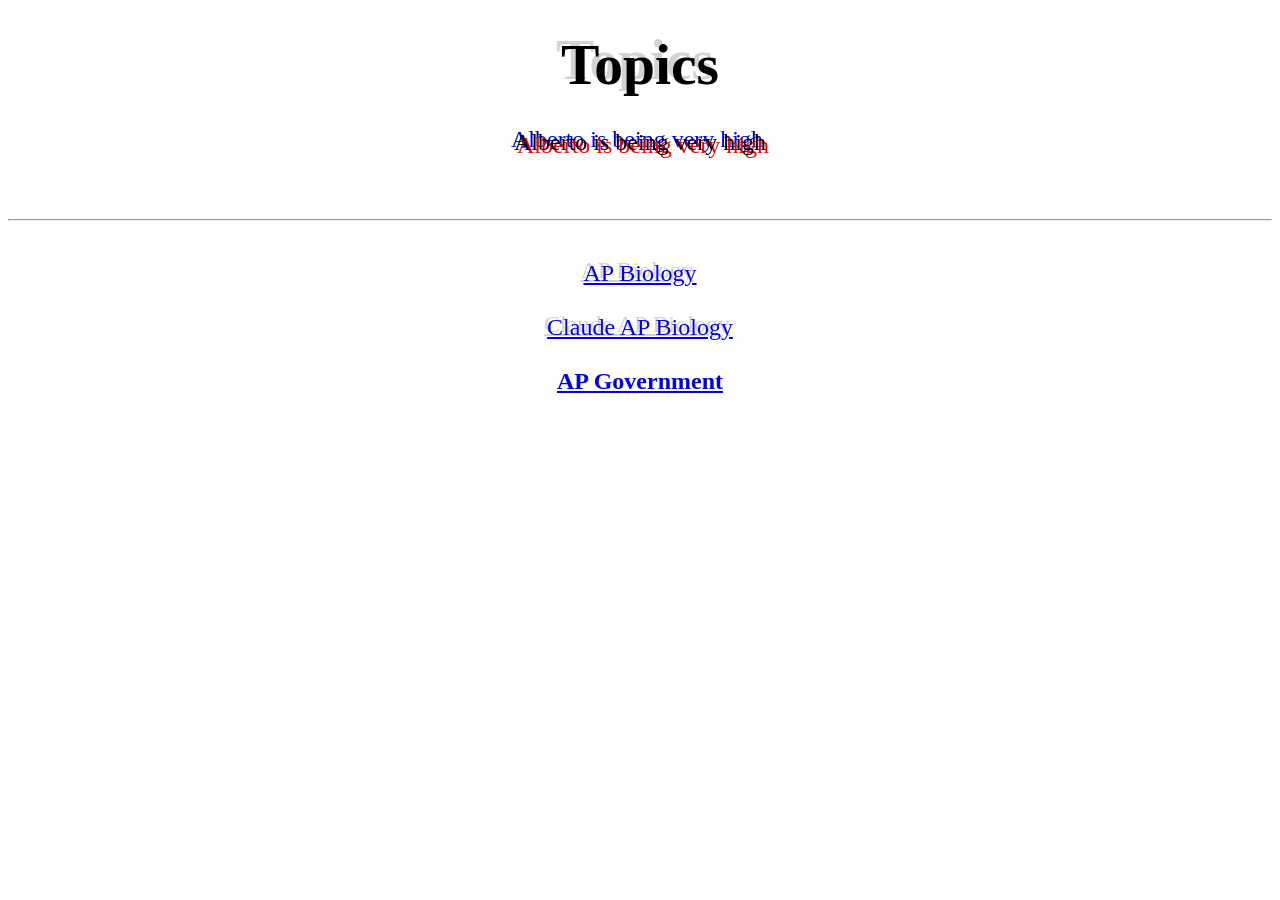
<file: index.html>
<!DOCTYPE html>
<html>
    <head>
        <link rel="stylesheet" href="index.css">
        <title>
        Reviews Topics
        </title>
        <h1 id="Topic"><big><b>Topics</b></big></h1>
        <p id="alberto">
            Alberto is being very high
        </p>
    </head>
    <br>
    <hr>
    <br>
    <body>
        <a href="APBioUnits/APBioMain.html" target="_blank" title="AP Biology Units" id="Bio">
            AP Biology
        </a>
        <br>
        <br>
        <a href="file:///C:/Unity/Projects/Website/ap_biology_study_guide.html" target="_blank" title="Claude AP Biology" id="Claude">
            Claude AP Biology
        </a>
        <br>
        <br>
        <a href="ap_government_study_guide.html" target="_blank" title="AP Government" id="Gov">
            <b>AP Government</b>
        </a>
    </body>
</html>
</file>
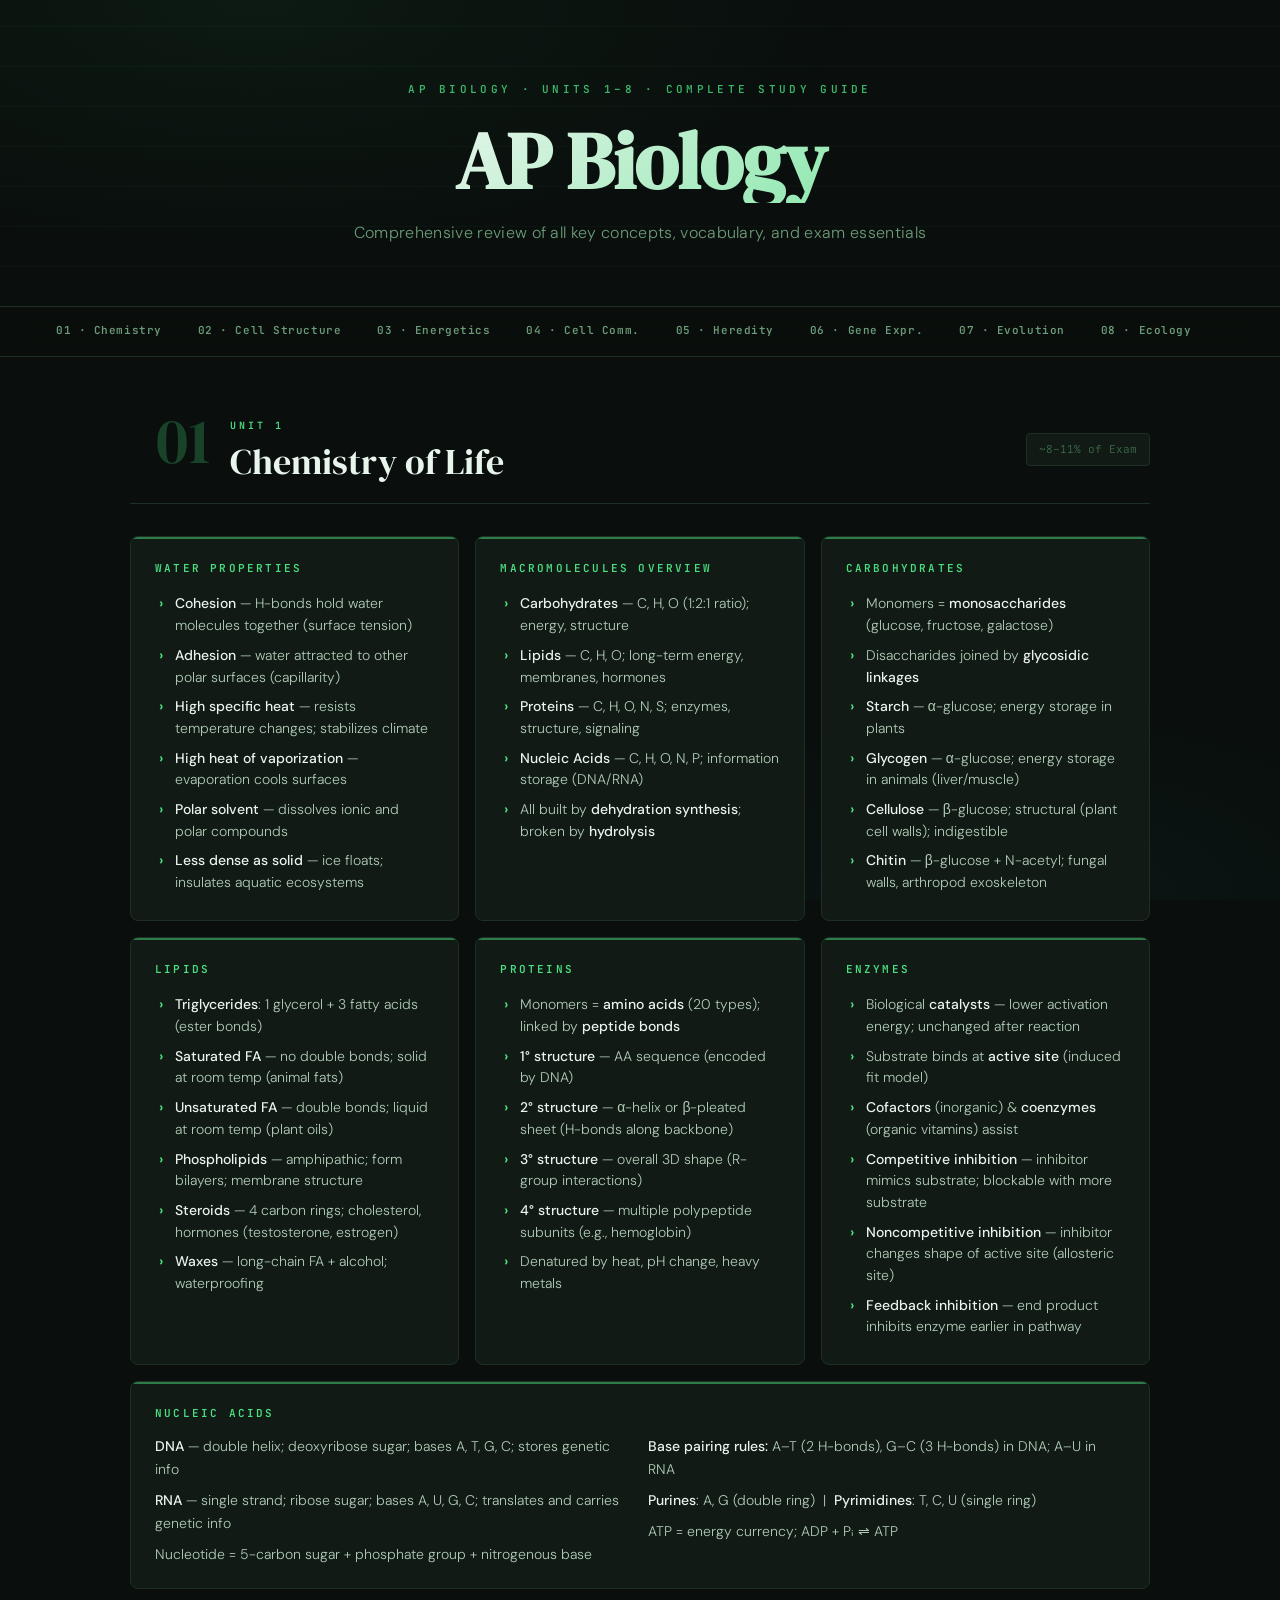
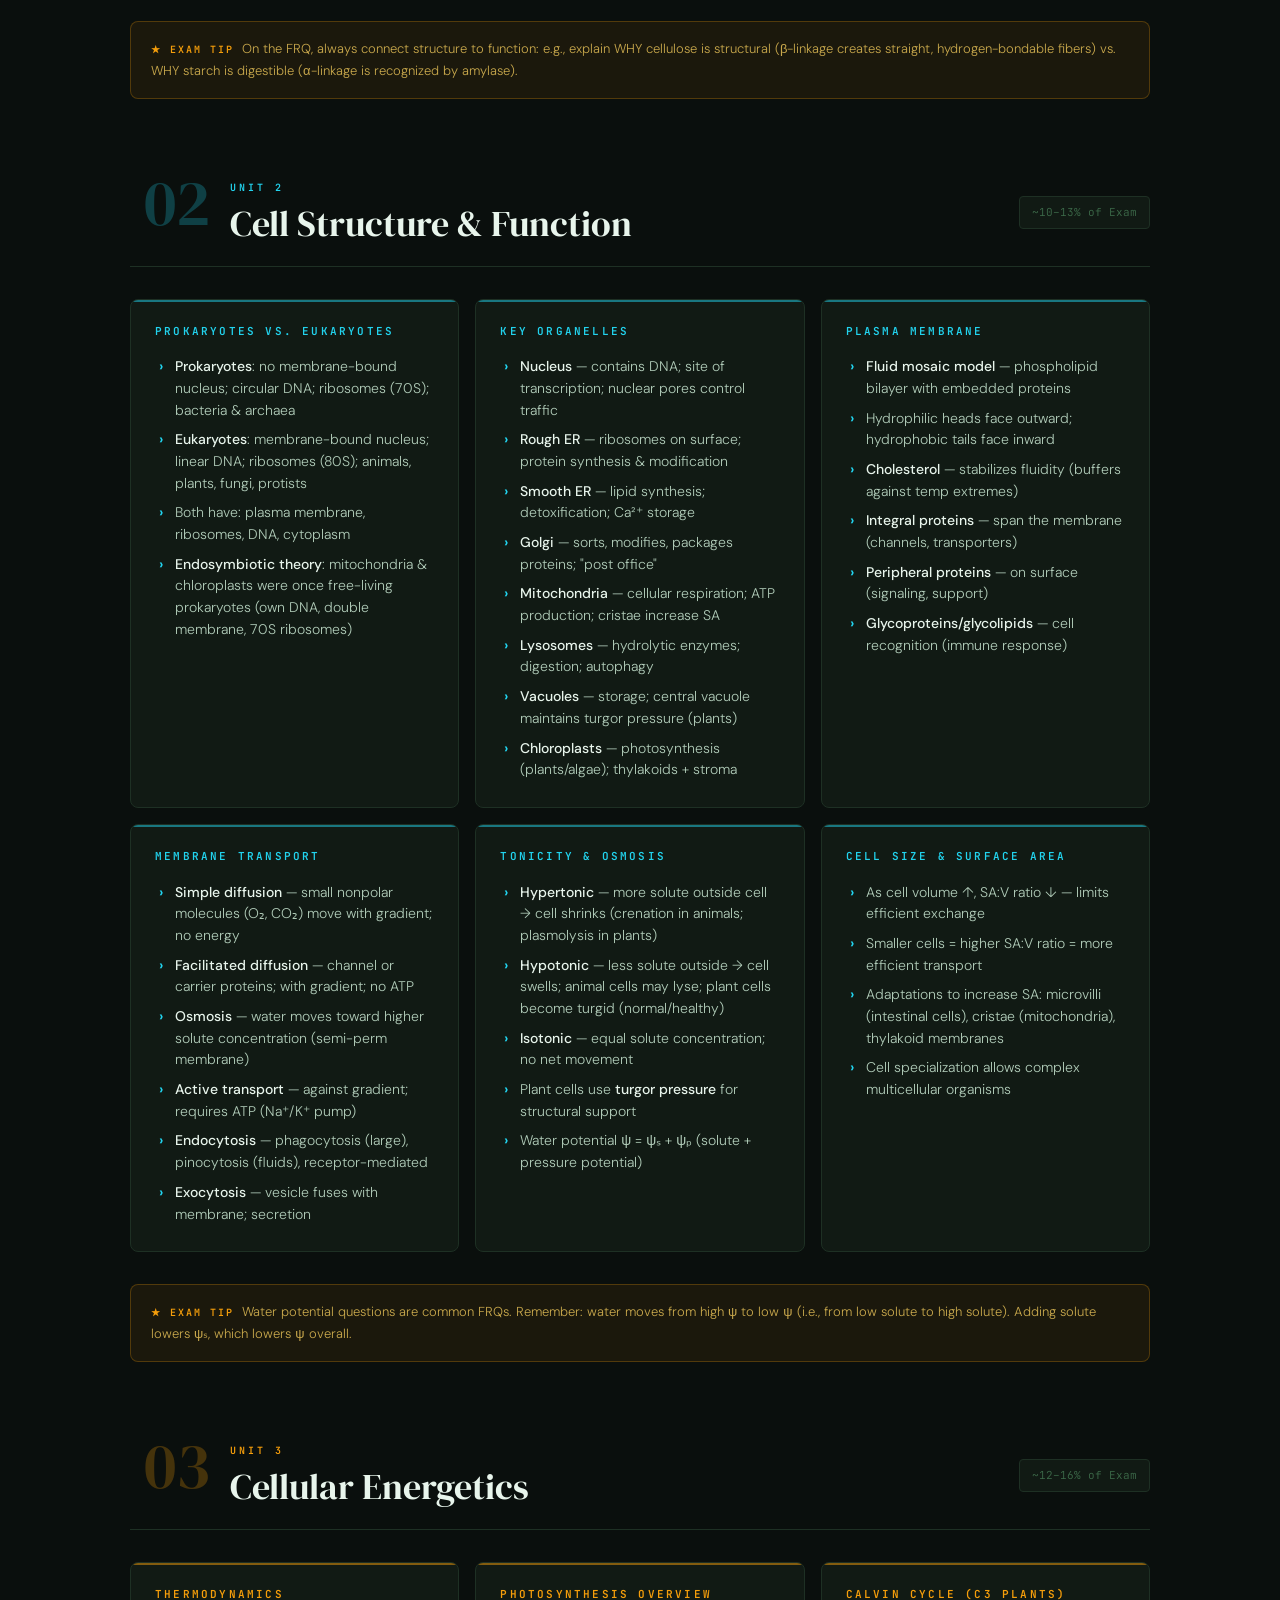
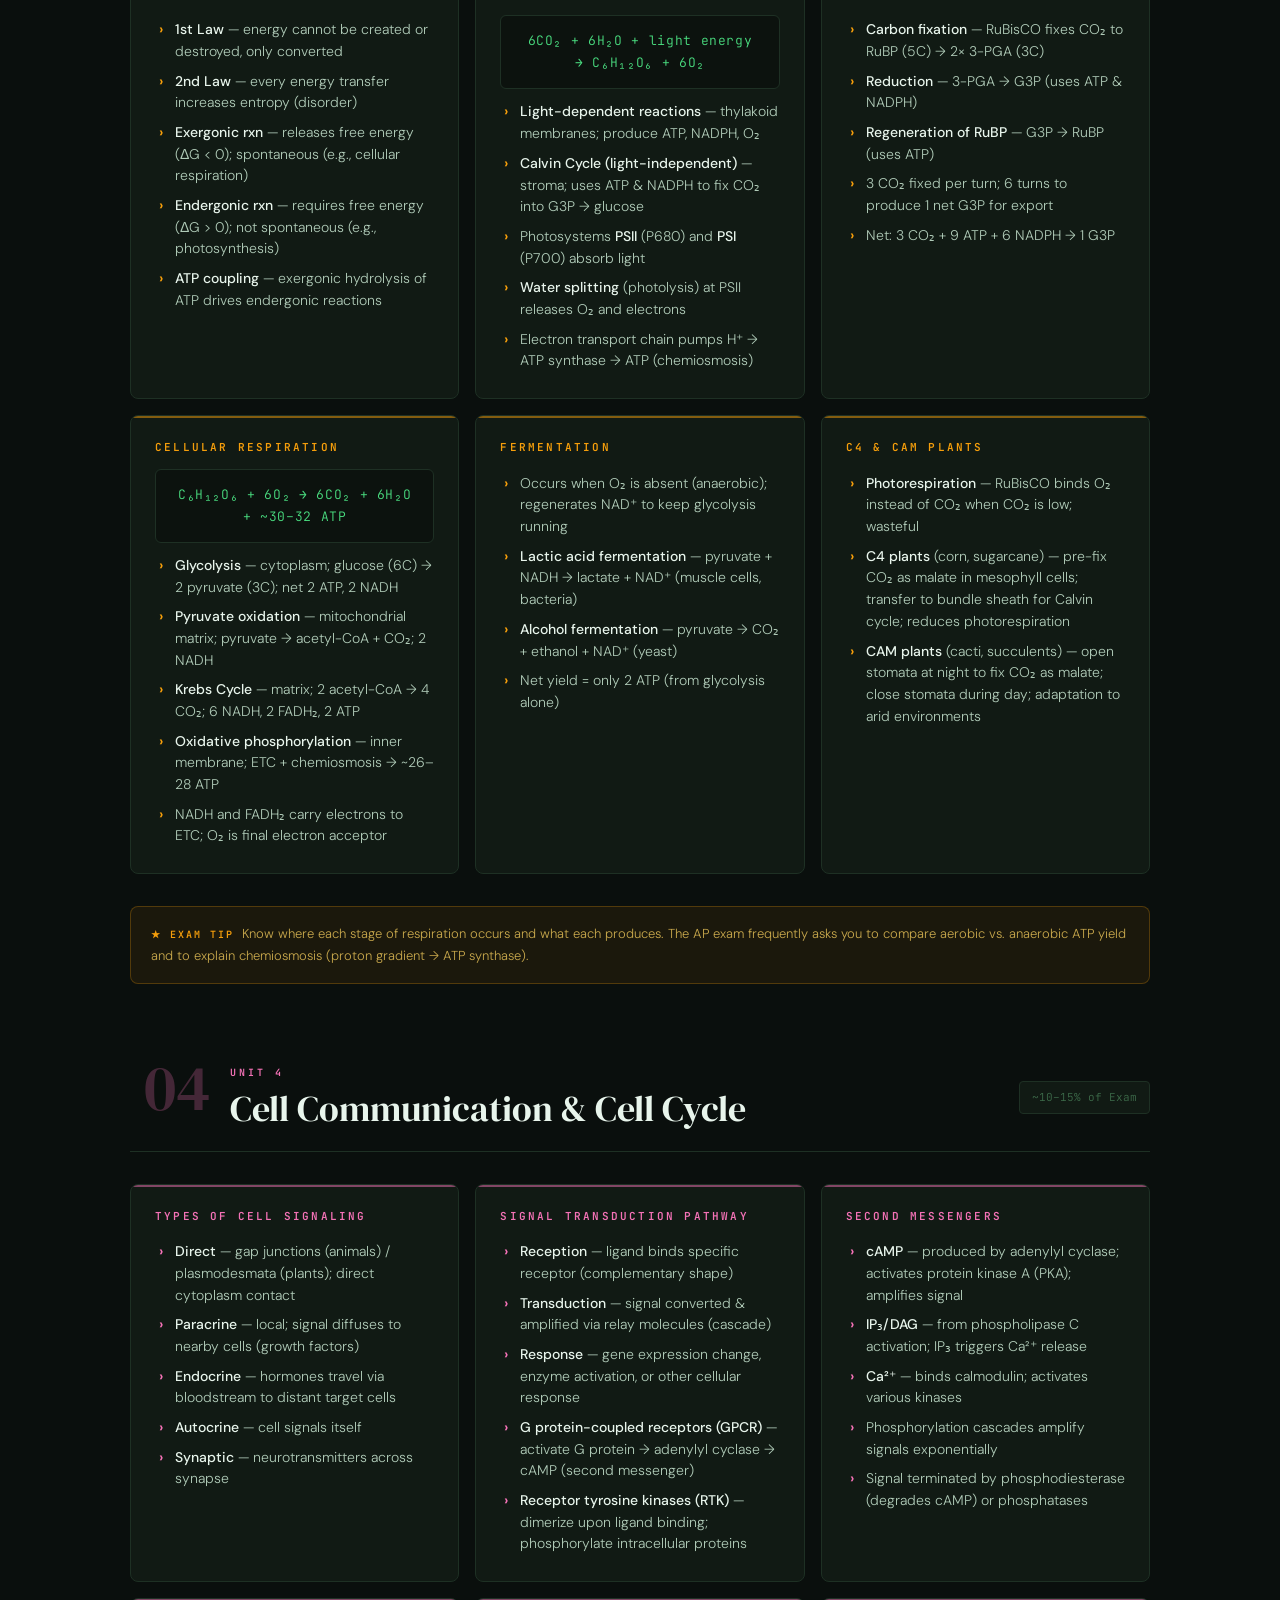
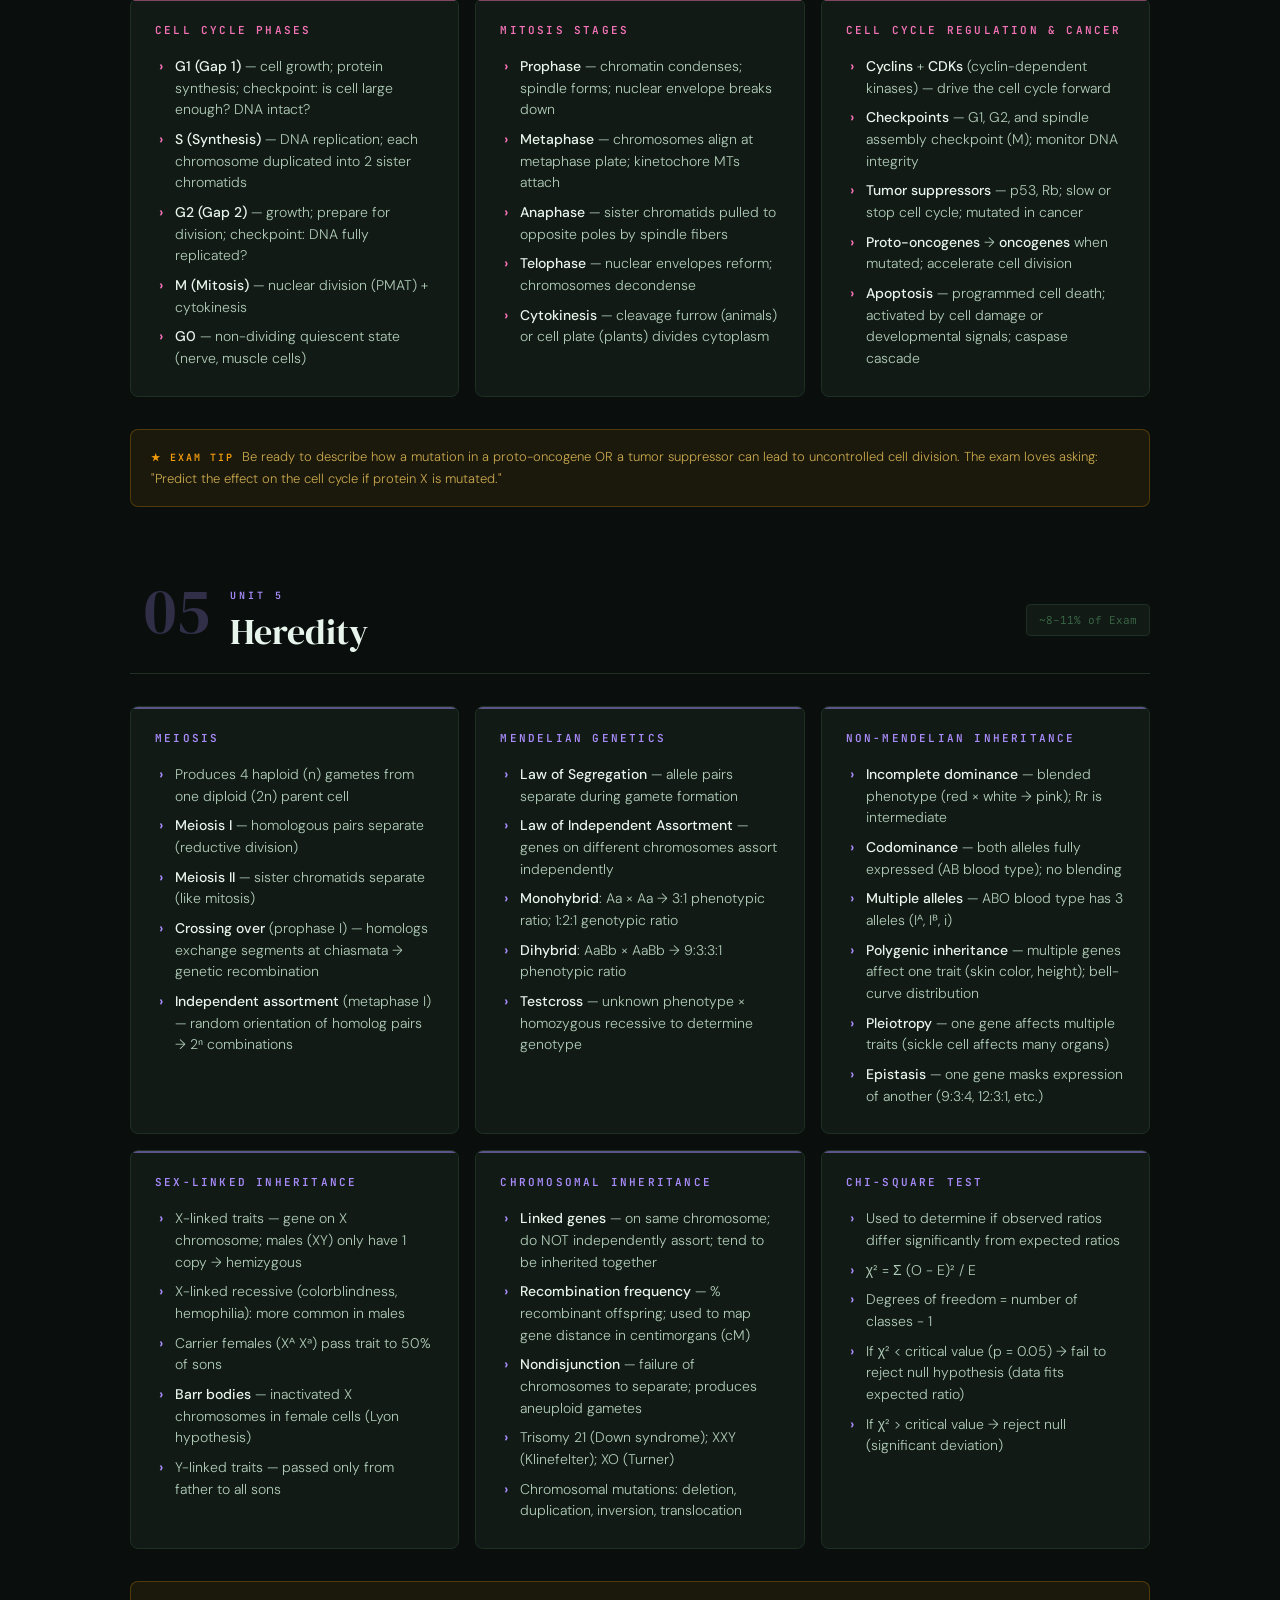
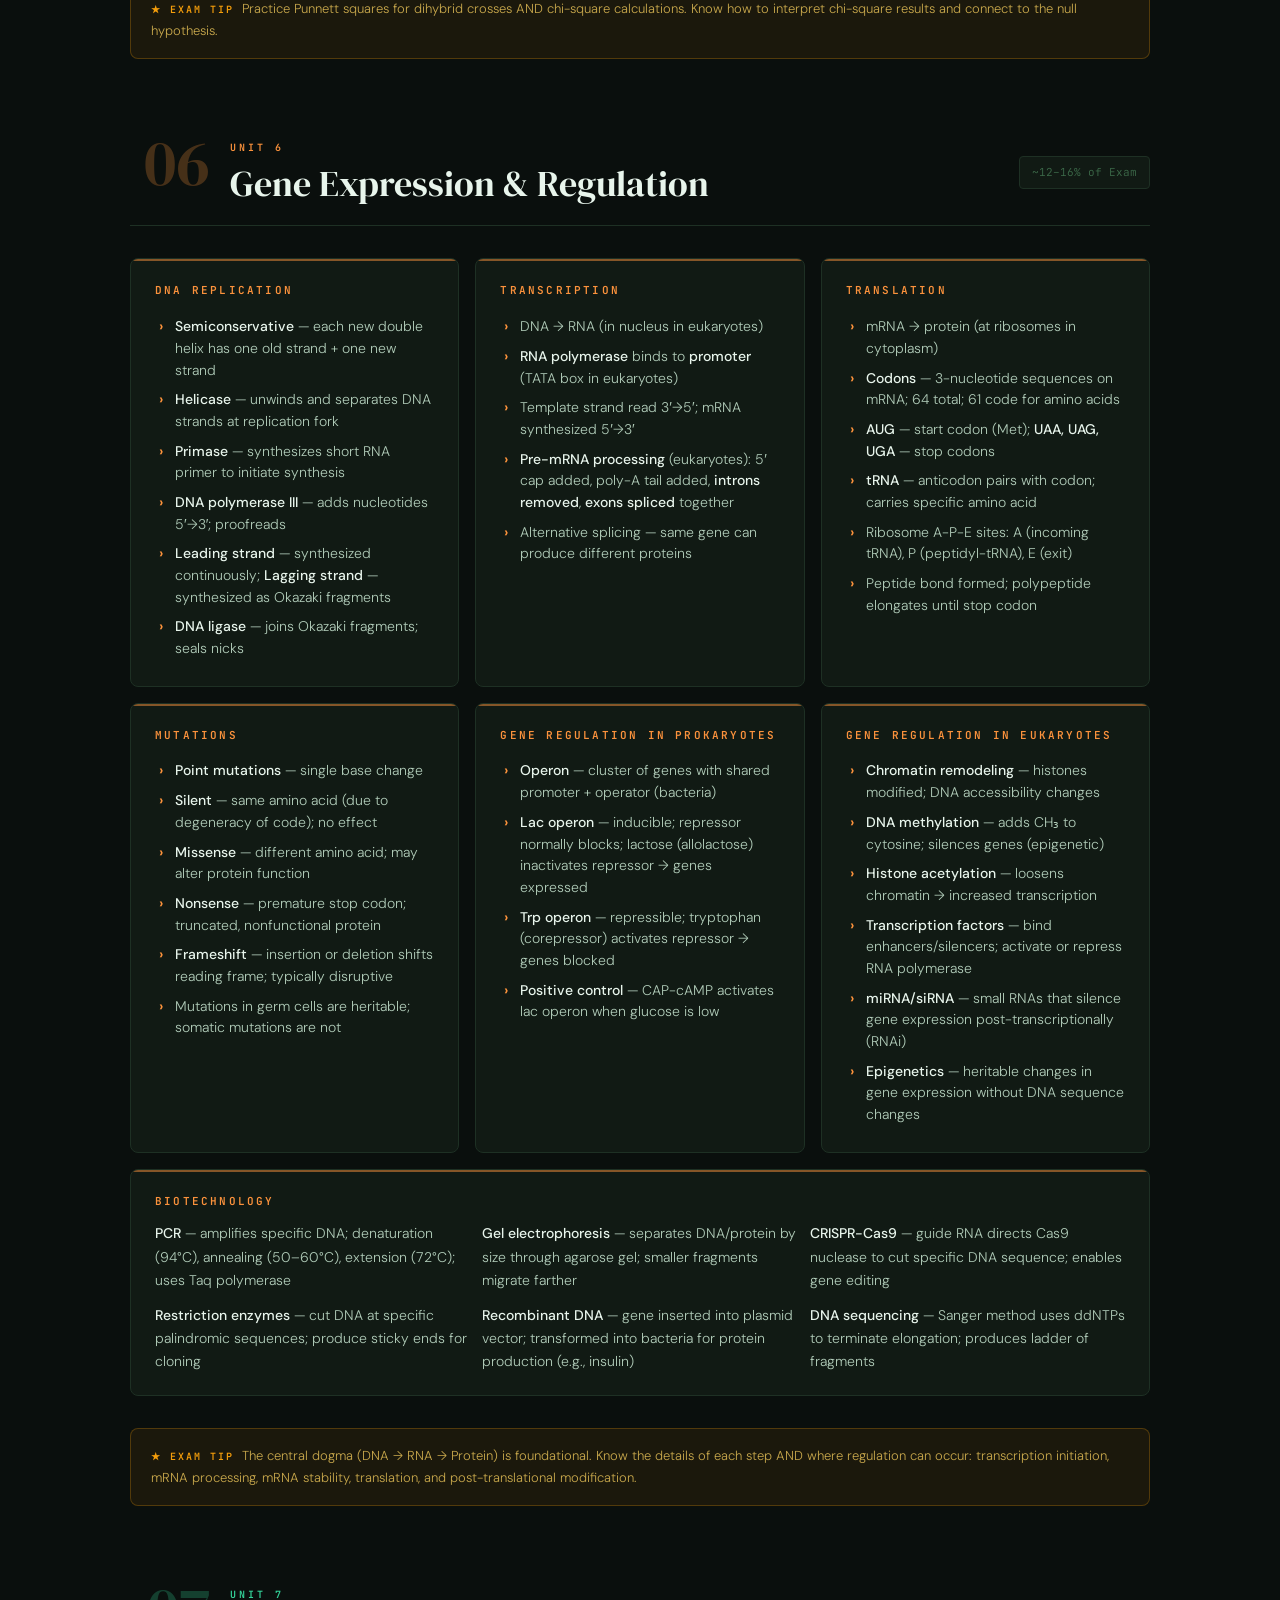
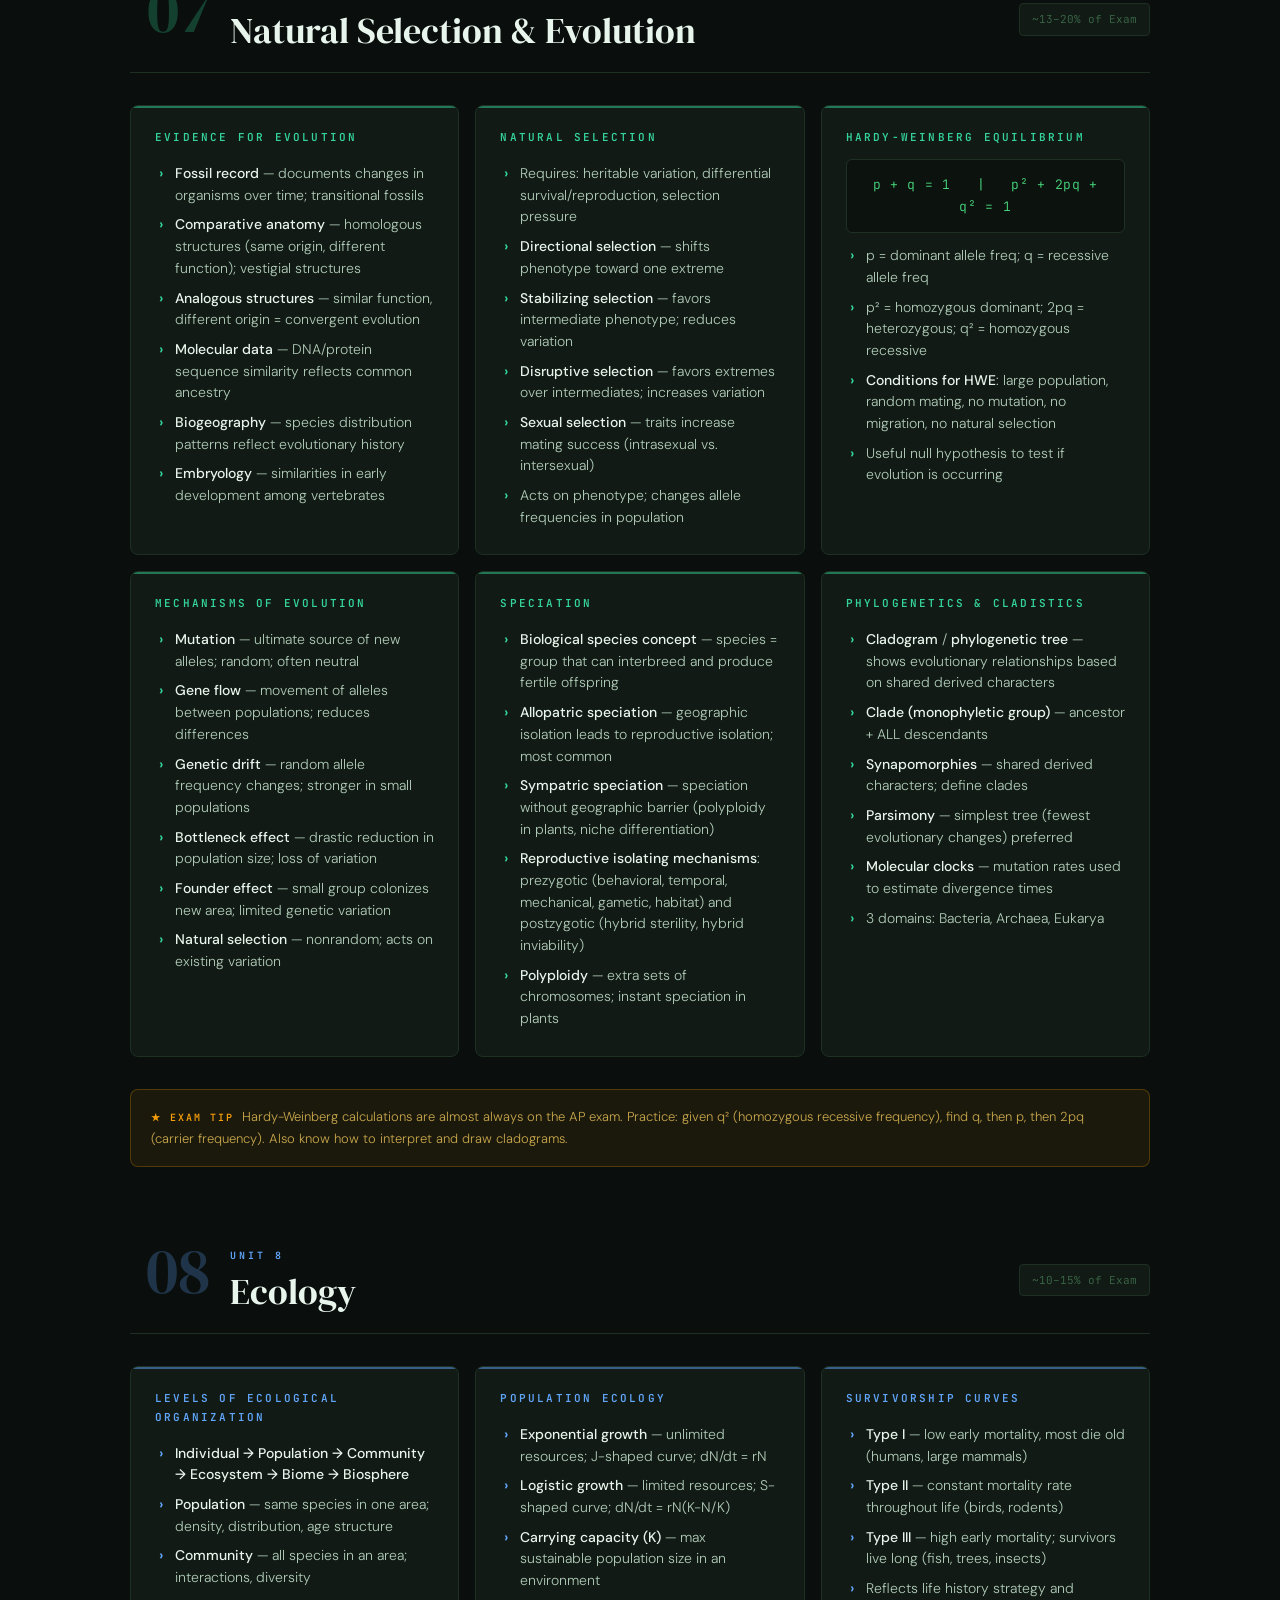
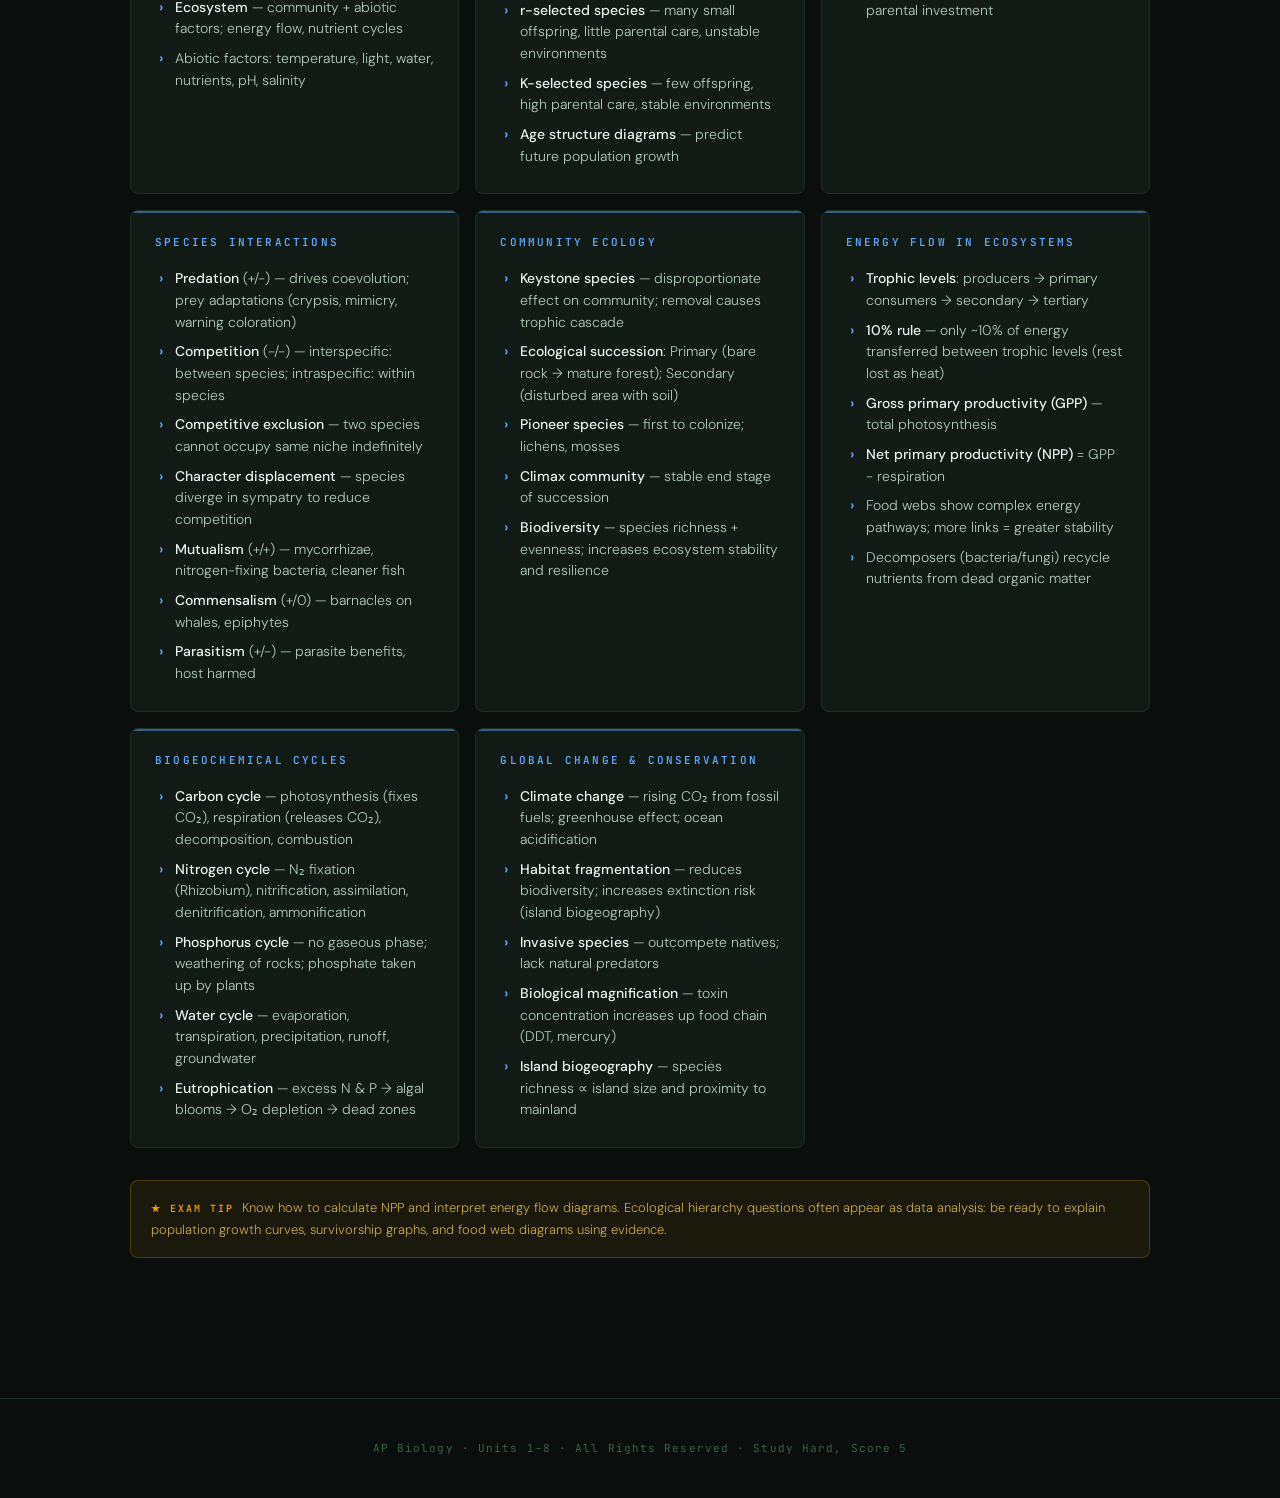
<file: ap_biology_study_guide.html>
<!DOCTYPE html>
<html lang="en">
<head>
<meta charset="UTF-8">
<meta name="viewport" content="width=device-width, initial-scale=1.0">
<title>AP Biology — Complete Study Guide</title>
<link href="https://fonts.googleapis.com/css2?family=DM+Serif+Display:ital@0;1&family=JetBrains+Mono:wght@400;600&family=DM+Sans:ital,wght@0,300;0,400;0,500;0,700;1,300&display=swap" rel="stylesheet">
<style>
  :root {
    --bg: #0a0f0d;
    --surface: #111a14;
    --surface2: #162019;
    --border: #1e3024;
    --accent: #4ade80;
    --accent2: #22d3ee;
    --accent3: #f59e0b;
    --accent4: #f472b6;
    --accent5: #a78bfa;
    --accent6: #fb923c;
    --accent7: #34d399;
    --accent8: #60a5fa;
    --text: #e8f5ec;
    --text-muted: #6b9b78;
    --text-dim: #3d6b4a;
  }

  * { box-sizing: border-box; margin: 0; padding: 0; }

  body {
    background: var(--bg);
    color: var(--text);
    font-family: 'DM Sans', sans-serif;
    font-weight: 300;
    line-height: 1.7;
    overflow-x: hidden;
  }

  /* ─── BACKGROUND TEXTURE ─── */
  body::before {
    content: '';
    position: fixed;
    inset: 0;
    background-image:
      radial-gradient(ellipse 80% 50% at 20% 0%, rgba(74,222,128,0.05) 0%, transparent 60%),
      radial-gradient(ellipse 60% 40% at 80% 100%, rgba(34,211,238,0.04) 0%, transparent 60%);
    pointer-events: none;
    z-index: 0;
  }

  /* ─── HEADER ─── */
  header {
    position: relative;
    text-align: center;
    padding: 80px 40px 60px;
    border-bottom: 1px solid var(--border);
    overflow: hidden;
  }

  header::before {
    content: '';
    position: absolute;
    inset: 0;
    background: repeating-linear-gradient(
      0deg,
      transparent,
      transparent 39px,
      rgba(74,222,128,0.04) 39px,
      rgba(74,222,128,0.04) 40px
    );
  }

  .header-tag {
    font-family: 'JetBrains Mono', monospace;
    font-size: 11px;
    font-weight: 600;
    letter-spacing: 0.3em;
    color: var(--accent);
    text-transform: uppercase;
    margin-bottom: 20px;
    opacity: 0.8;
  }

  h1 {
    font-family: 'DM Serif Display', serif;
    font-size: clamp(42px, 7vw, 80px);
    line-height: 1.05;
    letter-spacing: -1px;
    background: linear-gradient(135deg, #e8f5ec 30%, var(--accent) 100%);
    -webkit-background-clip: text;
    -webkit-text-fill-color: transparent;
    background-clip: text;
    margin-bottom: 16px;
  }

  .subtitle {
    font-size: 16px;
    color: var(--text-muted);
    font-weight: 300;
    letter-spacing: 0.02em;
  }

  /* ─── NAV ─── */
  nav {
    position: sticky;
    top: 0;
    z-index: 100;
    background: rgba(10,15,13,0.92);
    backdrop-filter: blur(12px);
    border-bottom: 1px solid var(--border);
    padding: 0 40px;
    display: flex;
    gap: 4px;
    overflow-x: auto;
    scrollbar-width: none;
  }
  nav::-webkit-scrollbar { display: none; }

  nav a {
    text-decoration: none;
    font-family: 'JetBrains Mono', monospace;
    font-size: 11px;
    font-weight: 600;
    letter-spacing: 0.05em;
    color: var(--text-muted);
    padding: 14px 16px;
    white-space: nowrap;
    border-bottom: 2px solid transparent;
    transition: all 0.2s;
  }
  nav a:hover { color: var(--text); border-bottom-color: var(--accent); }

  /* ─── MAIN ─── */
  main {
    max-width: 1100px;
    margin: 0 auto;
    padding: 60px 40px;
    position: relative;
    z-index: 1;
  }

  /* ─── UNIT SECTION ─── */
  .unit {
    margin-bottom: 80px;
    opacity: 0;
    transform: translateY(24px);
    animation: fadeUp 0.5s ease forwards;
  }
  .unit:nth-child(1) { animation-delay: 0.05s; }
  .unit:nth-child(2) { animation-delay: 0.10s; }
  .unit:nth-child(3) { animation-delay: 0.15s; }
  .unit:nth-child(4) { animation-delay: 0.20s; }
  .unit:nth-child(5) { animation-delay: 0.25s; }
  .unit:nth-child(6) { animation-delay: 0.30s; }
  .unit:nth-child(7) { animation-delay: 0.35s; }
  .unit:nth-child(8) { animation-delay: 0.40s; }

  @keyframes fadeUp {
    to { opacity: 1; transform: translateY(0); }
  }

  .unit-header {
    display: flex;
    align-items: flex-start;
    gap: 20px;
    margin-bottom: 32px;
    padding-bottom: 20px;
    border-bottom: 1px solid var(--border);
  }

  .unit-number {
    font-family: 'DM Serif Display', serif;
    font-size: 64px;
    line-height: 1;
    color: var(--unit-color);
    opacity: 0.25;
    min-width: 80px;
    text-align: right;
    margin-top: -8px;
  }

  .unit-title-block {}

  .unit-label {
    font-family: 'JetBrains Mono', monospace;
    font-size: 10px;
    font-weight: 600;
    letter-spacing: 0.3em;
    text-transform: uppercase;
    color: var(--unit-color);
    margin-bottom: 6px;
  }

  h2 {
    font-family: 'DM Serif Display', serif;
    font-size: clamp(24px, 3.5vw, 36px);
    font-weight: 400;
    color: var(--text);
    line-height: 1.2;
  }

  .unit-weight {
    margin-left: auto;
    font-family: 'JetBrains Mono', monospace;
    font-size: 11px;
    color: var(--text-dim);
    background: var(--surface);
    border: 1px solid var(--border);
    padding: 6px 12px;
    border-radius: 4px;
    white-space: nowrap;
    align-self: center;
  }

  /* ─── GRID ─── */
  .grid {
    display: grid;
    grid-template-columns: repeat(auto-fill, minmax(300px, 1fr));
    gap: 16px;
    margin-bottom: 16px;
  }

  /* ─── CARDS ─── */
  .card {
    background: var(--surface);
    border: 1px solid var(--border);
    border-radius: 8px;
    padding: 22px 24px;
    position: relative;
    overflow: hidden;
    transition: border-color 0.2s, transform 0.2s;
  }
  .card:hover {
    border-color: var(--unit-color);
    transform: translateY(-2px);
  }
  .card::before {
    content: '';
    position: absolute;
    top: 0; left: 0; right: 0;
    height: 2px;
    background: var(--unit-color);
    opacity: 0.5;
  }

  .card-title {
    font-family: 'JetBrains Mono', monospace;
    font-size: 11px;
    font-weight: 600;
    letter-spacing: 0.2em;
    text-transform: uppercase;
    color: var(--unit-color);
    margin-bottom: 12px;
  }

  .card p {
    font-size: 14px;
    color: #b0cbb8;
    line-height: 1.65;
    margin-bottom: 8px;
  }
  .card p:last-child { margin-bottom: 0; }

  ul.bullet {
    list-style: none;
    padding: 0;
  }
  ul.bullet li {
    font-size: 14px;
    color: #b0cbb8;
    padding: 4px 0 4px 20px;
    position: relative;
    line-height: 1.55;
  }
  ul.bullet li::before {
    content: '›';
    position: absolute;
    left: 4px;
    color: var(--unit-color);
    font-weight: 700;
  }

  strong {
    color: var(--text);
    font-weight: 500;
  }

  /* ─── TERM GRID ─── */
  .term-grid {
    display: grid;
    grid-template-columns: repeat(auto-fill, minmax(220px, 1fr));
    gap: 10px;
  }

  .term {
    background: var(--surface2);
    border: 1px solid var(--border);
    border-left: 3px solid var(--unit-color);
    border-radius: 0 6px 6px 0;
    padding: 10px 14px;
  }
  .term-name {
    font-family: 'JetBrains Mono', monospace;
    font-size: 12px;
    font-weight: 600;
    color: var(--unit-color);
    margin-bottom: 3px;
  }
  .term-def {
    font-size: 12px;
    color: #8aac92;
    line-height: 1.4;
  }

  /* ─── FORMULA BOX ─── */
  .formula-box {
    background: rgba(0,0,0,0.3);
    border: 1px solid var(--border);
    border-radius: 6px;
    padding: 14px 18px;
    font-family: 'JetBrains Mono', monospace;
    font-size: 13px;
    color: var(--accent);
    margin: 8px 0;
    text-align: center;
    letter-spacing: 0.05em;
  }

  /* ─── WIDE CARD ─── */
  .card-wide {
    grid-column: 1 / -1;
  }

  /* ─── DIVIDER ─── */
  .section-divider {
    font-family: 'JetBrains Mono', monospace;
    font-size: 10px;
    letter-spacing: 0.3em;
    text-transform: uppercase;
    color: var(--text-dim);
    margin: 28px 0 16px;
    display: flex;
    align-items: center;
    gap: 12px;
  }
  .section-divider::after {
    content: '';
    flex: 1;
    height: 1px;
    background: var(--border);
  }

  /* ─── EXAM TIP ─── */
  .exam-tip {
    background: rgba(245,158,11,0.07);
    border: 1px solid rgba(245,158,11,0.25);
    border-radius: 8px;
    padding: 16px 20px;
    margin-top: 16px;
    font-size: 13px;
    color: #c9a84c;
    grid-column: 1 / -1;
  }
  .exam-tip::before {
    content: '★ EXAM TIP  ';
    font-family: 'JetBrains Mono', monospace;
    font-weight: 600;
    font-size: 10px;
    letter-spacing: 0.2em;
    color: var(--accent3);
  }

  /* ─── FOOTER ─── */
  footer {
    text-align: center;
    padding: 40px;
    border-top: 1px solid var(--border);
    font-family: 'JetBrains Mono', monospace;
    font-size: 11px;
    color: var(--text-dim);
    letter-spacing: 0.1em;
    position: relative;
    z-index: 1;
  }

  /* ─── SCROLLBAR ─── */
  ::-webkit-scrollbar { width: 6px; }
  ::-webkit-scrollbar-track { background: var(--bg); }
  ::-webkit-scrollbar-thumb { background: var(--border); border-radius: 3px; }

  /* ─── UNIT COLOR OVERRIDES ─── */
  .u1 { --unit-color: #4ade80; }
  .u2 { --unit-color: #22d3ee; }
  .u3 { --unit-color: #f59e0b; }
  .u4 { --unit-color: #f472b6; }
  .u5 { --unit-color: #a78bfa; }
  .u6 { --unit-color: #fb923c; }
  .u7 { --unit-color: #34d399; }
  .u8 { --unit-color: #60a5fa; }
</style>
</head>
<body>

<header>
  <div class="header-tag">AP Biology · Units 1–8 · Complete Study Guide</div>
  <h1>AP Biology</h1>
  <p class="subtitle">Comprehensive review of all key concepts, vocabulary, and exam essentials</p>
</header>

<nav>
  <a href="#u1">01 · Chemistry</a>
  <a href="#u2">02 · Cell Structure</a>
  <a href="#u3">03 · Energetics</a>
  <a href="#u4">04 · Cell Comm.</a>
  <a href="#u5">05 · Heredity</a>
  <a href="#u6">06 · Gene Expr.</a>
  <a href="#u7">07 · Evolution</a>
  <a href="#u8">08 · Ecology</a>
</nav>

<main>

<!-- ════════════════════════════════════════════════
     UNIT 1: CHEMISTRY OF LIFE
════════════════════════════════════════════════ -->
<section class="unit u1" id="u1">
  <div class="unit-header">
    <div class="unit-number">01</div>
    <div class="unit-title-block">
      <div class="unit-label">Unit 1</div>
      <h2>Chemistry of Life</h2>
    </div>
    <div class="unit-weight">~8–11% of Exam</div>
  </div>

  <div class="grid">
    <div class="card">
      <div class="card-title">Water Properties</div>
      <ul class="bullet">
        <li><strong>Cohesion</strong> — H-bonds hold water molecules together (surface tension)</li>
        <li><strong>Adhesion</strong> — water attracted to other polar surfaces (capillarity)</li>
        <li><strong>High specific heat</strong> — resists temperature changes; stabilizes climate</li>
        <li><strong>High heat of vaporization</strong> — evaporation cools surfaces</li>
        <li><strong>Polar solvent</strong> — dissolves ionic and polar compounds</li>
        <li><strong>Less dense as solid</strong> — ice floats; insulates aquatic ecosystems</li>
      </ul>
    </div>

    <div class="card">
      <div class="card-title">Macromolecules Overview</div>
      <ul class="bullet">
        <li><strong>Carbohydrates</strong> — C, H, O (1:2:1 ratio); energy, structure</li>
        <li><strong>Lipids</strong> — C, H, O; long-term energy, membranes, hormones</li>
        <li><strong>Proteins</strong> — C, H, O, N, S; enzymes, structure, signaling</li>
        <li><strong>Nucleic Acids</strong> — C, H, O, N, P; information storage (DNA/RNA)</li>
        <li>All built by <strong>dehydration synthesis</strong>; broken by <strong>hydrolysis</strong></li>
      </ul>
    </div>

    <div class="card">
      <div class="card-title">Carbohydrates</div>
      <ul class="bullet">
        <li>Monomers = <strong>monosaccharides</strong> (glucose, fructose, galactose)</li>
        <li>Disaccharides joined by <strong>glycosidic linkages</strong></li>
        <li><strong>Starch</strong> — α-glucose; energy storage in plants</li>
        <li><strong>Glycogen</strong> — α-glucose; energy storage in animals (liver/muscle)</li>
        <li><strong>Cellulose</strong> — β-glucose; structural (plant cell walls); indigestible</li>
        <li><strong>Chitin</strong> — β-glucose + N-acetyl; fungal walls, arthropod exoskeleton</li>
      </ul>
    </div>

    <div class="card">
      <div class="card-title">Lipids</div>
      <ul class="bullet">
        <li><strong>Triglycerides</strong>: 1 glycerol + 3 fatty acids (ester bonds)</li>
        <li><strong>Saturated FA</strong> — no double bonds; solid at room temp (animal fats)</li>
        <li><strong>Unsaturated FA</strong> — double bonds; liquid at room temp (plant oils)</li>
        <li><strong>Phospholipids</strong> — amphipathic; form bilayers; membrane structure</li>
        <li><strong>Steroids</strong> — 4 carbon rings; cholesterol, hormones (testosterone, estrogen)</li>
        <li><strong>Waxes</strong> — long-chain FA + alcohol; waterproofing</li>
      </ul>
    </div>

    <div class="card">
      <div class="card-title">Proteins</div>
      <ul class="bullet">
        <li>Monomers = <strong>amino acids</strong> (20 types); linked by <strong>peptide bonds</strong></li>
        <li><strong>1° structure</strong> — AA sequence (encoded by DNA)</li>
        <li><strong>2° structure</strong> — α-helix or β-pleated sheet (H-bonds along backbone)</li>
        <li><strong>3° structure</strong> — overall 3D shape (R-group interactions)</li>
        <li><strong>4° structure</strong> — multiple polypeptide subunits (e.g., hemoglobin)</li>
        <li>Denatured by heat, pH change, heavy metals</li>
      </ul>
    </div>

    <div class="card">
      <div class="card-title">Enzymes</div>
      <ul class="bullet">
        <li>Biological <strong>catalysts</strong> — lower activation energy; unchanged after reaction</li>
        <li>Substrate binds at <strong>active site</strong> (induced fit model)</li>
        <li><strong>Cofactors</strong> (inorganic) & <strong>coenzymes</strong> (organic vitamins) assist</li>
        <li><strong>Competitive inhibition</strong> — inhibitor mimics substrate; blockable with more substrate</li>
        <li><strong>Noncompetitive inhibition</strong> — inhibitor changes shape of active site (allosteric site)</li>
        <li><strong>Feedback inhibition</strong> — end product inhibits enzyme earlier in pathway</li>
      </ul>
    </div>

    <div class="card card-wide">
      <div class="card-title">Nucleic Acids</div>
      <div class="grid" style="grid-template-columns:1fr 1fr; margin:0;">
        <div>
          <p><strong>DNA</strong> — double helix; deoxyribose sugar; bases A, T, G, C; stores genetic info</p>
          <p><strong>RNA</strong> — single strand; ribose sugar; bases A, U, G, C; translates and carries genetic info</p>
          <p>Nucleotide = 5-carbon sugar + phosphate group + nitrogenous base</p>
        </div>
        <div>
          <p><strong>Base pairing rules:</strong> A–T (2 H-bonds), G–C (3 H-bonds) in DNA; A–U in RNA</p>
          <p><strong>Purines</strong>: A, G (double ring) &nbsp;|&nbsp; <strong>Pyrimidines</strong>: T, C, U (single ring)</p>
          <p>ATP = energy currency; ADP + Pᵢ ⇌ ATP</p>
        </div>
      </div>
    </div>

    <div class="exam-tip">
      On the FRQ, always connect structure to function: e.g., explain WHY cellulose is structural (β-linkage creates straight, hydrogen-bondable fibers) vs. WHY starch is digestible (α-linkage is recognized by amylase).
    </div>
  </div>
</section>

<!-- ════════════════════════════════════════════════
     UNIT 2: CELL STRUCTURE AND FUNCTION
════════════════════════════════════════════════ -->
<section class="unit u2" id="u2">
  <div class="unit-header">
    <div class="unit-number">02</div>
    <div class="unit-title-block">
      <div class="unit-label">Unit 2</div>
      <h2>Cell Structure &amp; Function</h2>
    </div>
    <div class="unit-weight">~10–13% of Exam</div>
  </div>

  <div class="grid">
    <div class="card">
      <div class="card-title">Prokaryotes vs. Eukaryotes</div>
      <ul class="bullet">
        <li><strong>Prokaryotes</strong>: no membrane-bound nucleus; circular DNA; ribosomes (70S); bacteria & archaea</li>
        <li><strong>Eukaryotes</strong>: membrane-bound nucleus; linear DNA; ribosomes (80S); animals, plants, fungi, protists</li>
        <li>Both have: plasma membrane, ribosomes, DNA, cytoplasm</li>
        <li><strong>Endosymbiotic theory</strong>: mitochondria & chloroplasts were once free-living prokaryotes (own DNA, double membrane, 70S ribosomes)</li>
      </ul>
    </div>

    <div class="card">
      <div class="card-title">Key Organelles</div>
      <ul class="bullet">
        <li><strong>Nucleus</strong> — contains DNA; site of transcription; nuclear pores control traffic</li>
        <li><strong>Rough ER</strong> — ribosomes on surface; protein synthesis &amp; modification</li>
        <li><strong>Smooth ER</strong> — lipid synthesis; detoxification; Ca²⁺ storage</li>
        <li><strong>Golgi</strong> — sorts, modifies, packages proteins; "post office"</li>
        <li><strong>Mitochondria</strong> — cellular respiration; ATP production; cristae increase SA</li>
        <li><strong>Lysosomes</strong> — hydrolytic enzymes; digestion; autophagy</li>
        <li><strong>Vacuoles</strong> — storage; central vacuole maintains turgor pressure (plants)</li>
        <li><strong>Chloroplasts</strong> — photosynthesis (plants/algae); thylakoids + stroma</li>
      </ul>
    </div>

    <div class="card">
      <div class="card-title">Plasma Membrane</div>
      <ul class="bullet">
        <li><strong>Fluid mosaic model</strong> — phospholipid bilayer with embedded proteins</li>
        <li>Hydrophilic heads face outward; hydrophobic tails face inward</li>
        <li><strong>Cholesterol</strong> — stabilizes fluidity (buffers against temp extremes)</li>
        <li><strong>Integral proteins</strong> — span the membrane (channels, transporters)</li>
        <li><strong>Peripheral proteins</strong> — on surface (signaling, support)</li>
        <li><strong>Glycoproteins/glycolipids</strong> — cell recognition (immune response)</li>
      </ul>
    </div>

    <div class="card">
      <div class="card-title">Membrane Transport</div>
      <ul class="bullet">
        <li><strong>Simple diffusion</strong> — small nonpolar molecules (O₂, CO₂) move with gradient; no energy</li>
        <li><strong>Facilitated diffusion</strong> — channel or carrier proteins; with gradient; no ATP</li>
        <li><strong>Osmosis</strong> — water moves toward higher solute concentration (semi-perm membrane)</li>
        <li><strong>Active transport</strong> — against gradient; requires ATP (Na⁺/K⁺ pump)</li>
        <li><strong>Endocytosis</strong> — phagocytosis (large), pinocytosis (fluids), receptor-mediated</li>
        <li><strong>Exocytosis</strong> — vesicle fuses with membrane; secretion</li>
      </ul>
    </div>

    <div class="card">
      <div class="card-title">Tonicity &amp; Osmosis</div>
      <ul class="bullet">
        <li><strong>Hypertonic</strong> — more solute outside cell → cell shrinks (crenation in animals; plasmolysis in plants)</li>
        <li><strong>Hypotonic</strong> — less solute outside → cell swells; animal cells may lyse; plant cells become turgid (normal/healthy)</li>
        <li><strong>Isotonic</strong> — equal solute concentration; no net movement</li>
        <li>Plant cells use <strong>turgor pressure</strong> for structural support</li>
        <li>Water potential ψ = ψₛ + ψₚ (solute + pressure potential)</li>
      </ul>
    </div>

    <div class="card">
      <div class="card-title">Cell Size &amp; Surface Area</div>
      <ul class="bullet">
        <li>As cell volume ↑, SA:V ratio ↓ — limits efficient exchange</li>
        <li>Smaller cells = higher SA:V ratio = more efficient transport</li>
        <li>Adaptations to increase SA: microvilli (intestinal cells), cristae (mitochondria), thylakoid membranes</li>
        <li>Cell specialization allows complex multicellular organisms</li>
      </ul>
    </div>

    <div class="exam-tip">
      Water potential questions are common FRQs. Remember: water moves from high ψ to low ψ (i.e., from low solute to high solute). Adding solute lowers ψₛ, which lowers ψ overall.
    </div>
  </div>
</section>

<!-- ════════════════════════════════════════════════
     UNIT 3: CELLULAR ENERGETICS
════════════════════════════════════════════════ -->
<section class="unit u3" id="u3">
  <div class="unit-header">
    <div class="unit-number">03</div>
    <div class="unit-title-block">
      <div class="unit-label">Unit 3</div>
      <h2>Cellular Energetics</h2>
    </div>
    <div class="unit-weight">~12–16% of Exam</div>
  </div>

  <div class="grid">
    <div class="card">
      <div class="card-title">Thermodynamics</div>
      <ul class="bullet">
        <li><strong>1st Law</strong> — energy cannot be created or destroyed, only converted</li>
        <li><strong>2nd Law</strong> — every energy transfer increases entropy (disorder)</li>
        <li><strong>Exergonic rxn</strong> — releases free energy (ΔG < 0); spontaneous (e.g., cellular respiration)</li>
        <li><strong>Endergonic rxn</strong> — requires free energy (ΔG > 0); not spontaneous (e.g., photosynthesis)</li>
        <li><strong>ATP coupling</strong> — exergonic hydrolysis of ATP drives endergonic reactions</li>
      </ul>
    </div>

    <div class="card">
      <div class="card-title">Photosynthesis Overview</div>
      <div class="formula-box">6CO₂ + 6H₂O + light energy → C₆H₁₂O₆ + 6O₂</div>
      <ul class="bullet">
        <li><strong>Light-dependent reactions</strong> — thylakoid membranes; produce ATP, NADPH, O₂</li>
        <li><strong>Calvin Cycle (light-independent)</strong> — stroma; uses ATP &amp; NADPH to fix CO₂ into G3P → glucose</li>
        <li>Photosystems <strong>PSII</strong> (P680) and <strong>PSI</strong> (P700) absorb light</li>
        <li><strong>Water splitting</strong> (photolysis) at PSII releases O₂ and electrons</li>
        <li>Electron transport chain pumps H⁺ → ATP synthase → ATP (chemiosmosis)</li>
      </ul>
    </div>

    <div class="card">
      <div class="card-title">Calvin Cycle (C3 plants)</div>
      <ul class="bullet">
        <li><strong>Carbon fixation</strong> — RuBisCO fixes CO₂ to RuBP (5C) → 2× 3-PGA (3C)</li>
        <li><strong>Reduction</strong> — 3-PGA → G3P (uses ATP &amp; NADPH)</li>
        <li><strong>Regeneration of RuBP</strong> — G3P → RuBP (uses ATP)</li>
        <li>3 CO₂ fixed per turn; 6 turns to produce 1 net G3P for export</li>
        <li>Net: 3 CO₂ + 9 ATP + 6 NADPH → 1 G3P</li>
      </ul>
    </div>

    <div class="card">
      <div class="card-title">Cellular Respiration</div>
      <div class="formula-box">C₆H₁₂O₆ + 6O₂ → 6CO₂ + 6H₂O + ~30–32 ATP</div>
      <ul class="bullet">
        <li><strong>Glycolysis</strong> — cytoplasm; glucose (6C) → 2 pyruvate (3C); net 2 ATP, 2 NADH</li>
        <li><strong>Pyruvate oxidation</strong> — mitochondrial matrix; pyruvate → acetyl-CoA + CO₂; 2 NADH</li>
        <li><strong>Krebs Cycle</strong> — matrix; 2 acetyl-CoA → 4 CO₂; 6 NADH, 2 FADH₂, 2 ATP</li>
        <li><strong>Oxidative phosphorylation</strong> — inner membrane; ETC + chemiosmosis → ~26–28 ATP</li>
        <li>NADH and FADH₂ carry electrons to ETC; O₂ is final electron acceptor</li>
      </ul>
    </div>

    <div class="card">
      <div class="card-title">Fermentation</div>
      <ul class="bullet">
        <li>Occurs when O₂ is absent (anaerobic); regenerates NAD⁺ to keep glycolysis running</li>
        <li><strong>Lactic acid fermentation</strong> — pyruvate + NADH → lactate + NAD⁺ (muscle cells, bacteria)</li>
        <li><strong>Alcohol fermentation</strong> — pyruvate → CO₂ + ethanol + NAD⁺ (yeast)</li>
        <li>Net yield = only 2 ATP (from glycolysis alone)</li>
      </ul>
    </div>

    <div class="card">
      <div class="card-title">C4 &amp; CAM Plants</div>
      <ul class="bullet">
        <li><strong>Photorespiration</strong> — RuBisCO binds O₂ instead of CO₂ when CO₂ is low; wasteful</li>
        <li><strong>C4 plants</strong> (corn, sugarcane) — pre-fix CO₂ as malate in mesophyll cells; transfer to bundle sheath for Calvin cycle; reduces photorespiration</li>
        <li><strong>CAM plants</strong> (cacti, succulents) — open stomata at night to fix CO₂ as malate; close stomata during day; adaptation to arid environments</li>
      </ul>
    </div>

    <div class="exam-tip">
      Know where each stage of respiration occurs and what each produces. The AP exam frequently asks you to compare aerobic vs. anaerobic ATP yield and to explain chemiosmosis (proton gradient → ATP synthase).
    </div>
  </div>
</section>

<!-- ════════════════════════════════════════════════
     UNIT 4: CELL COMMUNICATION & CELL CYCLE
════════════════════════════════════════════════ -->
<section class="unit u4" id="u4">
  <div class="unit-header">
    <div class="unit-number">04</div>
    <div class="unit-title-block">
      <div class="unit-label">Unit 4</div>
      <h2>Cell Communication &amp; Cell Cycle</h2>
    </div>
    <div class="unit-weight">~10–15% of Exam</div>
  </div>

  <div class="grid">
    <div class="card">
      <div class="card-title">Types of Cell Signaling</div>
      <ul class="bullet">
        <li><strong>Direct</strong> — gap junctions (animals) / plasmodesmata (plants); direct cytoplasm contact</li>
        <li><strong>Paracrine</strong> — local; signal diffuses to nearby cells (growth factors)</li>
        <li><strong>Endocrine</strong> — hormones travel via bloodstream to distant target cells</li>
        <li><strong>Autocrine</strong> — cell signals itself</li>
        <li><strong>Synaptic</strong> — neurotransmitters across synapse</li>
      </ul>
    </div>

    <div class="card">
      <div class="card-title">Signal Transduction Pathway</div>
      <ul class="bullet">
        <li><strong>Reception</strong> — ligand binds specific receptor (complementary shape)</li>
        <li><strong>Transduction</strong> — signal converted &amp; amplified via relay molecules (cascade)</li>
        <li><strong>Response</strong> — gene expression change, enzyme activation, or other cellular response</li>
        <li><strong>G protein-coupled receptors (GPCR)</strong> — activate G protein → adenylyl cyclase → cAMP (second messenger)</li>
        <li><strong>Receptor tyrosine kinases (RTK)</strong> — dimerize upon ligand binding; phosphorylate intracellular proteins</li>
      </ul>
    </div>

    <div class="card">
      <div class="card-title">Second Messengers</div>
      <ul class="bullet">
        <li><strong>cAMP</strong> — produced by adenylyl cyclase; activates protein kinase A (PKA); amplifies signal</li>
        <li><strong>IP₃/DAG</strong> — from phospholipase C activation; IP₃ triggers Ca²⁺ release</li>
        <li><strong>Ca²⁺</strong> — binds calmodulin; activates various kinases</li>
        <li>Phosphorylation cascades amplify signals exponentially</li>
        <li>Signal terminated by phosphodiesterase (degrades cAMP) or phosphatases</li>
      </ul>
    </div>

    <div class="card">
      <div class="card-title">Cell Cycle Phases</div>
      <ul class="bullet">
        <li><strong>G1 (Gap 1)</strong> — cell growth; protein synthesis; checkpoint: is cell large enough? DNA intact?</li>
        <li><strong>S (Synthesis)</strong> — DNA replication; each chromosome duplicated into 2 sister chromatids</li>
        <li><strong>G2 (Gap 2)</strong> — growth; prepare for division; checkpoint: DNA fully replicated?</li>
        <li><strong>M (Mitosis)</strong> — nuclear division (PMAT) + cytokinesis</li>
        <li><strong>G0</strong> — non-dividing quiescent state (nerve, muscle cells)</li>
      </ul>
    </div>

    <div class="card">
      <div class="card-title">Mitosis Stages</div>
      <ul class="bullet">
        <li><strong>Prophase</strong> — chromatin condenses; spindle forms; nuclear envelope breaks down</li>
        <li><strong>Metaphase</strong> — chromosomes align at metaphase plate; kinetochore MTs attach</li>
        <li><strong>Anaphase</strong> — sister chromatids pulled to opposite poles by spindle fibers</li>
        <li><strong>Telophase</strong> — nuclear envelopes reform; chromosomes decondense</li>
        <li><strong>Cytokinesis</strong> — cleavage furrow (animals) or cell plate (plants) divides cytoplasm</li>
      </ul>
    </div>

    <div class="card">
      <div class="card-title">Cell Cycle Regulation &amp; Cancer</div>
      <ul class="bullet">
        <li><strong>Cyclins</strong> + <strong>CDKs</strong> (cyclin-dependent kinases) — drive the cell cycle forward</li>
        <li><strong>Checkpoints</strong> — G1, G2, and spindle assembly checkpoint (M); monitor DNA integrity</li>
        <li><strong>Tumor suppressors</strong> — p53, Rb; slow or stop cell cycle; mutated in cancer</li>
        <li><strong>Proto-oncogenes</strong> → <strong>oncogenes</strong> when mutated; accelerate cell division</li>
        <li><strong>Apoptosis</strong> — programmed cell death; activated by cell damage or developmental signals; caspase cascade</li>
      </ul>
    </div>

    <div class="exam-tip">
      Be ready to describe how a mutation in a proto-oncogene OR a tumor suppressor can lead to uncontrolled cell division. The exam loves asking: "Predict the effect on the cell cycle if protein X is mutated."
    </div>
  </div>
</section>

<!-- ════════════════════════════════════════════════
     UNIT 5: HEREDITY
════════════════════════════════════════════════ -->
<section class="unit u5" id="u5">
  <div class="unit-header">
    <div class="unit-number">05</div>
    <div class="unit-title-block">
      <div class="unit-label">Unit 5</div>
      <h2>Heredity</h2>
    </div>
    <div class="unit-weight">~8–11% of Exam</div>
  </div>

  <div class="grid">
    <div class="card">
      <div class="card-title">Meiosis</div>
      <ul class="bullet">
        <li>Produces 4 haploid (n) gametes from one diploid (2n) parent cell</li>
        <li><strong>Meiosis I</strong> — homologous pairs separate (reductive division)</li>
        <li><strong>Meiosis II</strong> — sister chromatids separate (like mitosis)</li>
        <li><strong>Crossing over</strong> (prophase I) — homologs exchange segments at chiasmata → genetic recombination</li>
        <li><strong>Independent assortment</strong> (metaphase I) — random orientation of homolog pairs → 2ⁿ combinations</li>
      </ul>
    </div>

    <div class="card">
      <div class="card-title">Mendelian Genetics</div>
      <ul class="bullet">
        <li><strong>Law of Segregation</strong> — allele pairs separate during gamete formation</li>
        <li><strong>Law of Independent Assortment</strong> — genes on different chromosomes assort independently</li>
        <li><strong>Monohybrid</strong>: Aa × Aa → 3:1 phenotypic ratio; 1:2:1 genotypic ratio</li>
        <li><strong>Dihybrid</strong>: AaBb × AaBb → 9:3:3:1 phenotypic ratio</li>
        <li><strong>Testcross</strong> — unknown phenotype × homozygous recessive to determine genotype</li>
      </ul>
    </div>

    <div class="card">
      <div class="card-title">Non-Mendelian Inheritance</div>
      <ul class="bullet">
        <li><strong>Incomplete dominance</strong> — blended phenotype (red × white → pink); Rr is intermediate</li>
        <li><strong>Codominance</strong> — both alleles fully expressed (AB blood type); no blending</li>
        <li><strong>Multiple alleles</strong> — ABO blood type has 3 alleles (Iᴬ, Iᴮ, i)</li>
        <li><strong>Polygenic inheritance</strong> — multiple genes affect one trait (skin color, height); bell-curve distribution</li>
        <li><strong>Pleiotropy</strong> — one gene affects multiple traits (sickle cell affects many organs)</li>
        <li><strong>Epistasis</strong> — one gene masks expression of another (9:3:4, 12:3:1, etc.)</li>
      </ul>
    </div>

    <div class="card">
      <div class="card-title">Sex-Linked Inheritance</div>
      <ul class="bullet">
        <li>X-linked traits — gene on X chromosome; males (XY) only have 1 copy → hemizygous</li>
        <li>X-linked recessive (colorblindness, hemophilia): more common in males</li>
        <li>Carrier females (Xᴬ Xᵃ) pass trait to 50% of sons</li>
        <li><strong>Barr bodies</strong> — inactivated X chromosomes in female cells (Lyon hypothesis)</li>
        <li>Y-linked traits — passed only from father to all sons</li>
      </ul>
    </div>

    <div class="card">
      <div class="card-title">Chromosomal Inheritance</div>
      <ul class="bullet">
        <li><strong>Linked genes</strong> — on same chromosome; do NOT independently assort; tend to be inherited together</li>
        <li><strong>Recombination frequency</strong> — % recombinant offspring; used to map gene distance in centimorgans (cM)</li>
        <li><strong>Nondisjunction</strong> — failure of chromosomes to separate; produces aneuploid gametes</li>
        <li>Trisomy 21 (Down syndrome); XXY (Klinefelter); XO (Turner)</li>
        <li>Chromosomal mutations: deletion, duplication, inversion, translocation</li>
      </ul>
    </div>

    <div class="card">
      <div class="card-title">Chi-Square Test</div>
      <ul class="bullet">
        <li>Used to determine if observed ratios differ significantly from expected ratios</li>
        <li>χ² = Σ (O − E)² / E</li>
        <li>Degrees of freedom = number of classes − 1</li>
        <li>If χ² &lt; critical value (p = 0.05) → fail to reject null hypothesis (data fits expected ratio)</li>
        <li>If χ² &gt; critical value → reject null (significant deviation)</li>
      </ul>
    </div>

    <div class="exam-tip">
      Practice Punnett squares for dihybrid crosses AND chi-square calculations. Know how to interpret chi-square results and connect to the null hypothesis.
    </div>
  </div>
</section>

<!-- ════════════════════════════════════════════════
     UNIT 6: GENE EXPRESSION & REGULATION
════════════════════════════════════════════════ -->
<section class="unit u6" id="u6">
  <div class="unit-header">
    <div class="unit-number">06</div>
    <div class="unit-title-block">
      <div class="unit-label">Unit 6</div>
      <h2>Gene Expression &amp; Regulation</h2>
    </div>
    <div class="unit-weight">~12–16% of Exam</div>
  </div>

  <div class="grid">
    <div class="card">
      <div class="card-title">DNA Replication</div>
      <ul class="bullet">
        <li><strong>Semiconservative</strong> — each new double helix has one old strand + one new strand</li>
        <li><strong>Helicase</strong> — unwinds and separates DNA strands at replication fork</li>
        <li><strong>Primase</strong> — synthesizes short RNA primer to initiate synthesis</li>
        <li><strong>DNA polymerase III</strong> — adds nucleotides 5′→3′; proofreads</li>
        <li><strong>Leading strand</strong> — synthesized continuously; <strong>Lagging strand</strong> — synthesized as Okazaki fragments</li>
        <li><strong>DNA ligase</strong> — joins Okazaki fragments; seals nicks</li>
      </ul>
    </div>

    <div class="card">
      <div class="card-title">Transcription</div>
      <ul class="bullet">
        <li>DNA → RNA (in nucleus in eukaryotes)</li>
        <li><strong>RNA polymerase</strong> binds to <strong>promoter</strong> (TATA box in eukaryotes)</li>
        <li>Template strand read 3′→5′; mRNA synthesized 5′→3′</li>
        <li><strong>Pre-mRNA processing</strong> (eukaryotes): 5′ cap added, poly-A tail added, <strong>introns removed</strong>, <strong>exons spliced</strong> together</li>
        <li>Alternative splicing — same gene can produce different proteins</li>
      </ul>
    </div>

    <div class="card">
      <div class="card-title">Translation</div>
      <ul class="bullet">
        <li>mRNA → protein (at ribosomes in cytoplasm)</li>
        <li><strong>Codons</strong> — 3-nucleotide sequences on mRNA; 64 total; 61 code for amino acids</li>
        <li><strong>AUG</strong> — start codon (Met); <strong>UAA, UAG, UGA</strong> — stop codons</li>
        <li><strong>tRNA</strong> — anticodon pairs with codon; carries specific amino acid</li>
        <li>Ribosome A-P-E sites: A (incoming tRNA), P (peptidyl-tRNA), E (exit)</li>
        <li>Peptide bond formed; polypeptide elongates until stop codon</li>
      </ul>
    </div>

    <div class="card">
      <div class="card-title">Mutations</div>
      <ul class="bullet">
        <li><strong>Point mutations</strong> — single base change</li>
        <li><strong>Silent</strong> — same amino acid (due to degeneracy of code); no effect</li>
        <li><strong>Missense</strong> — different amino acid; may alter protein function</li>
        <li><strong>Nonsense</strong> — premature stop codon; truncated, nonfunctional protein</li>
        <li><strong>Frameshift</strong> — insertion or deletion shifts reading frame; typically disruptive</li>
        <li>Mutations in germ cells are heritable; somatic mutations are not</li>
      </ul>
    </div>

    <div class="card">
      <div class="card-title">Gene Regulation in Prokaryotes</div>
      <ul class="bullet">
        <li><strong>Operon</strong> — cluster of genes with shared promoter + operator (bacteria)</li>
        <li><strong>Lac operon</strong> — inducible; repressor normally blocks; lactose (allolactose) inactivates repressor → genes expressed</li>
        <li><strong>Trp operon</strong> — repressible; tryptophan (corepressor) activates repressor → genes blocked</li>
        <li><strong>Positive control</strong> — CAP-cAMP activates lac operon when glucose is low</li>
      </ul>
    </div>

    <div class="card">
      <div class="card-title">Gene Regulation in Eukaryotes</div>
      <ul class="bullet">
        <li><strong>Chromatin remodeling</strong> — histones modified; DNA accessibility changes</li>
        <li><strong>DNA methylation</strong> — adds CH₃ to cytosine; silences genes (epigenetic)</li>
        <li><strong>Histone acetylation</strong> — loosens chromatin → increased transcription</li>
        <li><strong>Transcription factors</strong> — bind enhancers/silencers; activate or repress RNA polymerase</li>
        <li><strong>miRNA/siRNA</strong> — small RNAs that silence gene expression post-transcriptionally (RNAi)</li>
        <li><strong>Epigenetics</strong> — heritable changes in gene expression without DNA sequence changes</li>
      </ul>
    </div>

    <div class="card card-wide">
      <div class="card-title">Biotechnology</div>
      <div class="grid" style="grid-template-columns:1fr 1fr 1fr; margin:0; gap:12px;">
        <div>
          <p><strong>PCR</strong> — amplifies specific DNA; denaturation (94°C), annealing (50–60°C), extension (72°C); uses Taq polymerase</p>
        </div>
        <div>
          <p><strong>Gel electrophoresis</strong> — separates DNA/protein by size through agarose gel; smaller fragments migrate farther</p>
        </div>
        <div>
          <p><strong>CRISPR-Cas9</strong> — guide RNA directs Cas9 nuclease to cut specific DNA sequence; enables gene editing</p>
        </div>
        <div>
          <p><strong>Restriction enzymes</strong> — cut DNA at specific palindromic sequences; produce sticky ends for cloning</p>
        </div>
        <div>
          <p><strong>Recombinant DNA</strong> — gene inserted into plasmid vector; transformed into bacteria for protein production (e.g., insulin)</p>
        </div>
        <div>
          <p><strong>DNA sequencing</strong> — Sanger method uses ddNTPs to terminate elongation; produces ladder of fragments</p>
        </div>
      </div>
    </div>

    <div class="exam-tip">
      The central dogma (DNA → RNA → Protein) is foundational. Know the details of each step AND where regulation can occur: transcription initiation, mRNA processing, mRNA stability, translation, and post-translational modification.
    </div>
  </div>
</section>

<!-- ════════════════════════════════════════════════
     UNIT 7: NATURAL SELECTION & EVOLUTION
════════════════════════════════════════════════ -->
<section class="unit u7" id="u7">
  <div class="unit-header">
    <div class="unit-number">07</div>
    <div class="unit-title-block">
      <div class="unit-label">Unit 7</div>
      <h2>Natural Selection &amp; Evolution</h2>
    </div>
    <div class="unit-weight">~13–20% of Exam</div>
  </div>

  <div class="grid">
    <div class="card">
      <div class="card-title">Evidence for Evolution</div>
      <ul class="bullet">
        <li><strong>Fossil record</strong> — documents changes in organisms over time; transitional fossils</li>
        <li><strong>Comparative anatomy</strong> — homologous structures (same origin, different function); vestigial structures</li>
        <li><strong>Analogous structures</strong> — similar function, different origin = convergent evolution</li>
        <li><strong>Molecular data</strong> — DNA/protein sequence similarity reflects common ancestry</li>
        <li><strong>Biogeography</strong> — species distribution patterns reflect evolutionary history</li>
        <li><strong>Embryology</strong> — similarities in early development among vertebrates</li>
      </ul>
    </div>

    <div class="card">
      <div class="card-title">Natural Selection</div>
      <ul class="bullet">
        <li>Requires: heritable variation, differential survival/reproduction, selection pressure</li>
        <li><strong>Directional selection</strong> — shifts phenotype toward one extreme</li>
        <li><strong>Stabilizing selection</strong> — favors intermediate phenotype; reduces variation</li>
        <li><strong>Disruptive selection</strong> — favors extremes over intermediates; increases variation</li>
        <li><strong>Sexual selection</strong> — traits increase mating success (intrasexual vs. intersexual)</li>
        <li>Acts on phenotype; changes allele frequencies in population</li>
      </ul>
    </div>

    <div class="card">
      <div class="card-title">Hardy-Weinberg Equilibrium</div>
      <div class="formula-box">p + q = 1 &nbsp;&nbsp;|&nbsp;&nbsp; p² + 2pq + q² = 1</div>
      <ul class="bullet">
        <li>p = dominant allele freq; q = recessive allele freq</li>
        <li>p² = homozygous dominant; 2pq = heterozygous; q² = homozygous recessive</li>
        <li><strong>Conditions for HWE</strong>: large population, random mating, no mutation, no migration, no natural selection</li>
        <li>Useful null hypothesis to test if evolution is occurring</li>
      </ul>
    </div>

    <div class="card">
      <div class="card-title">Mechanisms of Evolution</div>
      <ul class="bullet">
        <li><strong>Mutation</strong> — ultimate source of new alleles; random; often neutral</li>
        <li><strong>Gene flow</strong> — movement of alleles between populations; reduces differences</li>
        <li><strong>Genetic drift</strong> — random allele frequency changes; stronger in small populations</li>
        <li><strong>Bottleneck effect</strong> — drastic reduction in population size; loss of variation</li>
        <li><strong>Founder effect</strong> — small group colonizes new area; limited genetic variation</li>
        <li><strong>Natural selection</strong> — nonrandom; acts on existing variation</li>
      </ul>
    </div>

    <div class="card">
      <div class="card-title">Speciation</div>
      <ul class="bullet">
        <li><strong>Biological species concept</strong> — species = group that can interbreed and produce fertile offspring</li>
        <li><strong>Allopatric speciation</strong> — geographic isolation leads to reproductive isolation; most common</li>
        <li><strong>Sympatric speciation</strong> — speciation without geographic barrier (polyploidy in plants, niche differentiation)</li>
        <li><strong>Reproductive isolating mechanisms</strong>: prezygotic (behavioral, temporal, mechanical, gametic, habitat) and postzygotic (hybrid sterility, hybrid inviability)</li>
        <li><strong>Polyploidy</strong> — extra sets of chromosomes; instant speciation in plants</li>
      </ul>
    </div>

    <div class="card">
      <div class="card-title">Phylogenetics &amp; Cladistics</div>
      <ul class="bullet">
        <li><strong>Cladogram</strong> / <strong>phylogenetic tree</strong> — shows evolutionary relationships based on shared derived characters</li>
        <li><strong>Clade (monophyletic group)</strong> — ancestor + ALL descendants</li>
        <li><strong>Synapomorphies</strong> — shared derived characters; define clades</li>
        <li><strong>Parsimony</strong> — simplest tree (fewest evolutionary changes) preferred</li>
        <li><strong>Molecular clocks</strong> — mutation rates used to estimate divergence times</li>
        <li>3 domains: Bacteria, Archaea, Eukarya</li>
      </ul>
    </div>

    <div class="exam-tip">
      Hardy-Weinberg calculations are almost always on the AP exam. Practice: given q² (homozygous recessive frequency), find q, then p, then 2pq (carrier frequency). Also know how to interpret and draw cladograms.
    </div>
  </div>
</section>

<!-- ════════════════════════════════════════════════
     UNIT 8: ECOLOGY
════════════════════════════════════════════════ -->
<section class="unit u8" id="u8">
  <div class="unit-header">
    <div class="unit-number">08</div>
    <div class="unit-title-block">
      <div class="unit-label">Unit 8</div>
      <h2>Ecology</h2>
    </div>
    <div class="unit-weight">~10–15% of Exam</div>
  </div>

  <div class="grid">
    <div class="card">
      <div class="card-title">Levels of Ecological Organization</div>
      <ul class="bullet">
        <li><strong>Individual → Population → Community → Ecosystem → Biome → Biosphere</strong></li>
        <li><strong>Population</strong> — same species in one area; density, distribution, age structure</li>
        <li><strong>Community</strong> — all species in an area; interactions, diversity</li>
        <li><strong>Ecosystem</strong> — community + abiotic factors; energy flow, nutrient cycles</li>
        <li>Abiotic factors: temperature, light, water, nutrients, pH, salinity</li>
      </ul>
    </div>

    <div class="card">
      <div class="card-title">Population Ecology</div>
      <ul class="bullet">
        <li><strong>Exponential growth</strong> — unlimited resources; J-shaped curve; dN/dt = rN</li>
        <li><strong>Logistic growth</strong> — limited resources; S-shaped curve; dN/dt = rN(K−N/K)</li>
        <li><strong>Carrying capacity (K)</strong> — max sustainable population size in an environment</li>
        <li><strong>r-selected species</strong> — many small offspring, little parental care, unstable environments</li>
        <li><strong>K-selected species</strong> — few offspring, high parental care, stable environments</li>
        <li><strong>Age structure diagrams</strong> — predict future population growth</li>
      </ul>
    </div>

    <div class="card">
      <div class="card-title">Survivorship Curves</div>
      <ul class="bullet">
        <li><strong>Type I</strong> — low early mortality, most die old (humans, large mammals)</li>
        <li><strong>Type II</strong> — constant mortality rate throughout life (birds, rodents)</li>
        <li><strong>Type III</strong> — high early mortality; survivors live long (fish, trees, insects)</li>
        <li>Reflects life history strategy and parental investment</li>
      </ul>
    </div>

    <div class="card">
      <div class="card-title">Species Interactions</div>
      <ul class="bullet">
        <li><strong>Predation</strong> (+/−) — drives coevolution; prey adaptations (crypsis, mimicry, warning coloration)</li>
        <li><strong>Competition</strong> (−/−) — interspecific: between species; intraspecific: within species</li>
        <li><strong>Competitive exclusion</strong> — two species cannot occupy same niche indefinitely</li>
        <li><strong>Character displacement</strong> — species diverge in sympatry to reduce competition</li>
        <li><strong>Mutualism</strong> (+/+) — mycorrhizae, nitrogen-fixing bacteria, cleaner fish</li>
        <li><strong>Commensalism</strong> (+/0) — barnacles on whales, epiphytes</li>
        <li><strong>Parasitism</strong> (+/−) — parasite benefits, host harmed</li>
      </ul>
    </div>

    <div class="card">
      <div class="card-title">Community Ecology</div>
      <ul class="bullet">
        <li><strong>Keystone species</strong> — disproportionate effect on community; removal causes trophic cascade</li>
        <li><strong>Ecological succession</strong>: Primary (bare rock → mature forest); Secondary (disturbed area with soil)</li>
        <li><strong>Pioneer species</strong> — first to colonize; lichens, mosses</li>
        <li><strong>Climax community</strong> — stable end stage of succession</li>
        <li><strong>Biodiversity</strong> — species richness + evenness; increases ecosystem stability and resilience</li>
      </ul>
    </div>

    <div class="card">
      <div class="card-title">Energy Flow in Ecosystems</div>
      <ul class="bullet">
        <li><strong>Trophic levels</strong>: producers → primary consumers → secondary → tertiary</li>
        <li><strong>10% rule</strong> — only ~10% of energy transferred between trophic levels (rest lost as heat)</li>
        <li><strong>Gross primary productivity (GPP)</strong> — total photosynthesis</li>
        <li><strong>Net primary productivity (NPP)</strong> = GPP − respiration</li>
        <li>Food webs show complex energy pathways; more links = greater stability</li>
        <li>Decomposers (bacteria/fungi) recycle nutrients from dead organic matter</li>
      </ul>
    </div>

    <div class="card">
      <div class="card-title">Biogeochemical Cycles</div>
      <ul class="bullet">
        <li><strong>Carbon cycle</strong> — photosynthesis (fixes CO₂), respiration (releases CO₂), decomposition, combustion</li>
        <li><strong>Nitrogen cycle</strong> — N₂ fixation (Rhizobium), nitrification, assimilation, denitrification, ammonification</li>
        <li><strong>Phosphorus cycle</strong> — no gaseous phase; weathering of rocks; phosphate taken up by plants</li>
        <li><strong>Water cycle</strong> — evaporation, transpiration, precipitation, runoff, groundwater</li>
        <li><strong>Eutrophication</strong> — excess N &amp; P → algal blooms → O₂ depletion → dead zones</li>
      </ul>
    </div>

    <div class="card">
      <div class="card-title">Global Change &amp; Conservation</div>
      <ul class="bullet">
        <li><strong>Climate change</strong> — rising CO₂ from fossil fuels; greenhouse effect; ocean acidification</li>
        <li><strong>Habitat fragmentation</strong> — reduces biodiversity; increases extinction risk (island biogeography)</li>
        <li><strong>Invasive species</strong> — outcompete natives; lack natural predators</li>
        <li><strong>Biological magnification</strong> — toxin concentration increases up food chain (DDT, mercury)</li>
        <li><strong>Island biogeography</strong> — species richness ∝ island size and proximity to mainland</li>
      </ul>
    </div>

    <div class="exam-tip">
      Know how to calculate NPP and interpret energy flow diagrams. Ecological hierarchy questions often appear as data analysis: be ready to explain population growth curves, survivorship graphs, and food web diagrams using evidence.
    </div>
  </div>
</section>

</main>

<footer>
  AP Biology · Units 1–8 · All Rights Reserved · Study Hard, Score 5
</footer>

</body>
</html>
</file>
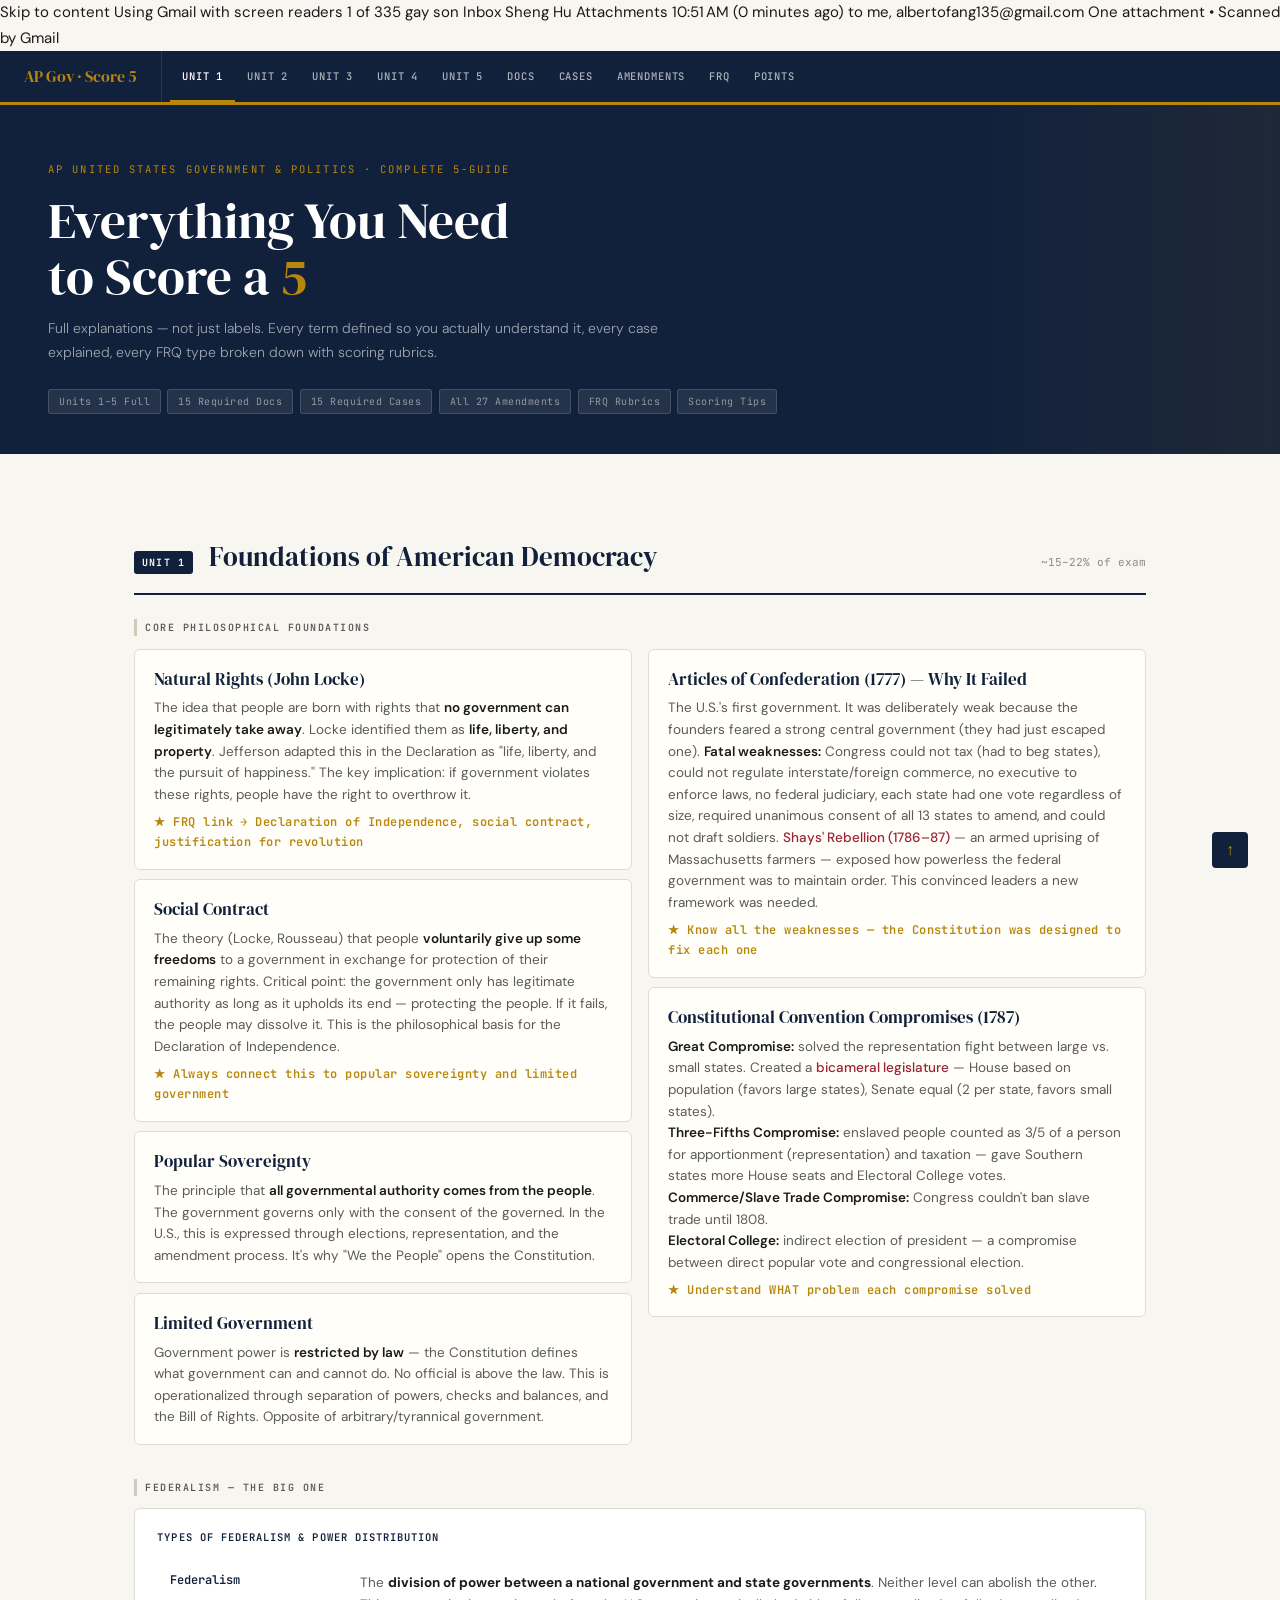
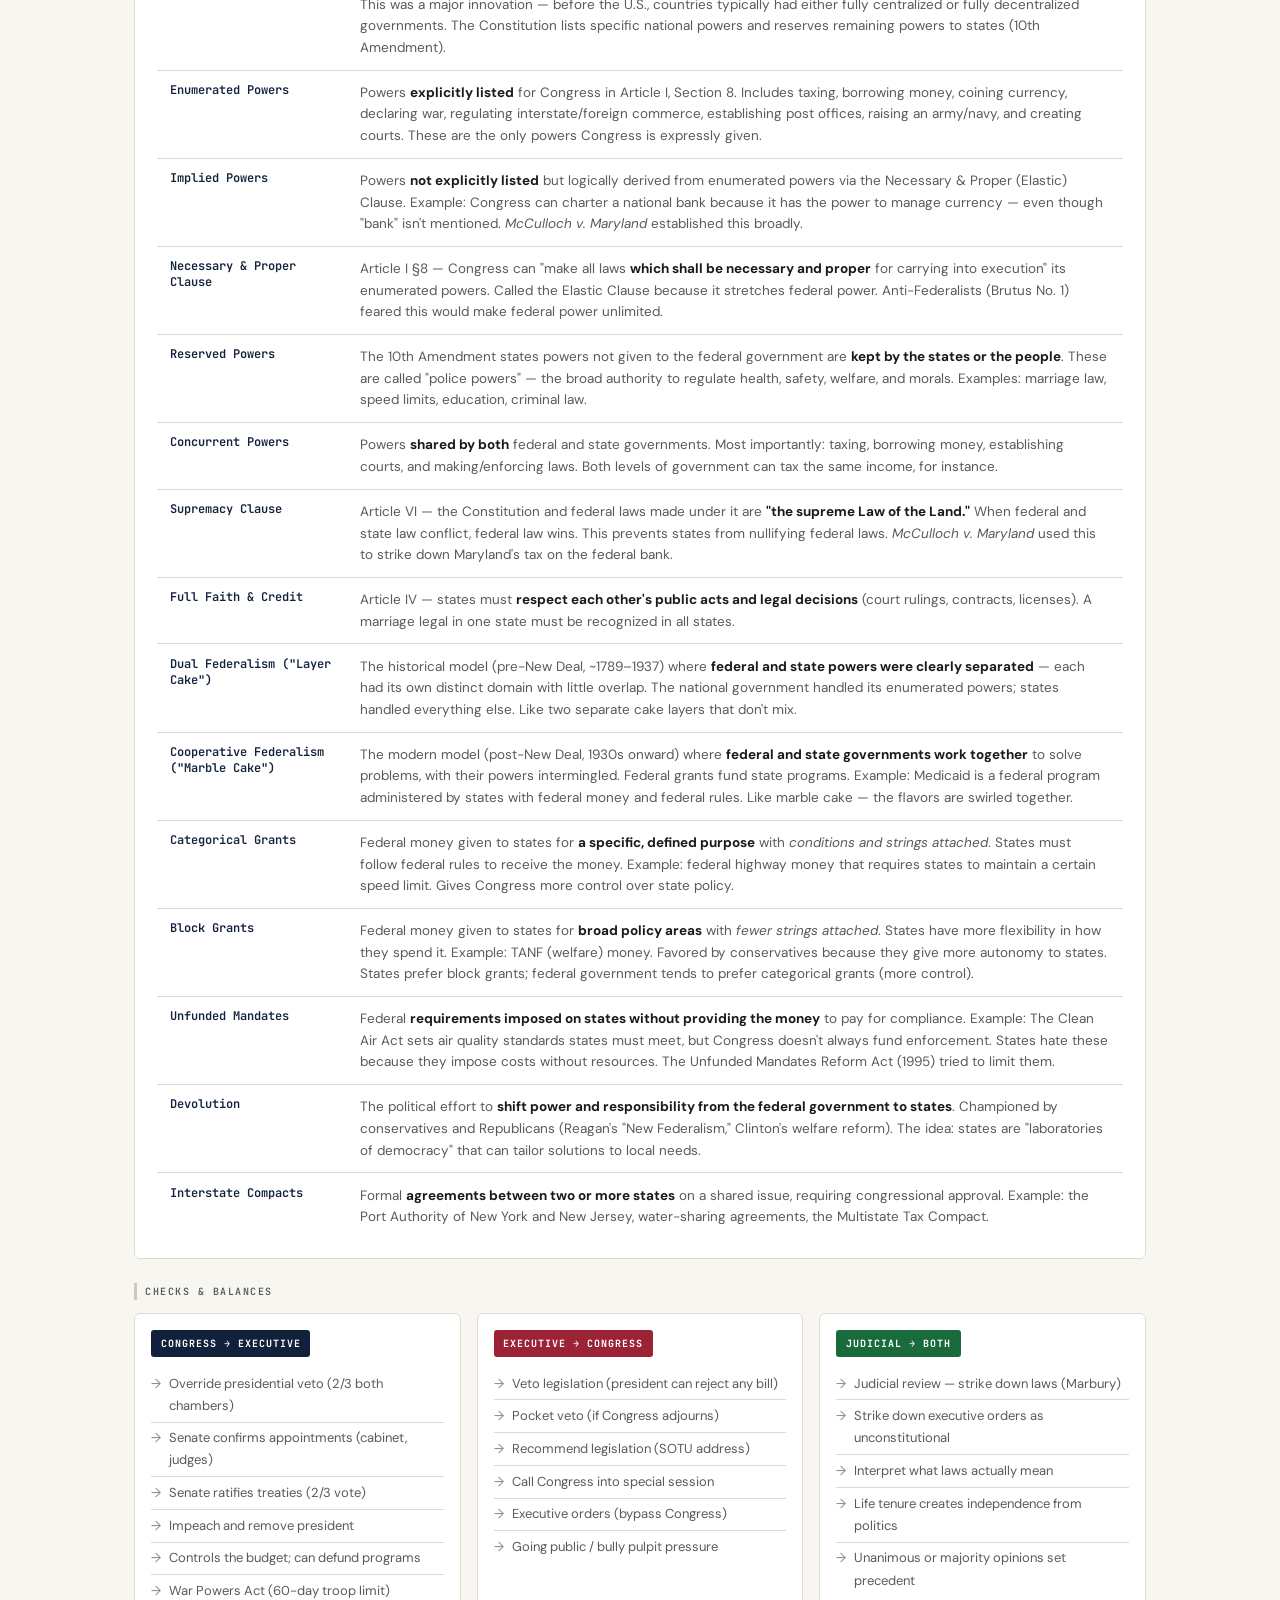
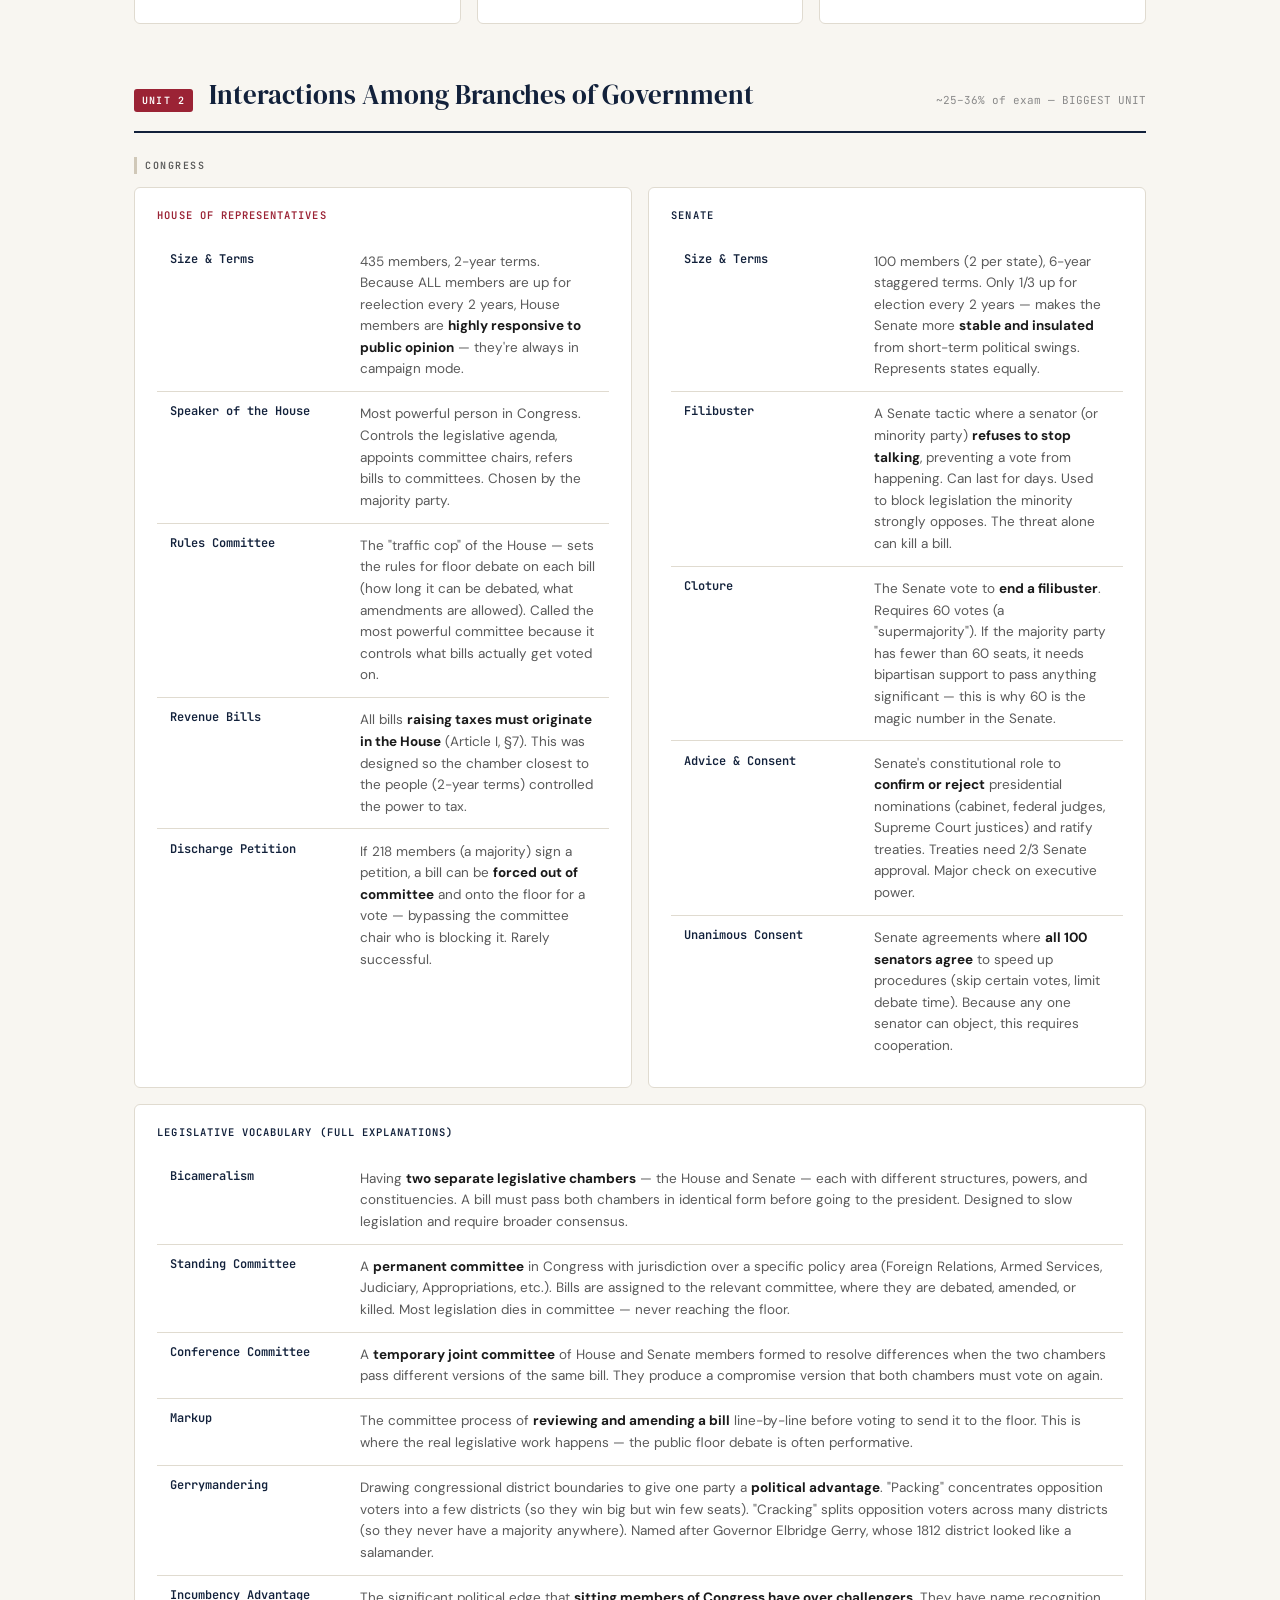
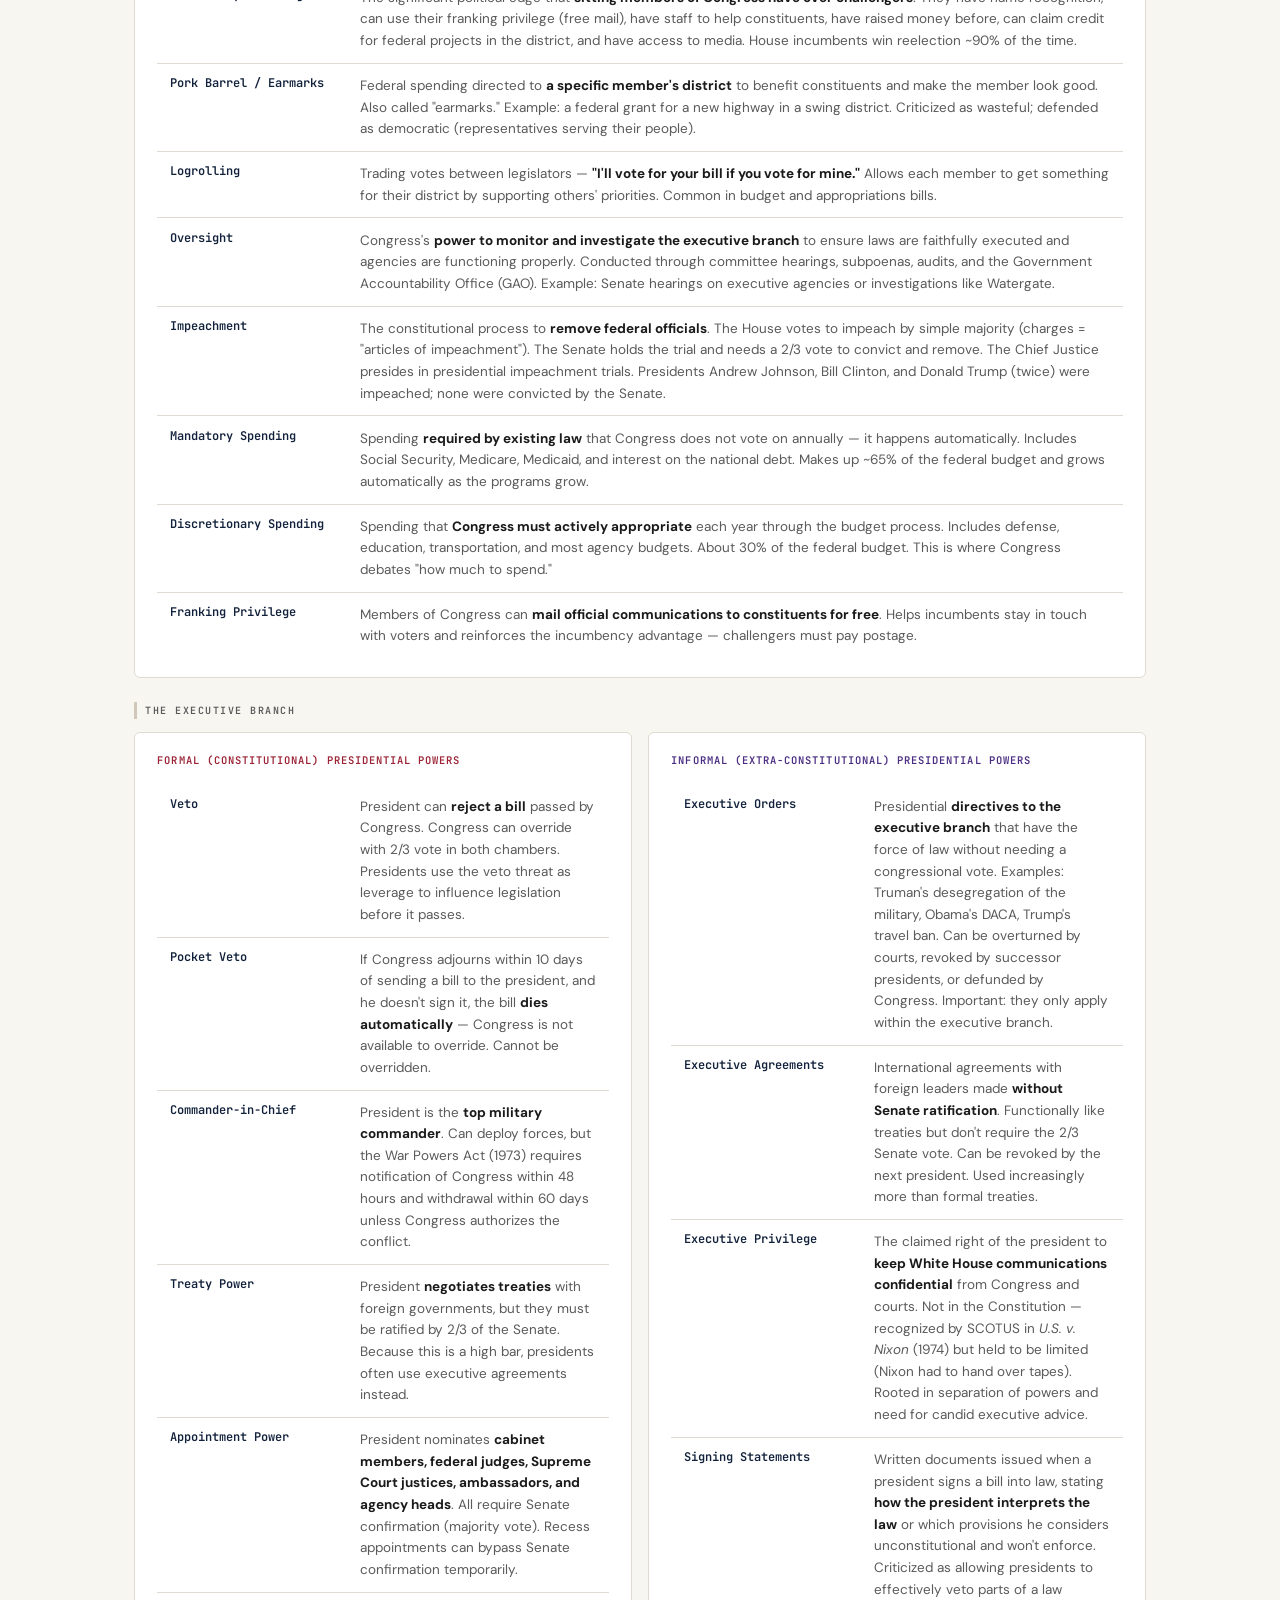
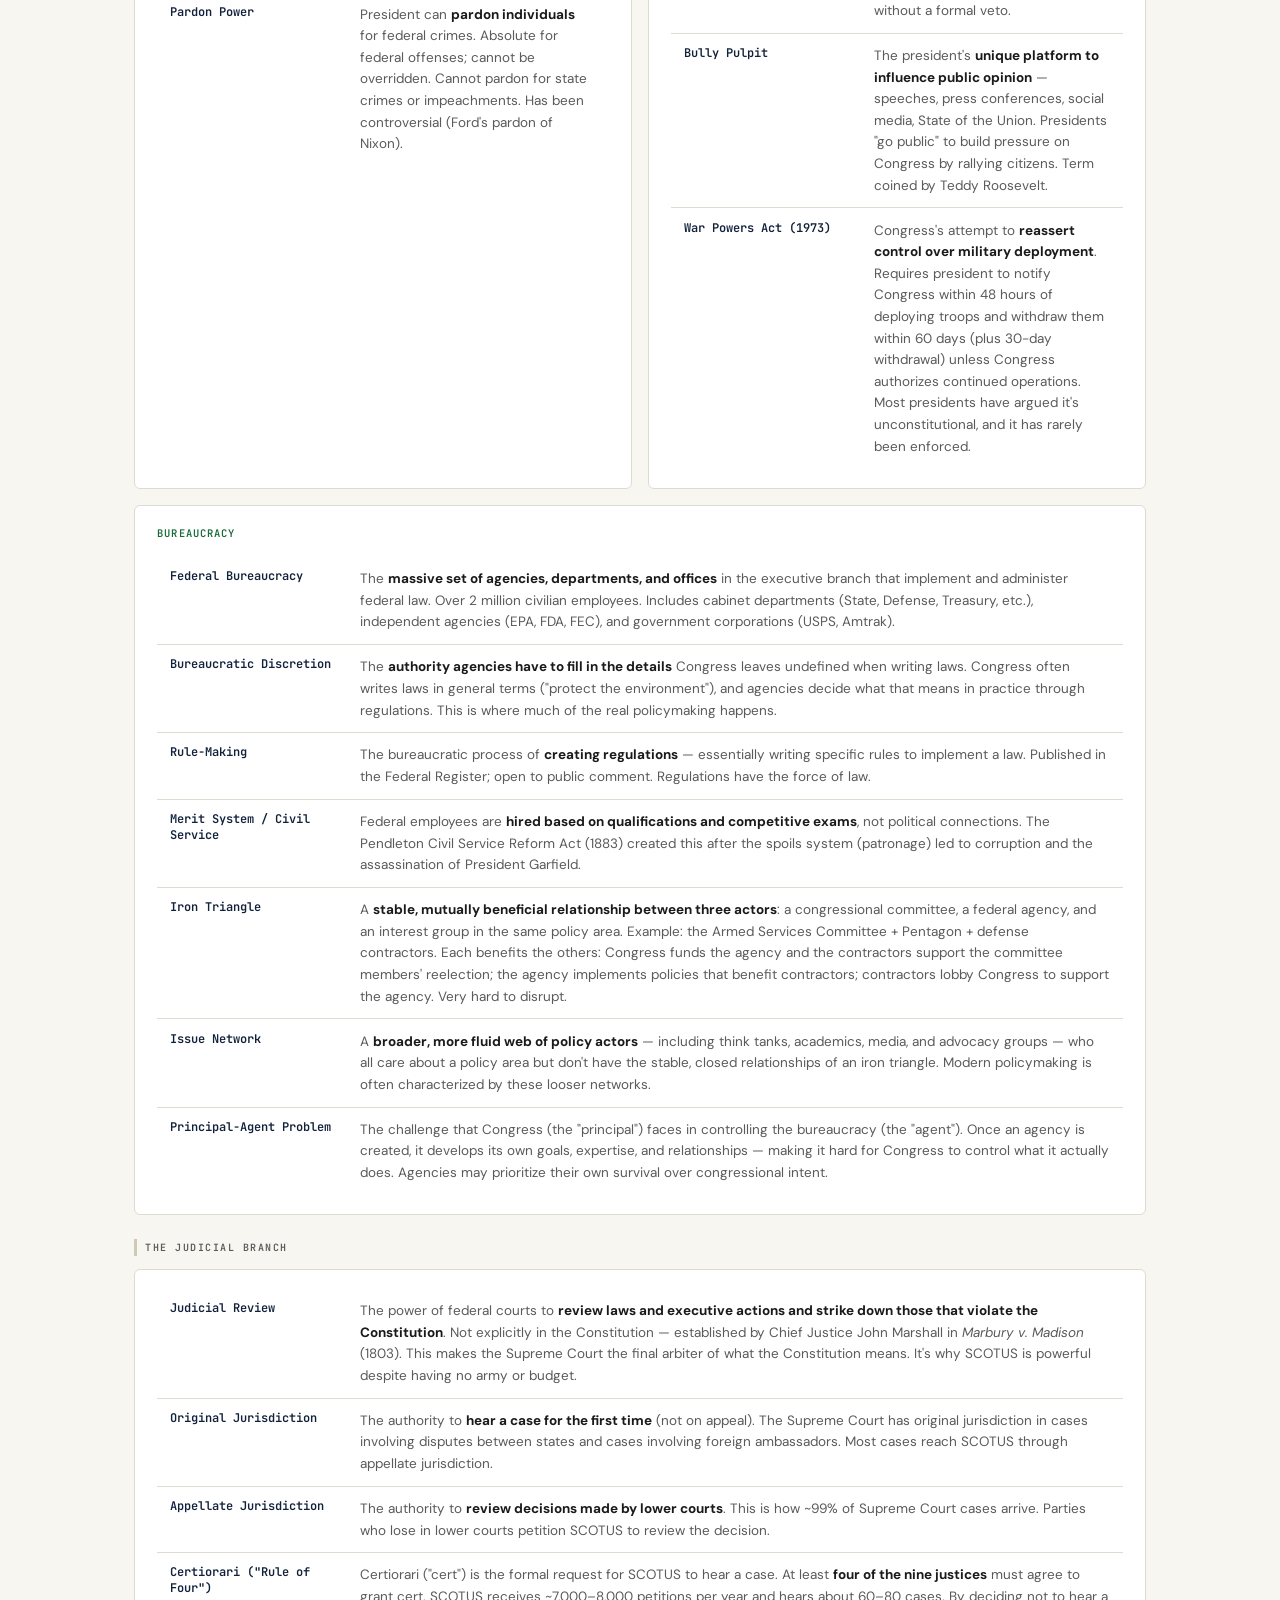
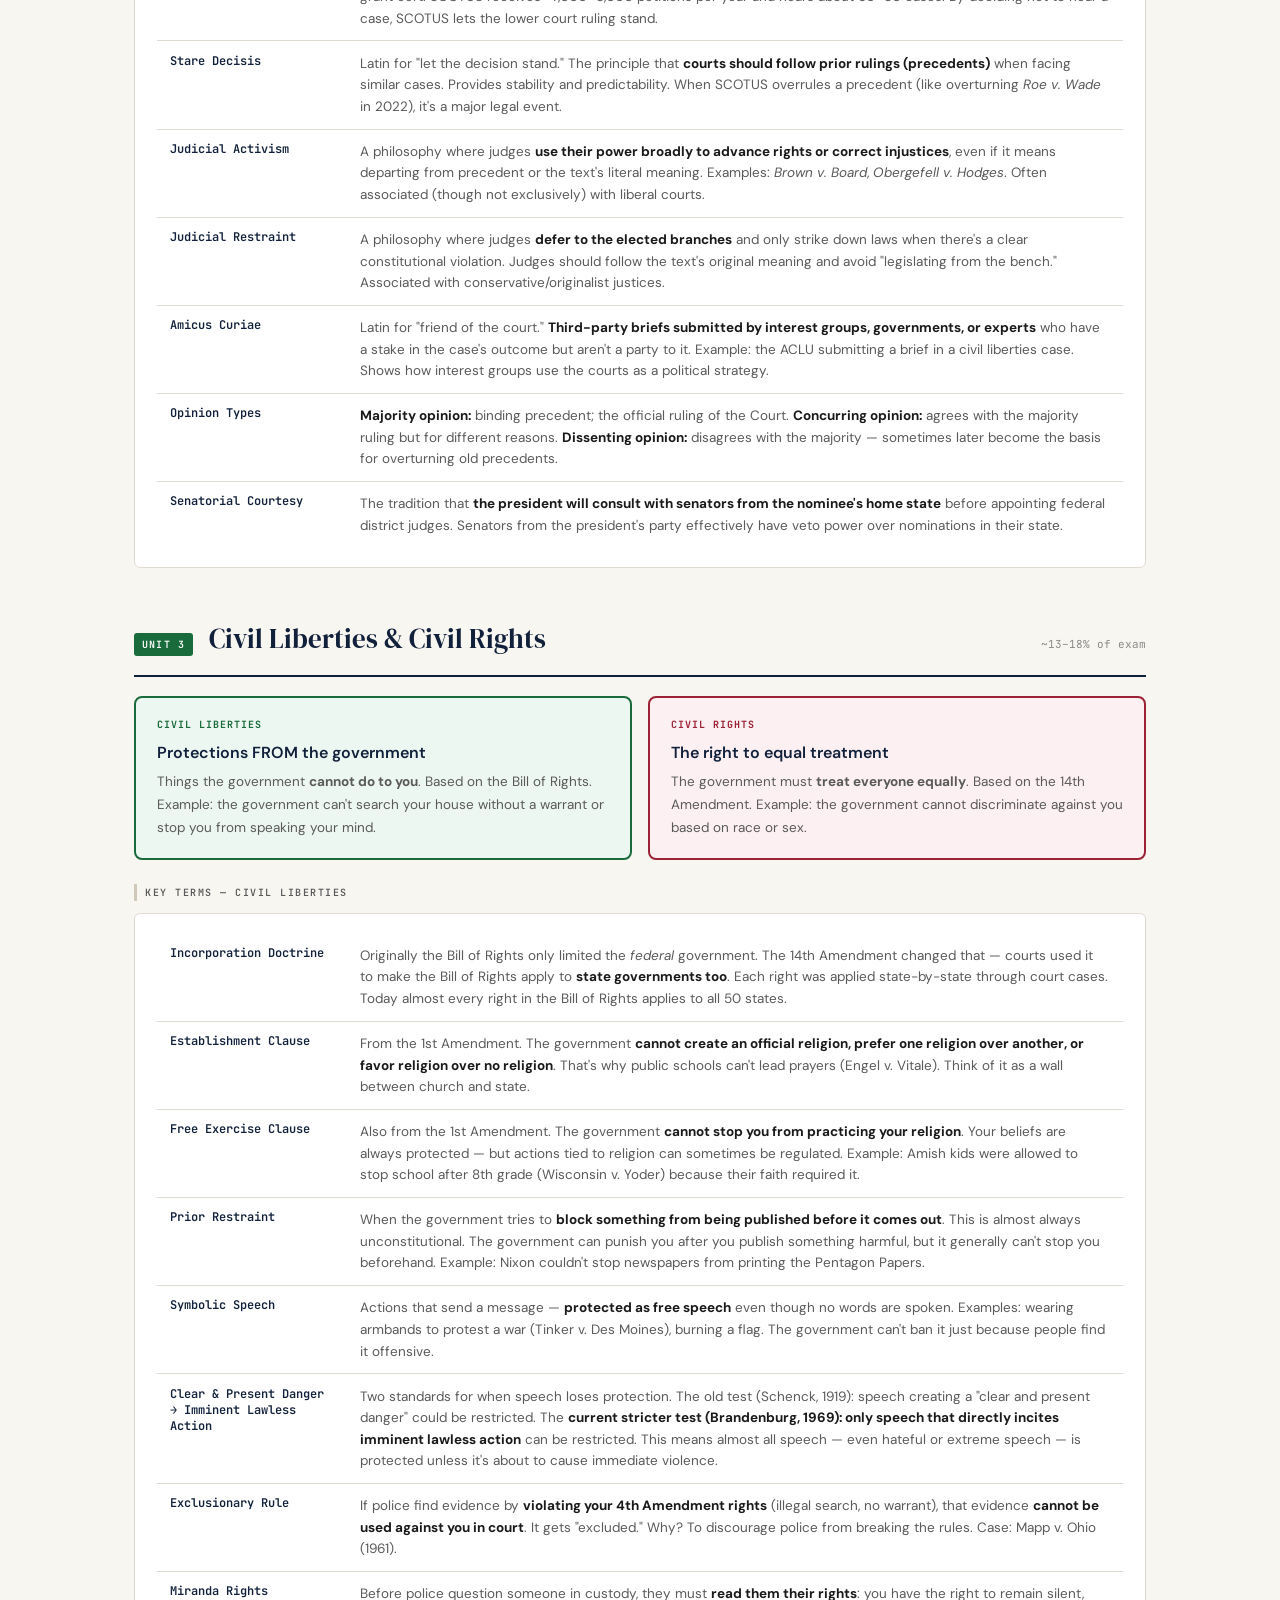
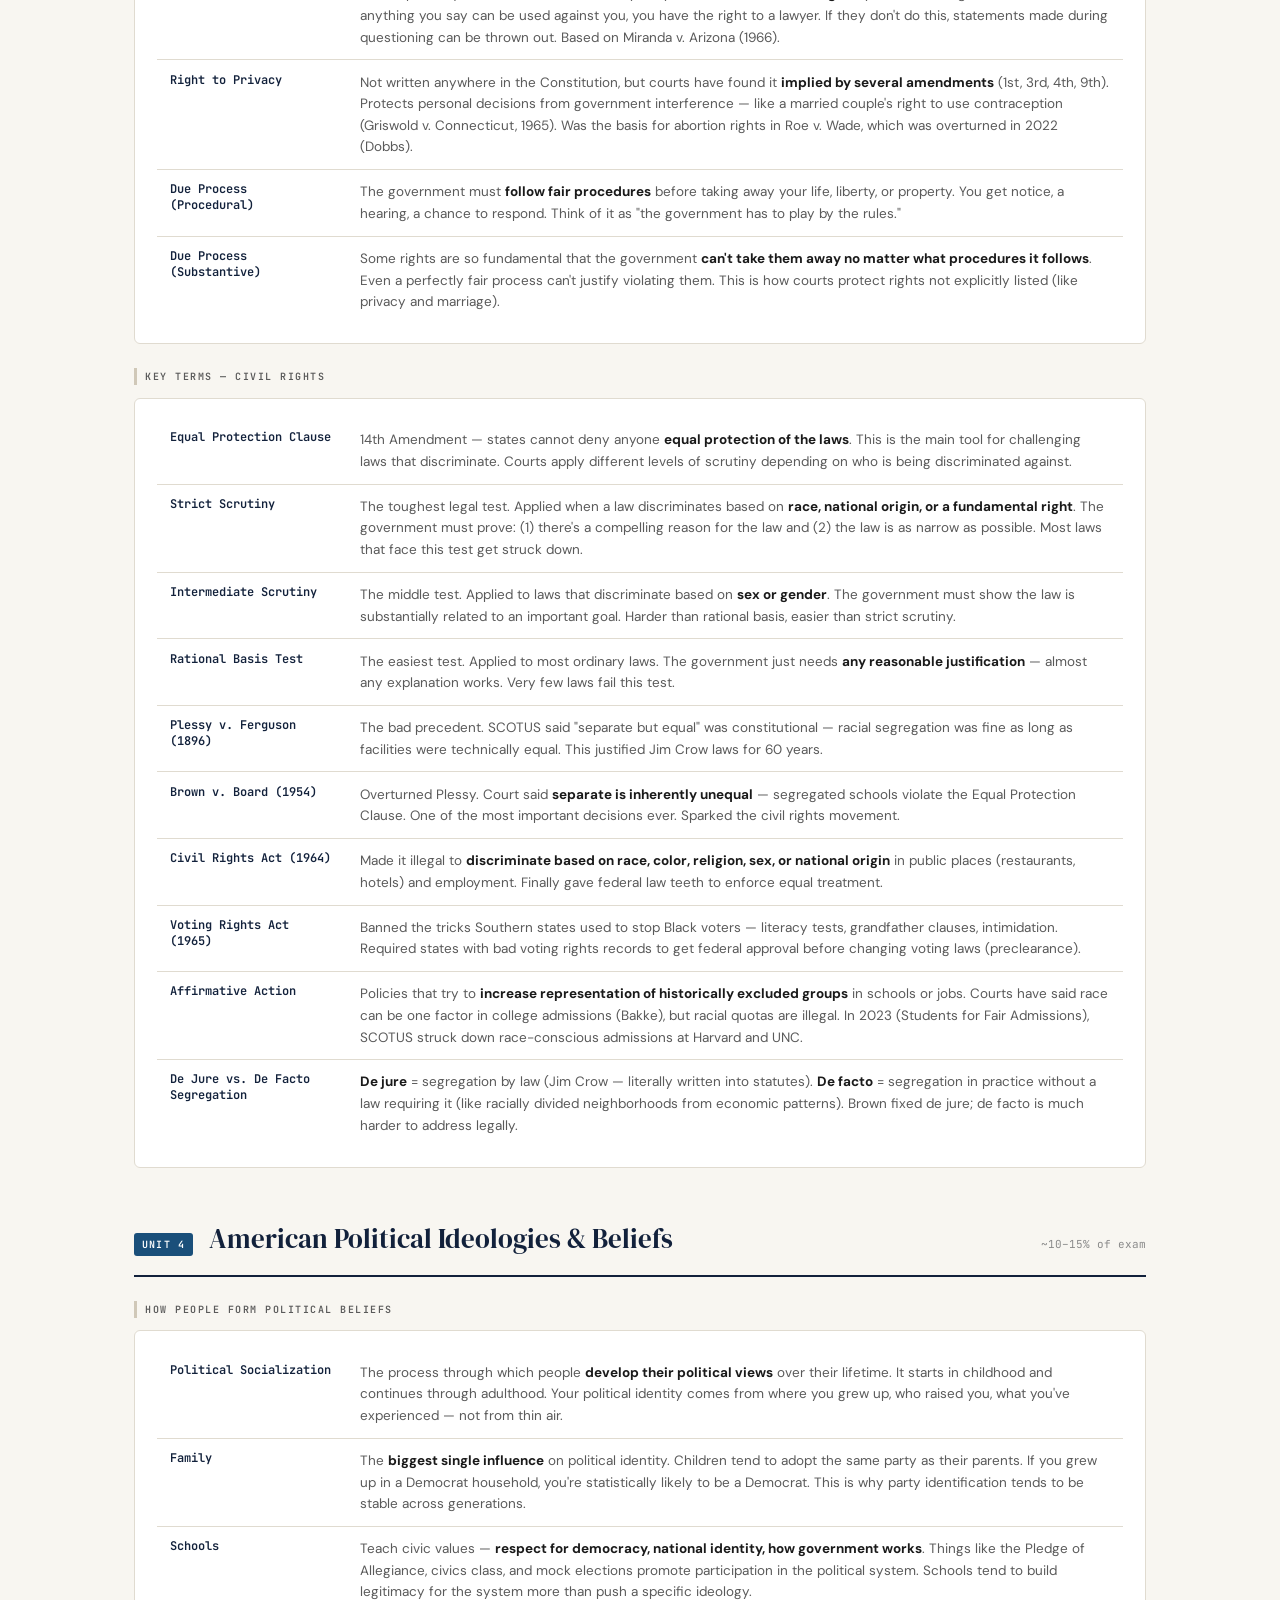
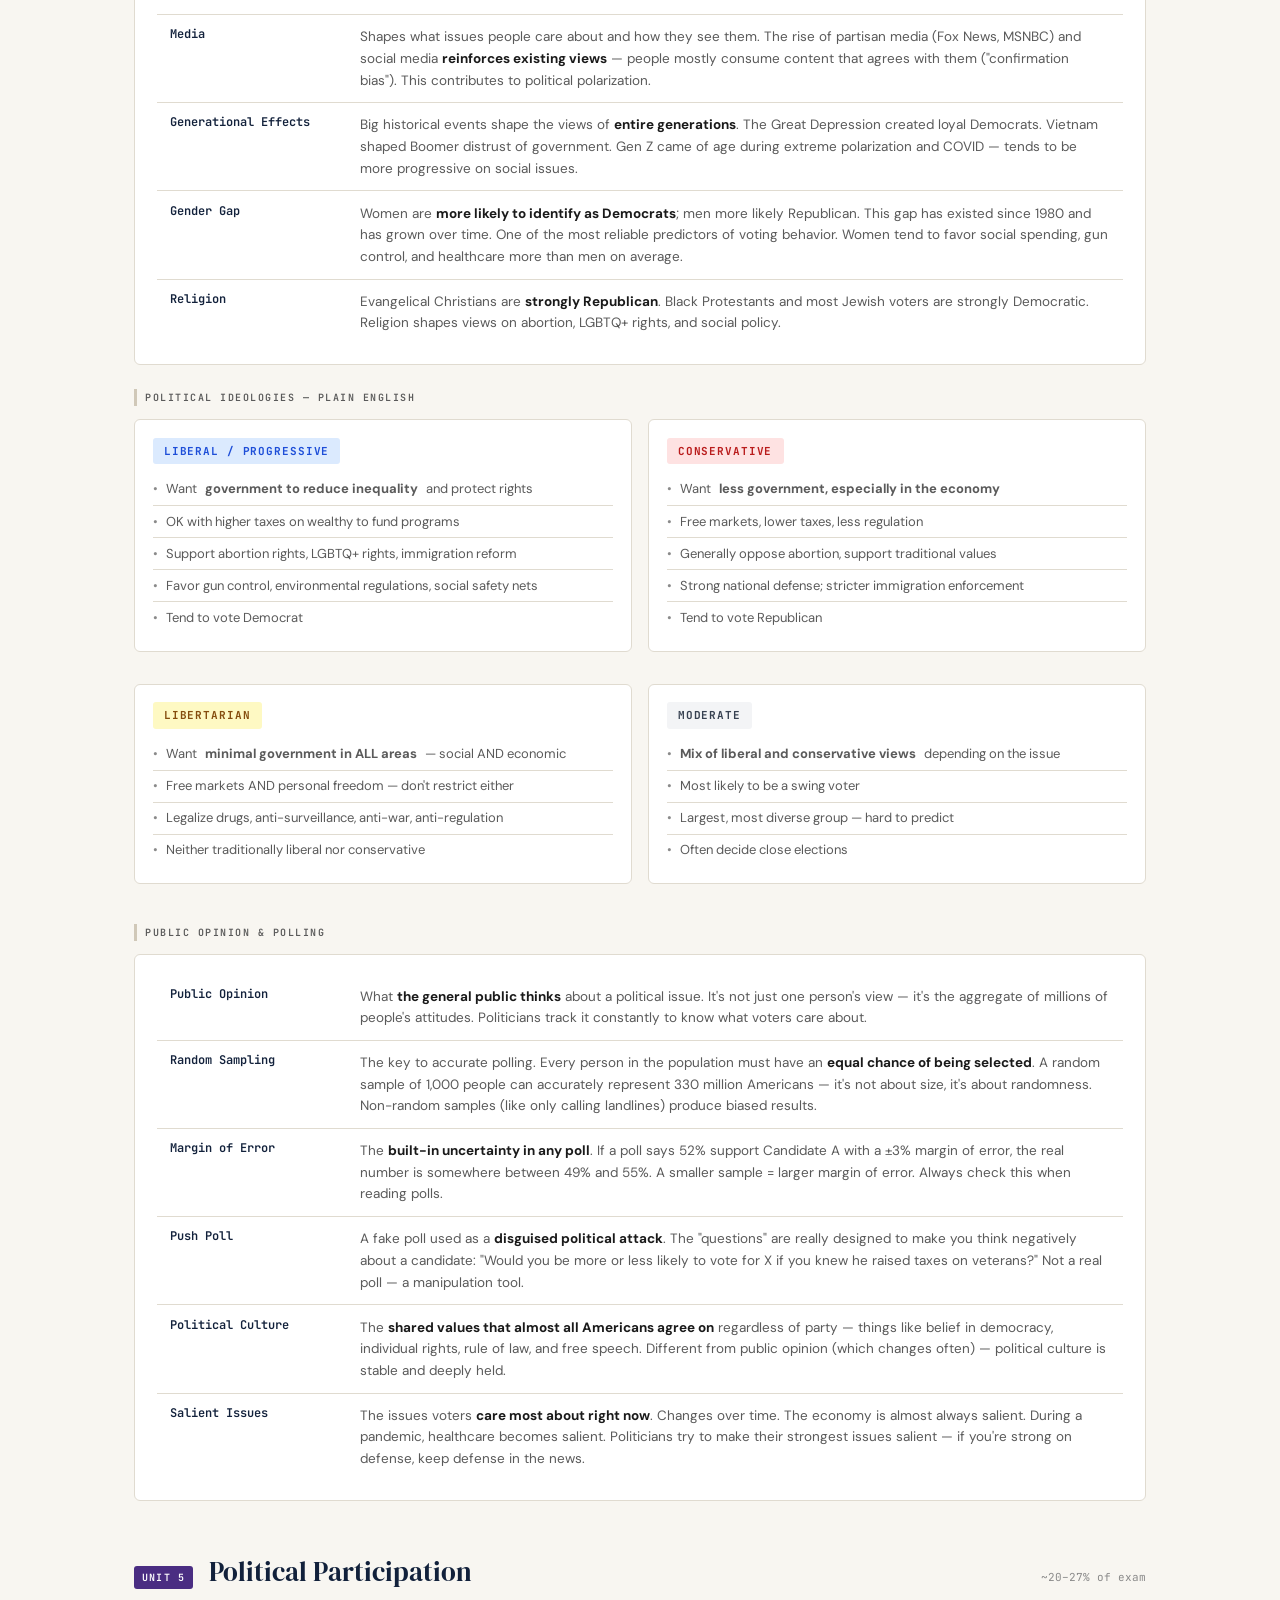
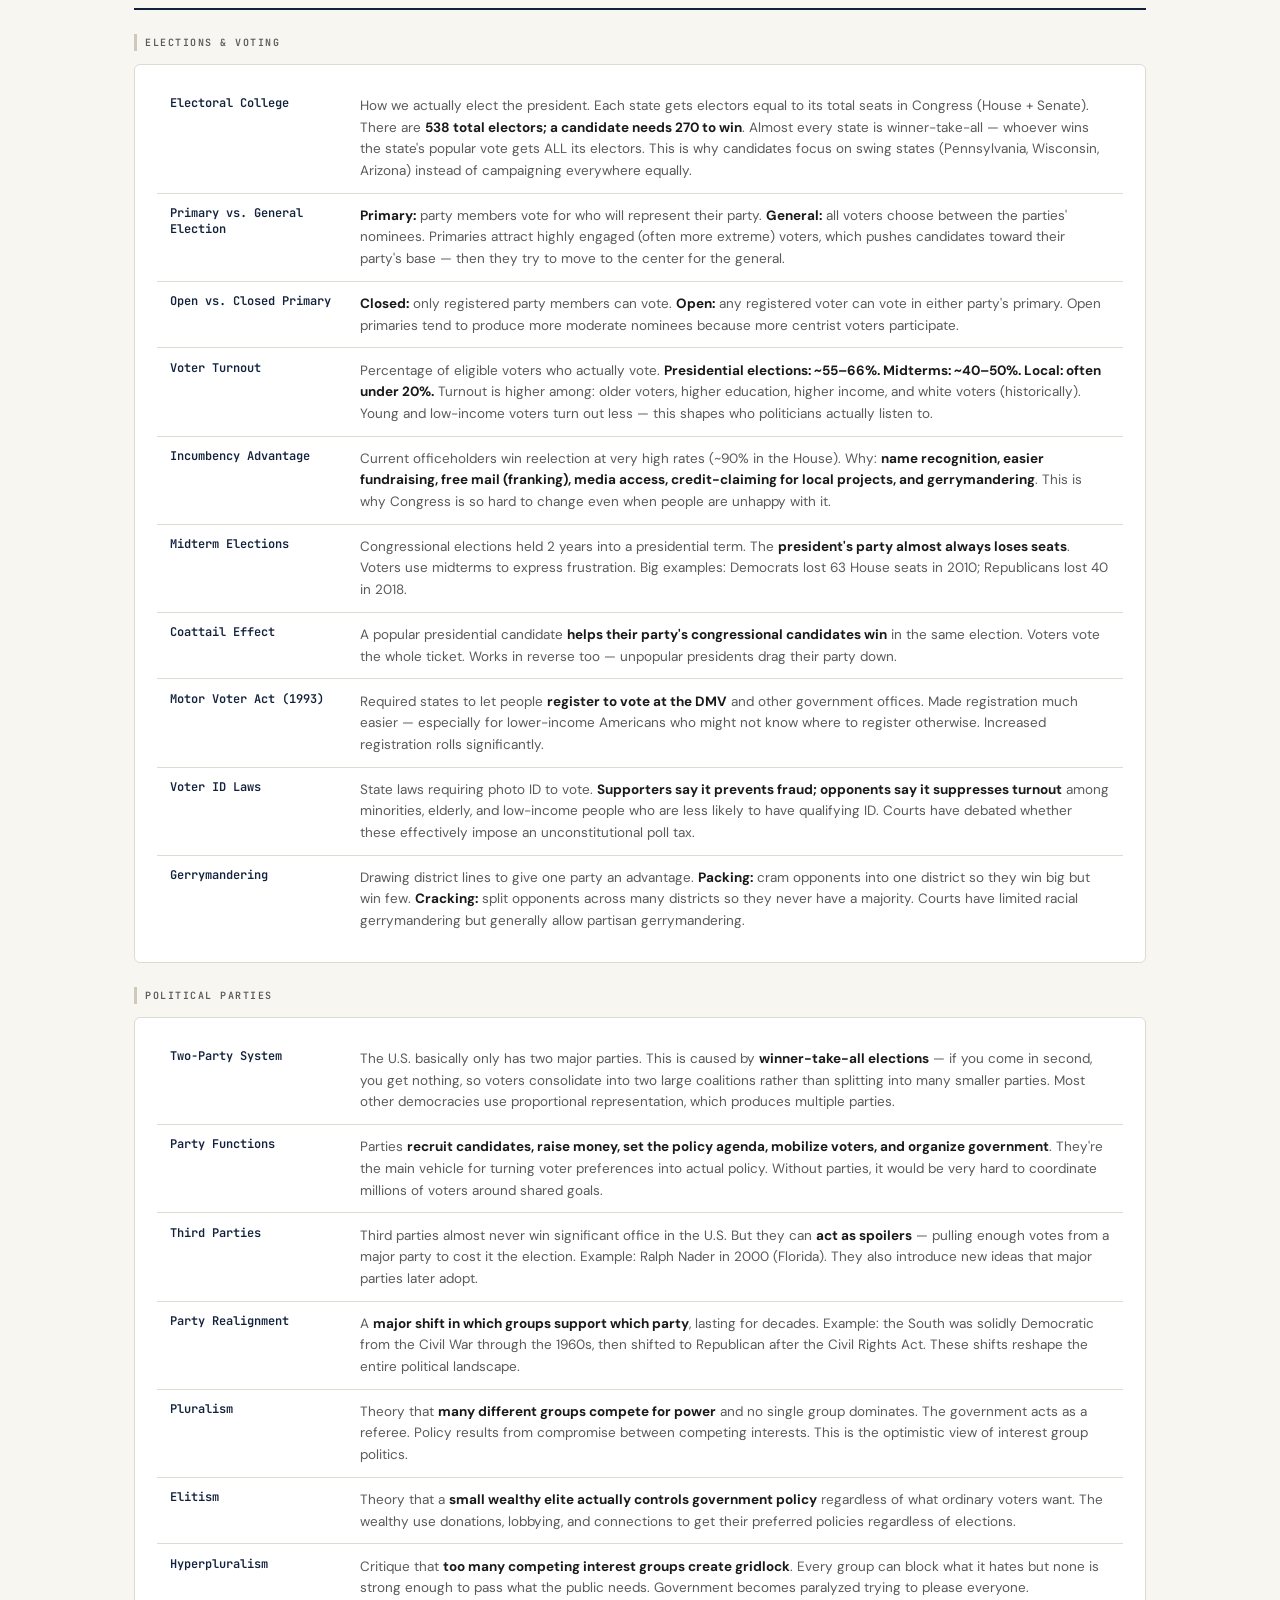
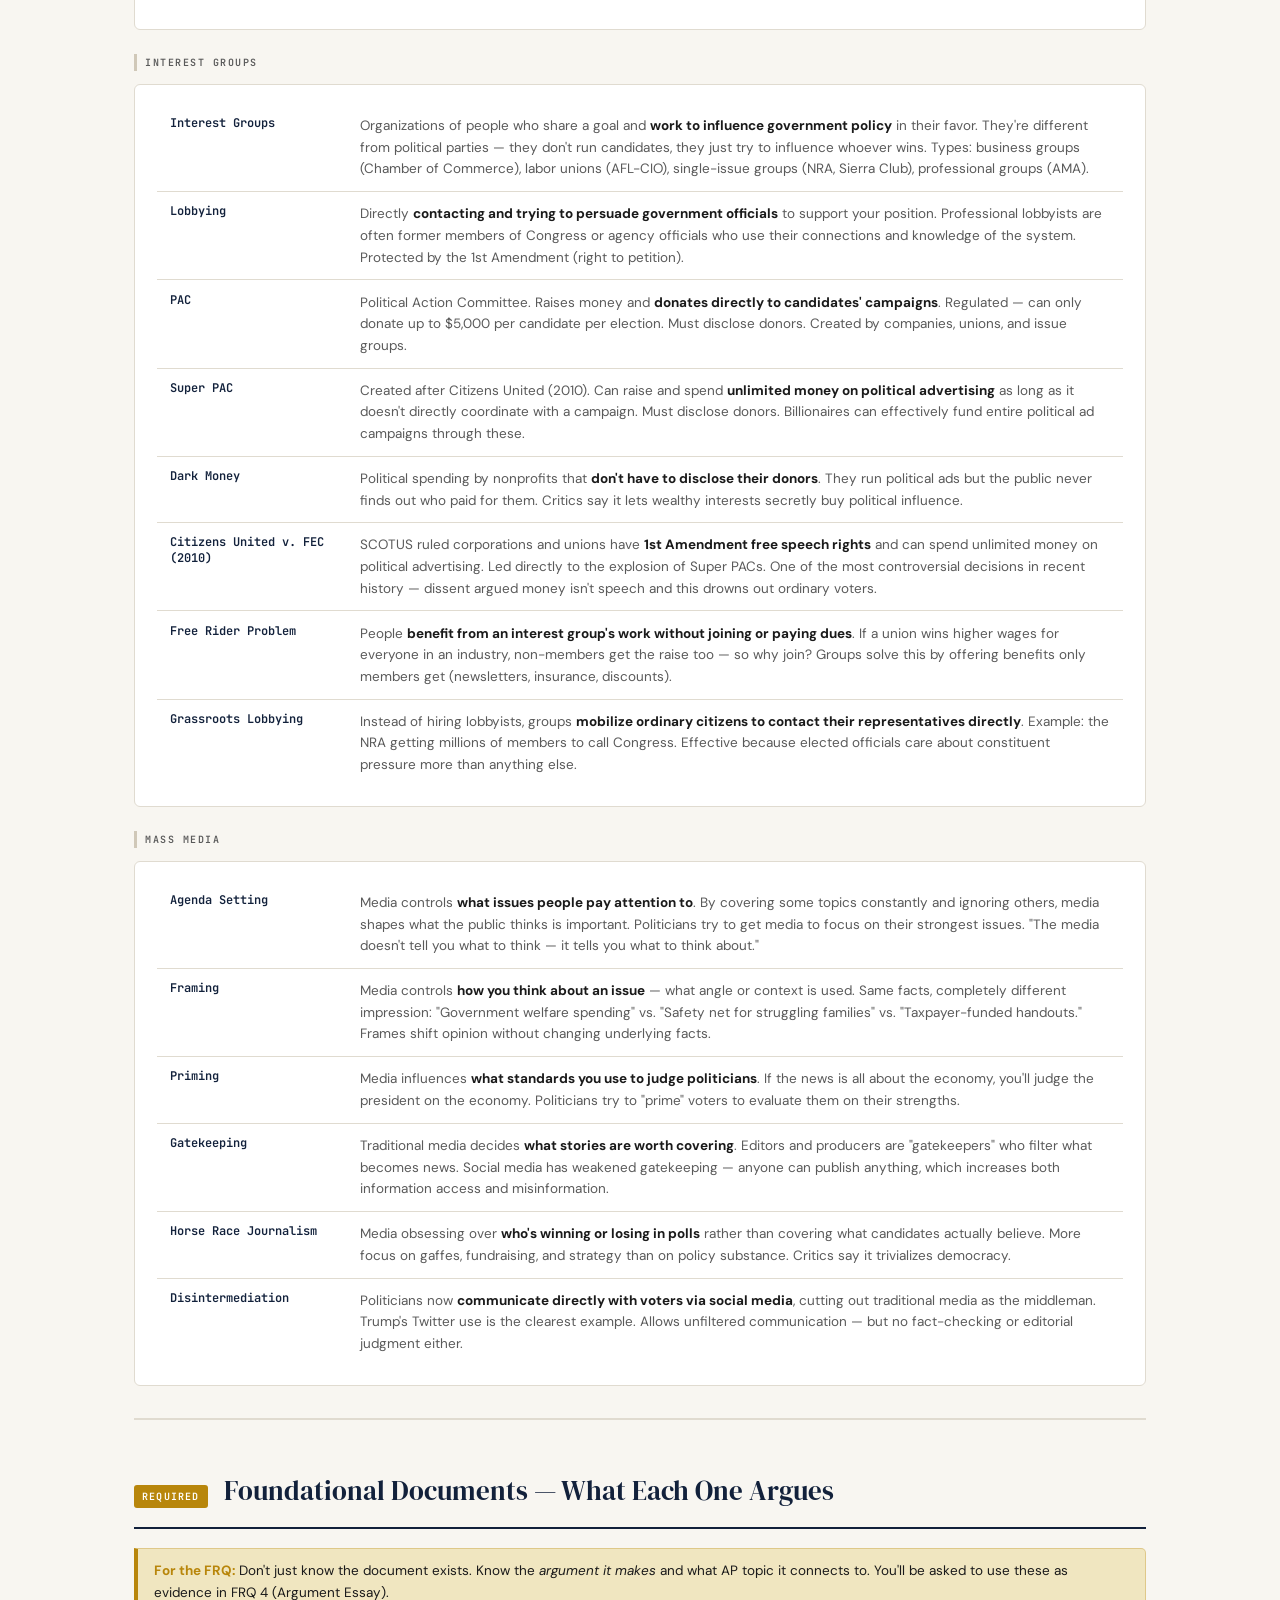
<file: ap_government_study_guide.html>
Skip to content
Using Gmail with screen readers
1 of 335
gay son
Inbox

Sheng Hu <shenghu681@gmail.com>
Attachments
10:51 AM (0 minutes ago)
to me, albertofang135@gmail.com


 One attachment
  •  Scanned by Gmail
<!DOCTYPE html>
<html lang="en">
<head>
<meta charset="UTF-8">
<meta name="viewport" content="width=device-width, initial-scale=1.0">
<title>AP US Gov — 5 Guide</title>
<link href="https://fonts.googleapis.com/css2?family=DM+Serif+Display:ital@0;1&family=DM+Sans:wght@300;400;500;600&family=JetBrains+Mono:wght@400;500;600&display=swap" rel="stylesheet">
<style>
:root {
  --bg: #f8f6f1;
  --surface: #ffffff;
  --card: #fffef9;
  --navy: #12213b;
  --navy2: #1c3158;
  --gold: #b8860b;
  --gold-light: #f0e6c0;
  --red: #9b2335;
  --red-light: #fdf0f2;
  --green: #1a6b3c;
  --green-light: #edf7f2;
  --blue: #1a4f7a;
  --blue-light: #e8f1f8;
  --purple: #4a2d82;
  --purple-light: #f0ebf8;
  --border: #e0dbd0;
  --border2: #d0c8b8;
  --text: #1a1a1a;
  --muted: #5a5a5a;
  --light: #8a8a8a;
}
*{box-sizing:border-box;margin:0;padding:0;}
html{scroll-behavior:smooth;}
body{background:var(--bg);color:var(--text);font-family:'DM Sans',sans-serif;font-size:15px;line-height:1.7;}

/* NAV */
.topbar{background:var(--navy);color:#fff;display:flex;align-items:center;gap:0;padding:0 1.5rem;overflow-x:auto;scrollbar-width:none;position:sticky;top:0;z-index:200;border-bottom:3px solid var(--gold);}
.topbar::-webkit-scrollbar{display:none;}
.topbar-brand{font-family:'DM Serif Display',serif;font-size:1rem;color:var(--gold);white-space:nowrap;padding:12px 1.5rem 12px 0;border-right:1px solid rgba(255,255,255,.1);margin-right:.5rem;flex-shrink:0;}
.topbar a{color:rgba(255,255,255,.65);text-decoration:none;font-family:'JetBrains Mono',monospace;font-size:10.5px;font-weight:500;letter-spacing:.08em;text-transform:uppercase;padding:14px 12px;white-space:nowrap;border-bottom:3px solid transparent;margin-bottom:-3px;transition:color .2s,border-color .2s;}
.topbar a:hover,.topbar a.active{color:#fff;border-bottom-color:var(--gold);}

/* HERO */
.hero{background:var(--navy);color:#fff;padding:3.5rem 3rem 2.5rem;position:relative;overflow:hidden;}
.hero::after{content:'';position:absolute;right:0;top:0;width:300px;height:100%;background:linear-gradient(to right,transparent,rgba(184,134,11,.07));pointer-events:none;}
.hero-eyebrow{font-family:'JetBrains Mono',monospace;font-size:10.5px;letter-spacing:.2em;text-transform:uppercase;color:var(--gold);margin-bottom:.8rem;}
.hero h1{font-family:'DM Serif Display',serif;font-size:clamp(2rem,5vw,3.2rem);line-height:1.1;font-weight:400;}
.hero h1 em{color:var(--gold);font-style:normal;}
.hero p{color:rgba(255,255,255,.6);margin-top:.8rem;max-width:620px;font-size:14px;font-weight:300;}
.chip-row{display:flex;flex-wrap:wrap;gap:.4rem;margin-top:1.5rem;}
.chip{background:rgba(255,255,255,.08);border:1px solid rgba(255,255,255,.15);border-radius:3px;padding:3px 10px;font-family:'JetBrains Mono',monospace;font-size:10px;color:rgba(255,255,255,.5);letter-spacing:.05em;}

/* MAIN */
main{max-width:1060px;margin:0 auto;padding:2rem 1.5rem 6rem;}

/* UNIT HEADERS */
.unit-head{display:flex;align-items:baseline;gap:1rem;margin:3rem 0 1.2rem;padding-bottom:.8rem;border-bottom:2px solid var(--navy);}
.unit-tag{font-family:'JetBrains Mono',monospace;font-size:10px;font-weight:600;letter-spacing:.12em;text-transform:uppercase;padding:3px 8px;border-radius:3px;flex-shrink:0;}
.tag-navy{background:var(--navy);color:#fff;}
.tag-red{background:var(--red);color:#fff;}
.tag-green{background:var(--green);color:#fff;}
.tag-blue{background:var(--blue);color:#fff;}
.tag-purple{background:var(--purple);color:#fff;}
.tag-gold{background:var(--gold);color:#fff;}
.unit-head h2{font-family:'DM Serif Display',serif;font-size:1.7rem;font-weight:400;color:var(--navy);}
.exam-pct{font-family:'JetBrains Mono',monospace;font-size:11px;color:var(--light);margin-left:auto;}

/* SECTION LABELS */
.section-label{font-family:'JetBrains Mono',monospace;font-size:10px;font-weight:600;letter-spacing:.15em;text-transform:uppercase;color:var(--muted);margin:1.5rem 0 .8rem;padding-left:.5rem;border-left:3px solid var(--border2);}

/* GRID */
.grid-2{display:grid;grid-template-columns:1fr 1fr;gap:1rem;}
.grid-3{display:grid;grid-template-columns:1fr 1fr 1fr;gap:1rem;}
@media(max-width:720px){.grid-2,.grid-3{grid-template-columns:1fr;}}

/* CARD */
.card{background:var(--surface);border:1px solid var(--border);border-radius:6px;padding:1.2rem 1.4rem;}
.card-head{font-family:'JetBrains Mono',monospace;font-size:10.5px;font-weight:600;letter-spacing:.1em;text-transform:uppercase;margin-bottom:.9rem;}

/* CONCEPT BLOCK */
.concept{background:var(--card);border:1px solid var(--border);border-radius:6px;padding:1rem 1.2rem;margin-bottom:.6rem;}
.concept-term{font-family:'DM Serif Display',serif;font-size:1.05rem;color:var(--navy);margin-bottom:.2rem;}
.concept-def{font-size:13.5px;color:var(--muted);line-height:1.6;}
.concept-def strong{color:var(--text);font-weight:600;}
.concept-def em{color:var(--red);font-style:normal;font-weight:500;}
.concept-why{font-size:12px;color:var(--gold);font-family:'JetBrains Mono',monospace;font-weight:600;letter-spacing:.04em;margin-top:.4rem;display:block;}

/* VOCAB TABLE */
.vocab-table{width:100%;border-collapse:collapse;}
.vocab-table tr{border-bottom:1px solid var(--border);}
.vocab-table tr:last-child{border-bottom:none;}
.vocab-table td{padding:.7rem .8rem;vertical-align:top;font-size:13.5px;}
.vocab-table td:first-child{font-family:'JetBrains Mono',monospace;font-size:12px;font-weight:600;color:var(--navy);width:190px;padding-right:1rem;}
.vocab-table td:last-child{color:var(--muted);line-height:1.6;}
.vocab-table td:last-child strong{color:var(--text);}

/* CASE CARD */
.case-card{background:var(--surface);border:1px solid var(--border);border-left:4px solid var(--navy);border-radius:0 6px 6px 0;padding:1rem 1.2rem;margin-bottom:.7rem;}
.case-name{font-family:'DM Serif Display',serif;font-size:1rem;color:var(--navy);margin-bottom:.15rem;}
.case-year{font-family:'JetBrains Mono',monospace;font-size:10px;color:var(--light);margin-left:.5rem;}
.case-issue{font-size:12px;font-family:'JetBrains Mono',monospace;color:var(--gold);font-weight:600;letter-spacing:.04em;margin-bottom:.3rem;text-transform:uppercase;}
.case-hold{font-size:13.5px;color:var(--muted);line-height:1.6;}
.case-hold strong{color:var(--text);}
.case-hold em{color:var(--red);font-style:normal;font-weight:600;}
.case-connect{font-size:12px;color:var(--green);font-family:'JetBrains Mono',monospace;margin-top:.4rem;display:block;font-weight:500;}

/* DOC CARD */
.doc-card{background:var(--surface);border:1px solid var(--border);border-left:4px solid var(--gold);border-radius:0 6px 6px 0;padding:1rem 1.2rem;margin-bottom:.7rem;}
.doc-name{font-family:'DM Serif Display',serif;font-size:1rem;color:var(--navy);}
.doc-author{font-family:'JetBrains Mono',monospace;font-size:10px;color:var(--light);}
.doc-arg{font-size:13.5px;color:var(--muted);margin-top:.4rem;line-height:1.6;}
.doc-arg strong{color:var(--text);}
.doc-arg em{color:var(--blue);font-style:normal;font-weight:600;}
.doc-exam{font-size:12px;color:var(--red);font-family:'JetBrains Mono',monospace;margin-top:.4rem;display:block;font-weight:600;text-transform:uppercase;letter-spacing:.04em;}

/* AMENDMENT TABLE */
.amend-table{width:100%;border-collapse:collapse;}
.amend-table tr{border-bottom:1px solid var(--border);}
.amend-table tr:last-child{border-bottom:none;}
.amend-table td{padding:.65rem .8rem;vertical-align:top;font-size:13.5px;}
.amend-num{font-family:'JetBrains Mono',monospace;font-size:12px;font-weight:700;color:var(--navy);width:36px;}
.amend-name{font-weight:600;color:var(--text);width:200px;}
.amend-full{color:var(--muted);line-height:1.6;}
.amend-full strong{color:var(--text);}
.amend-full em{color:var(--red);font-style:normal;font-weight:500;}

/* FRQ */
.frq-box{background:var(--surface);border:1px solid var(--border);border-radius:8px;padding:1.5rem;margin-bottom:1rem;}
.frq-badge{font-family:'JetBrains Mono',monospace;font-size:10px;font-weight:700;letter-spacing:.1em;text-transform:uppercase;padding:3px 10px;border-radius:3px;display:inline-block;margin-bottom:.8rem;}
.b-navy{background:var(--navy);color:#fff;}
.b-red{background:var(--red);color:#fff;}
.b-green{background:var(--green);color:#fff;}
.b-gold{background:var(--gold);color:#fff;}
.frq-box h3{font-family:'DM Serif Display',serif;font-size:1.2rem;color:var(--navy);margin-bottom:.4rem;}
.frq-desc{font-size:13.5px;color:var(--muted);margin-bottom:1rem;line-height:1.6;}
.step{display:flex;gap:.9rem;margin-bottom:.7rem;align-items:flex-start;}
.step-n{font-family:'JetBrains Mono',monospace;font-size:11px;font-weight:700;color:var(--navy);background:var(--gold-light);border:1px solid var(--gold);border-radius:4px;width:26px;height:26px;display:flex;align-items:center;justify-content:center;flex-shrink:0;margin-top:1px;}
.step-text{font-size:13.5px;color:var(--text);line-height:1.6;}
.step-text strong{color:var(--navy);}
.step-text em{color:var(--red);font-style:italic;}

/* RUBRIC */
.rubric-row{display:flex;justify-content:space-between;align-items:center;padding:.55rem .8rem;background:var(--bg);border:1px solid var(--border);border-radius:4px;margin-bottom:.35rem;font-size:13.5px;}
.rubric-pts{font-family:'JetBrains Mono',monospace;font-size:12px;font-weight:700;color:var(--navy);background:var(--gold-light);padding:2px 8px;border-radius:3px;}

/* TIP */
.tip{background:var(--gold-light);border:1px solid rgba(184,134,11,.3);border-left:4px solid var(--gold);border-radius:0 5px 5px 0;padding:.7rem 1rem;font-size:13.5px;color:var(--text);margin-bottom:.6rem;line-height:1.6;}
.tip strong{color:var(--gold);font-weight:700;}
.tip.danger{background:var(--red-light);border-color:rgba(155,35,53,.3);border-left-color:var(--red);}
.tip.danger strong{color:var(--red);}
.tip.ok{background:var(--green-light);border-color:rgba(26,107,60,.3);border-left-color:var(--green);}
.tip.ok strong{color:var(--green);}

/* CHECKS TABLE */
.checks-table{display:grid;grid-template-columns:1fr 1fr 1fr;gap:1rem;}
@media(max-width:720px){.checks-table{grid-template-columns:1fr;}}
.checks-col{background:var(--surface);border:1px solid var(--border);border-radius:6px;padding:1rem;}
.checks-head{font-family:'JetBrains Mono',monospace;font-size:10px;font-weight:700;letter-spacing:.1em;text-transform:uppercase;margin-bottom:.7rem;padding:.3rem .6rem;border-radius:3px;display:inline-block;}
.checks-col ul{list-style:none;}
.checks-col ul li{font-size:13px;color:var(--muted);padding:.3rem 0;border-bottom:1px solid var(--border);display:flex;gap:.5rem;align-items:flex-start;}
.checks-col ul li:last-child{border-bottom:none;}
.checks-col ul li::before{content:'→';color:var(--light);flex-shrink:0;}

.divider{border:none;border-top:2px solid var(--border);margin:2rem 0;}

/* IDEOLOGY GRID */
.ideology-card{background:var(--surface);border:1px solid var(--border);border-radius:6px;padding:1.1rem;}
.ideology-label{font-family:'JetBrains Mono',monospace;font-size:11px;font-weight:700;letter-spacing:.08em;text-transform:uppercase;padding:.25rem .7rem;border-radius:3px;display:inline-block;margin-bottom:.6rem;}
.ideo-blue{background:#dbeafe;color:#1d4ed8;}
.ideo-red{background:#fee2e2;color:#b91c1c;}
.ideo-yellow{background:#fef9c3;color:#854d0e;}
.ideo-gray{background:#f3f4f6;color:#374151;}
.ideology-card ul{list-style:none;}
.ideology-card ul li{font-size:13px;color:var(--muted);padding:.28rem 0;border-bottom:1px solid var(--border);display:flex;gap:.5rem;}
.ideology-card ul li:last-child{border-bottom:none;}
.ideology-card ul li::before{content:'•';color:var(--light);}

/* SCORE BAR */
.score-visual{background:var(--bg);border:1px solid var(--border);border-radius:6px;padding:1.2rem;margin-bottom:1rem;}
.score-visual h4{font-family:'DM Serif Display',serif;font-size:1rem;color:var(--navy);margin-bottom:.8rem;}
.score-row{display:flex;align-items:center;gap:.75rem;margin-bottom:.5rem;}
.score-label{font-size:13px;color:var(--muted);flex:1;}
.score-bar-wrap{flex:2;background:var(--border);border-radius:2px;height:6px;overflow:hidden;}
.score-bar-fill{height:100%;border-radius:2px;background:var(--navy);}
.score-num{font-family:'JetBrains Mono',monospace;font-size:11px;font-weight:700;color:var(--navy);width:24px;text-align:right;}

/* SCROLL UP */
.scroll-top{position:fixed;bottom:2rem;right:2rem;background:var(--navy);color:var(--gold);border:none;border-radius:4px;width:36px;height:36px;cursor:pointer;font-size:1rem;display:flex;align-items:center;justify-content:center;z-index:100;}

/* PRINT / ACCENT HELPERS */
.highlight{background:var(--gold-light);padding:1px 4px;border-radius:2px;font-weight:600;color:var(--navy);}
.tag-inline{font-family:'JetBrains Mono',monospace;font-size:10px;font-weight:600;padding:1px 6px;border-radius:3px;display:inline-block;vertical-align:middle;margin-left:.3rem;}
.t-red{background:var(--red-light);color:var(--red);}
.t-green{background:var(--green-light);color:var(--green);}
</style>
</head>
<body>

<nav class="topbar">
  <div class="topbar-brand">AP Gov · Score 5</div>
  <a href="#u1">Unit 1</a>
  <a href="#u2">Unit 2</a>
  <a href="#u3">Unit 3</a>
  <a href="#u4">Unit 4</a>
  <a href="#u5">Unit 5</a>
  <a href="#docs">Docs</a>
  <a href="#cases">Cases</a>
  <a href="#amend">Amendments</a>
  <a href="#frq">FRQ</a>
  <a href="#tips">Points</a>
</nav>

<div class="hero">
  <div class="hero-eyebrow">AP United States Government & Politics · Complete 5-Guide</div>
  <h1>Everything You Need<br>to Score a <em>5</em></h1>
  <p>Full explanations — not just labels. Every term defined so you actually understand it, every case explained, every FRQ type broken down with scoring rubrics.</p>
  <div class="chip-row">
    <div class="chip">Units 1–5 Full</div>
    <div class="chip">15 Required Docs</div>
    <div class="chip">15 Required Cases</div>
    <div class="chip">All 27 Amendments</div>
    <div class="chip">FRQ Rubrics</div>
    <div class="chip">Scoring Tips</div>
  </div>
</div>

<main>

<!-- ═══════════════════════════════════════════════════════
     UNIT 1
════════════════════════════════════════════════════════ -->
<div id="u1" class="unit-head">
  <span class="unit-tag tag-navy">Unit 1</span>
  <h2>Foundations of American Democracy</h2>
  <span class="exam-pct">~15–22% of exam</span>
</div>

<div class="section-label">Core Philosophical Foundations</div>

<div class="grid-2">
<div>
<div class="concept">
  <div class="concept-term">Natural Rights (John Locke)</div>
  <div class="concept-def">The idea that people are born with rights that <strong>no government can legitimately take away</strong>. Locke identified them as <strong>life, liberty, and property</strong>. Jefferson adapted this in the Declaration as "life, liberty, and the pursuit of happiness." The key implication: if government violates these rights, people have the right to overthrow it.</div>
  <span class="concept-why">★ FRQ link → Declaration of Independence, social contract, justification for revolution</span>
</div>
<div class="concept">
  <div class="concept-term">Social Contract</div>
  <div class="concept-def">The theory (Locke, Rousseau) that people <strong>voluntarily give up some freedoms</strong> to a government in exchange for protection of their remaining rights. Critical point: the government only has legitimate authority as long as it upholds its end — protecting the people. If it fails, the people may dissolve it. This is the philosophical basis for the Declaration of Independence.</div>
  <span class="concept-why">★ Always connect this to popular sovereignty and limited government</span>
</div>
<div class="concept">
  <div class="concept-term">Popular Sovereignty</div>
  <div class="concept-def">The principle that <strong>all governmental authority comes from the people</strong>. The government governs only with the consent of the governed. In the U.S., this is expressed through elections, representation, and the amendment process. It's why "We the People" opens the Constitution.</div>
</div>
<div class="concept">
  <div class="concept-term">Limited Government</div>
  <div class="concept-def">Government power is <strong>restricted by law</strong> — the Constitution defines what government can and cannot do. No official is above the law. This is operationalized through separation of powers, checks and balances, and the Bill of Rights. Opposite of arbitrary/tyrannical government.</div>
</div>
</div>
<div>
<div class="concept">
  <div class="concept-term">Articles of Confederation (1777) — Why It Failed</div>
  <div class="concept-def">The U.S.'s first government. It was deliberately weak because the founders feared a strong central government (they had just escaped one). <strong>Fatal weaknesses:</strong> Congress could not tax (had to beg states), could not regulate interstate/foreign commerce, no executive to enforce laws, no federal judiciary, each state had one vote regardless of size, required unanimous consent of all 13 states to amend, and could not draft soldiers. <em>Shays' Rebellion (1786–87)</em> — an armed uprising of Massachusetts farmers — exposed how powerless the federal government was to maintain order. This convinced leaders a new framework was needed.</div>
  <span class="concept-why">★ Know all the weaknesses — the Constitution was designed to fix each one</span>
</div>
<div class="concept">
  <div class="concept-term">Constitutional Convention Compromises (1787)</div>
  <div class="concept-def"><strong>Great Compromise:</strong> solved the representation fight between large vs. small states. Created a <em>bicameral legislature</em> — House based on population (favors large states), Senate equal (2 per state, favors small states). <br><strong>Three-Fifths Compromise:</strong> enslaved people counted as 3/5 of a person for apportionment (representation) and taxation — gave Southern states more House seats and Electoral College votes. <br><strong>Commerce/Slave Trade Compromise:</strong> Congress couldn't ban slave trade until 1808. <br><strong>Electoral College:</strong> indirect election of president — a compromise between direct popular vote and congressional election.</div>
  <span class="concept-why">★ Understand WHAT problem each compromise solved</span>
</div>
</div>
</div>

<div class="section-label">Federalism — The Big One</div>

<div class="card">
  <div class="card-head" style="color:var(--navy)">Types of Federalism & Power Distribution</div>
  <table class="vocab-table">
    <tr><td>Federalism</td><td>The <strong>division of power between a national government and state governments</strong>. Neither level can abolish the other. This was a major innovation — before the U.S., countries typically had either fully centralized or fully decentralized governments. The Constitution lists specific national powers and reserves remaining powers to states (10th Amendment).</td></tr>
    <tr><td>Enumerated Powers</td><td>Powers <strong>explicitly listed</strong> for Congress in Article I, Section 8. Includes taxing, borrowing money, coining currency, declaring war, regulating interstate/foreign commerce, establishing post offices, raising an army/navy, and creating courts. These are the only powers Congress is expressly given.</td></tr>
    <tr><td>Implied Powers</td><td>Powers <strong>not explicitly listed</strong> but logically derived from enumerated powers via the Necessary & Proper (Elastic) Clause. Example: Congress can charter a national bank because it has the power to manage currency — even though "bank" isn't mentioned. <em>McCulloch v. Maryland</em> established this broadly.</td></tr>
    <tr><td>Necessary & Proper Clause</td><td>Article I §8 — Congress can "make all laws <strong>which shall be necessary and proper</strong> for carrying into execution" its enumerated powers. Called the Elastic Clause because it stretches federal power. Anti-Federalists (Brutus No. 1) feared this would make federal power unlimited.</td></tr>
    <tr><td>Reserved Powers</td><td>The 10th Amendment states powers not given to the federal government are <strong>kept by the states or the people</strong>. These are called "police powers" — the broad authority to regulate health, safety, welfare, and morals. Examples: marriage law, speed limits, education, criminal law.</td></tr>
    <tr><td>Concurrent Powers</td><td>Powers <strong>shared by both</strong> federal and state governments. Most importantly: taxing, borrowing money, establishing courts, and making/enforcing laws. Both levels of government can tax the same income, for instance.</td></tr>
    <tr><td>Supremacy Clause</td><td>Article VI — the Constitution and federal laws made under it are <strong>"the supreme Law of the Land."</strong> When federal and state law conflict, federal law wins. This prevents states from nullifying federal laws. <em>McCulloch v. Maryland</em> used this to strike down Maryland's tax on the federal bank.</td></tr>
    <tr><td>Full Faith & Credit</td><td>Article IV — states must <strong>respect each other's public acts and legal decisions</strong> (court rulings, contracts, licenses). A marriage legal in one state must be recognized in all states.</td></tr>
    <tr><td>Dual Federalism ("Layer Cake")</td><td>The historical model (pre-New Deal, ~1789–1937) where <strong>federal and state powers were clearly separated</strong> — each had its own distinct domain with little overlap. The national government handled its enumerated powers; states handled everything else. Like two separate cake layers that don't mix.</td></tr>
    <tr><td>Cooperative Federalism ("Marble Cake")</td><td>The modern model (post-New Deal, 1930s onward) where <strong>federal and state governments work together</strong> to solve problems, with their powers intermingled. Federal grants fund state programs. Example: Medicaid is a federal program administered by states with federal money and federal rules. Like marble cake — the flavors are swirled together.</td></tr>
    <tr><td>Categorical Grants</td><td>Federal money given to states for <strong>a specific, defined purpose</strong> with <em>conditions and strings attached</em>. States must follow federal rules to receive the money. Example: federal highway money that requires states to maintain a certain speed limit. Gives Congress more control over state policy.</td></tr>
    <tr><td>Block Grants</td><td>Federal money given to states for <strong>broad policy areas</strong> with <em>fewer strings attached</em>. States have more flexibility in how they spend it. Example: TANF (welfare) money. Favored by conservatives because they give more autonomy to states. States prefer block grants; federal government tends to prefer categorical grants (more control).</td></tr>
    <tr><td>Unfunded Mandates</td><td>Federal <strong>requirements imposed on states without providing the money</strong> to pay for compliance. Example: The Clean Air Act sets air quality standards states must meet, but Congress doesn't always fund enforcement. States hate these because they impose costs without resources. The Unfunded Mandates Reform Act (1995) tried to limit them.</td></tr>
    <tr><td>Devolution</td><td>The political effort to <strong>shift power and responsibility from the federal government to states</strong>. Championed by conservatives and Republicans (Reagan's "New Federalism," Clinton's welfare reform). The idea: states are "laboratories of democracy" that can tailor solutions to local needs.</td></tr>
    <tr><td>Interstate Compacts</td><td>Formal <strong>agreements between two or more states</strong> on a shared issue, requiring congressional approval. Example: the Port Authority of New York and New Jersey, water-sharing agreements, the Multistate Tax Compact.</td></tr>
  </table>
</div>

<div class="section-label">Checks & Balances</div>
<div class="checks-table">
  <div class="checks-col">
    <div class="checks-head" style="background:var(--navy);color:#fff;">Congress → Executive</div>
    <ul>
      <li>Override presidential veto (2/3 both chambers)</li>
      <li>Senate confirms appointments (cabinet, judges)</li>
      <li>Senate ratifies treaties (2/3 vote)</li>
      <li>Impeach and remove president</li>
      <li>Controls the budget; can defund programs</li>
      <li>War Powers Act (60-day troop limit)</li>
    </ul>
  </div>
  <div class="checks-col">
    <div class="checks-head" style="background:var(--red);color:#fff;">Executive → Congress</div>
    <ul>
      <li>Veto legislation (president can reject any bill)</li>
      <li>Pocket veto (if Congress adjourns)</li>
      <li>Recommend legislation (SOTU address)</li>
      <li>Call Congress into special session</li>
      <li>Executive orders (bypass Congress)</li>
      <li>Going public / bully pulpit pressure</li>
    </ul>
  </div>
  <div class="checks-col">
    <div class="checks-head" style="background:var(--green);color:#fff;">Judicial → Both</div>
    <ul>
      <li>Judicial review — strike down laws (Marbury)</li>
      <li>Strike down executive orders as unconstitutional</li>
      <li>Interpret what laws actually mean</li>
      <li>Life tenure creates independence from politics</li>
      <li>Unanimous or majority opinions set precedent</li>
    </ul>
  </div>
</div>

<!-- ═══════════════════════════════════════════════════════
     UNIT 2
════════════════════════════════════════════════════════ -->
<div id="u2" class="unit-head">
  <span class="unit-tag tag-red">Unit 2</span>
  <h2>Interactions Among Branches of Government</h2>
  <span class="exam-pct">~25–36% of exam — BIGGEST UNIT</span>
</div>

<div class="section-label">Congress</div>
<div class="grid-2">
<div class="card">
  <div class="card-head" style="color:var(--red)">House of Representatives</div>
  <table class="vocab-table">
    <tr><td>Size & Terms</td><td>435 members, 2-year terms. Because ALL members are up for reelection every 2 years, House members are <strong>highly responsive to public opinion</strong> — they're always in campaign mode.</td></tr>
    <tr><td>Speaker of the House</td><td>Most powerful person in Congress. Controls the legislative agenda, appoints committee chairs, refers bills to committees. Chosen by the majority party.</td></tr>
    <tr><td>Rules Committee</td><td>The "traffic cop" of the House — sets the rules for floor debate on each bill (how long it can be debated, what amendments are allowed). Called the most powerful committee because it controls what bills actually get voted on.</td></tr>
    <tr><td>Revenue Bills</td><td>All bills <strong>raising taxes must originate in the House</strong> (Article I, §7). This was designed so the chamber closest to the people (2-year terms) controlled the power to tax.</td></tr>
    <tr><td>Discharge Petition</td><td>If 218 members (a majority) sign a petition, a bill can be <strong>forced out of committee</strong> and onto the floor for a vote — bypassing the committee chair who is blocking it. Rarely successful.</td></tr>
  </table>
</div>
<div class="card">
  <div class="card-head" style="color:var(--navy)">Senate</div>
  <table class="vocab-table">
    <tr><td>Size & Terms</td><td>100 members (2 per state), 6-year staggered terms. Only 1/3 up for election every 2 years — makes the Senate more <strong>stable and insulated</strong> from short-term political swings. Represents states equally.</td></tr>
    <tr><td>Filibuster</td><td>A Senate tactic where a senator (or minority party) <strong>refuses to stop talking</strong>, preventing a vote from happening. Can last for days. Used to block legislation the minority strongly opposes. The threat alone can kill a bill.</td></tr>
    <tr><td>Cloture</td><td>The Senate vote to <strong>end a filibuster</strong>. Requires 60 votes (a "supermajority"). If the majority party has fewer than 60 seats, it needs bipartisan support to pass anything significant — this is why 60 is the magic number in the Senate.</td></tr>
    <tr><td>Advice & Consent</td><td>Senate's constitutional role to <strong>confirm or reject</strong> presidential nominations (cabinet, federal judges, Supreme Court justices) and ratify treaties. Treaties need 2/3 Senate approval. Major check on executive power.</td></tr>
    <tr><td>Unanimous Consent</td><td>Senate agreements where <strong>all 100 senators agree</strong> to speed up procedures (skip certain votes, limit debate time). Because any one senator can object, this requires cooperation.</td></tr>
  </table>
</div>
</div>

<div class="card" style="margin-top:1rem">
  <div class="card-head" style="color:var(--navy)">Legislative Vocabulary (Full Explanations)</div>
  <table class="vocab-table">
    <tr><td>Bicameralism</td><td>Having <strong>two separate legislative chambers</strong> — the House and Senate — each with different structures, powers, and constituencies. A bill must pass both chambers in identical form before going to the president. Designed to slow legislation and require broader consensus.</td></tr>
    <tr><td>Standing Committee</td><td>A <strong>permanent committee</strong> in Congress with jurisdiction over a specific policy area (Foreign Relations, Armed Services, Judiciary, Appropriations, etc.). Bills are assigned to the relevant committee, where they are debated, amended, or killed. Most legislation dies in committee — never reaching the floor.</td></tr>
    <tr><td>Conference Committee</td><td>A <strong>temporary joint committee</strong> of House and Senate members formed to resolve differences when the two chambers pass different versions of the same bill. They produce a compromise version that both chambers must vote on again.</td></tr>
    <tr><td>Markup</td><td>The committee process of <strong>reviewing and amending a bill</strong> line-by-line before voting to send it to the floor. This is where the real legislative work happens — the public floor debate is often performative.</td></tr>
    <tr><td>Gerrymandering</td><td>Drawing congressional district boundaries to give one party a <strong>political advantage</strong>. "Packing" concentrates opposition voters into a few districts (so they win big but win few seats). "Cracking" splits opposition voters across many districts (so they never have a majority anywhere). Named after Governor Elbridge Gerry, whose 1812 district looked like a salamander.</td></tr>
    <tr><td>Incumbency Advantage</td><td>The significant political edge that <strong>sitting members of Congress have over challengers</strong>. They have name recognition, can use their franking privilege (free mail), have staff to help constituents, have raised money before, can claim credit for federal projects in the district, and have access to media. House incumbents win reelection ~90% of the time.</td></tr>
    <tr><td>Pork Barrel / Earmarks</td><td>Federal spending directed to <strong>a specific member's district</strong> to benefit constituents and make the member look good. Also called "earmarks." Example: a federal grant for a new highway in a swing district. Criticized as wasteful; defended as democratic (representatives serving their people).</td></tr>
    <tr><td>Logrolling</td><td>Trading votes between legislators — <strong>"I'll vote for your bill if you vote for mine."</strong> Allows each member to get something for their district by supporting others' priorities. Common in budget and appropriations bills.</td></tr>
    <tr><td>Oversight</td><td>Congress's <strong>power to monitor and investigate the executive branch</strong> to ensure laws are faithfully executed and agencies are functioning properly. Conducted through committee hearings, subpoenas, audits, and the Government Accountability Office (GAO). Example: Senate hearings on executive agencies or investigations like Watergate.</td></tr>
    <tr><td>Impeachment</td><td>The constitutional process to <strong>remove federal officials</strong>. The House votes to impeach by simple majority (charges = "articles of impeachment"). The Senate holds the trial and needs a 2/3 vote to convict and remove. The Chief Justice presides in presidential impeachment trials. Presidents Andrew Johnson, Bill Clinton, and Donald Trump (twice) were impeached; none were convicted by the Senate.</td></tr>
    <tr><td>Mandatory Spending</td><td>Spending <strong>required by existing law</strong> that Congress does not vote on annually — it happens automatically. Includes Social Security, Medicare, Medicaid, and interest on the national debt. Makes up ~65% of the federal budget and grows automatically as the programs grow.</td></tr>
    <tr><td>Discretionary Spending</td><td>Spending that <strong>Congress must actively appropriate</strong> each year through the budget process. Includes defense, education, transportation, and most agency budgets. About 30% of the federal budget. This is where Congress debates "how much to spend."</td></tr>
    <tr><td>Franking Privilege</td><td>Members of Congress can <strong>mail official communications to constituents for free</strong>. Helps incumbents stay in touch with voters and reinforces the incumbency advantage — challengers must pay postage.</td></tr>
  </table>
</div>

<div class="section-label">The Executive Branch</div>
<div class="grid-2">
<div class="card">
  <div class="card-head" style="color:var(--red)">Formal (Constitutional) Presidential Powers</div>
  <table class="vocab-table">
    <tr><td>Veto</td><td>President can <strong>reject a bill</strong> passed by Congress. Congress can override with 2/3 vote in both chambers. Presidents use the veto threat as leverage to influence legislation before it passes.</td></tr>
    <tr><td>Pocket Veto</td><td>If Congress adjourns within 10 days of sending a bill to the president, and he doesn't sign it, the bill <strong>dies automatically</strong> — Congress is not available to override. Cannot be overridden.</td></tr>
    <tr><td>Commander-in-Chief</td><td>President is the <strong>top military commander</strong>. Can deploy forces, but the War Powers Act (1973) requires notification of Congress within 48 hours and withdrawal within 60 days unless Congress authorizes the conflict.</td></tr>
    <tr><td>Treaty Power</td><td>President <strong>negotiates treaties</strong> with foreign governments, but they must be ratified by 2/3 of the Senate. Because this is a high bar, presidents often use executive agreements instead.</td></tr>
    <tr><td>Appointment Power</td><td>President nominates <strong>cabinet members, federal judges, Supreme Court justices, ambassadors, and agency heads</strong>. All require Senate confirmation (majority vote). Recess appointments can bypass Senate confirmation temporarily.</td></tr>
    <tr><td>Pardon Power</td><td>President can <strong>pardon individuals</strong> for federal crimes. Absolute for federal offenses; cannot be overridden. Cannot pardon for state crimes or impeachments. Has been controversial (Ford's pardon of Nixon).</td></tr>
  </table>
</div>
<div class="card">
  <div class="card-head" style="color:var(--purple)">Informal (Extra-Constitutional) Presidential Powers</div>
  <table class="vocab-table">
    <tr><td>Executive Orders</td><td>Presidential <strong>directives to the executive branch</strong> that have the force of law without needing a congressional vote. Examples: Truman's desegregation of the military, Obama's DACA, Trump's travel ban. Can be overturned by courts, revoked by successor presidents, or defunded by Congress. Important: they only apply within the executive branch.</td></tr>
    <tr><td>Executive Agreements</td><td>International agreements with foreign leaders made <strong>without Senate ratification</strong>. Functionally like treaties but don't require the 2/3 Senate vote. Can be revoked by the next president. Used increasingly more than formal treaties.</td></tr>
    <tr><td>Executive Privilege</td><td>The claimed right of the president to <strong>keep White House communications confidential</strong> from Congress and courts. Not in the Constitution — recognized by SCOTUS in <em>U.S. v. Nixon</em> (1974) but held to be limited (Nixon had to hand over tapes). Rooted in separation of powers and need for candid executive advice.</td></tr>
    <tr><td>Signing Statements</td><td>Written documents issued when a president signs a bill into law, stating <strong>how the president interprets the law</strong> or which provisions he considers unconstitutional and won't enforce. Criticized as allowing presidents to effectively veto parts of a law without a formal veto.</td></tr>
    <tr><td>Bully Pulpit</td><td>The president's <strong>unique platform to influence public opinion</strong> — speeches, press conferences, social media, State of the Union. Presidents "go public" to build pressure on Congress by rallying citizens. Term coined by Teddy Roosevelt.</td></tr>
    <tr><td>War Powers Act (1973)</td><td>Congress's attempt to <strong>reassert control over military deployment</strong>. Requires president to notify Congress within 48 hours of deploying troops and withdraw them within 60 days (plus 30-day withdrawal) unless Congress authorizes continued operations. Most presidents have argued it's unconstitutional, and it has rarely been enforced.</td></tr>
  </table>
</div>
</div>

<div class="card" style="margin-top:1rem">
  <div class="card-head" style="color:var(--green)">Bureaucracy</div>
  <table class="vocab-table">
    <tr><td>Federal Bureaucracy</td><td>The <strong>massive set of agencies, departments, and offices</strong> in the executive branch that implement and administer federal law. Over 2 million civilian employees. Includes cabinet departments (State, Defense, Treasury, etc.), independent agencies (EPA, FDA, FEC), and government corporations (USPS, Amtrak).</td></tr>
    <tr><td>Bureaucratic Discretion</td><td>The <strong>authority agencies have to fill in the details</strong> Congress leaves undefined when writing laws. Congress often writes laws in general terms ("protect the environment"), and agencies decide what that means in practice through regulations. This is where much of the real policymaking happens.</td></tr>
    <tr><td>Rule-Making</td><td>The bureaucratic process of <strong>creating regulations</strong> — essentially writing specific rules to implement a law. Published in the Federal Register; open to public comment. Regulations have the force of law.</td></tr>
    <tr><td>Merit System / Civil Service</td><td>Federal employees are <strong>hired based on qualifications and competitive exams</strong>, not political connections. The Pendleton Civil Service Reform Act (1883) created this after the spoils system (patronage) led to corruption and the assassination of President Garfield.</td></tr>
    <tr><td>Iron Triangle</td><td>A <strong>stable, mutually beneficial relationship between three actors</strong>: a congressional committee, a federal agency, and an interest group in the same policy area. Example: the Armed Services Committee + Pentagon + defense contractors. Each benefits the others: Congress funds the agency and the contractors support the committee members' reelection; the agency implements policies that benefit contractors; contractors lobby Congress to support the agency. Very hard to disrupt.</td></tr>
    <tr><td>Issue Network</td><td>A <strong>broader, more fluid web of policy actors</strong> — including think tanks, academics, media, and advocacy groups — who all care about a policy area but don't have the stable, closed relationships of an iron triangle. Modern policymaking is often characterized by these looser networks.</td></tr>
    <tr><td>Principal-Agent Problem</td><td>The challenge that Congress (the "principal") faces in controlling the bureaucracy (the "agent"). Once an agency is created, it develops its own goals, expertise, and relationships — making it hard for Congress to control what it actually does. Agencies may prioritize their own survival over congressional intent.</td></tr>
  </table>
</div>

<div class="section-label">The Judicial Branch</div>
<div class="card">
  <table class="vocab-table">
    <tr><td>Judicial Review</td><td>The power of federal courts to <strong>review laws and executive actions and strike down those that violate the Constitution</strong>. Not explicitly in the Constitution — established by Chief Justice John Marshall in <em>Marbury v. Madison</em> (1803). This makes the Supreme Court the final arbiter of what the Constitution means. It's why SCOTUS is powerful despite having no army or budget.</td></tr>
    <tr><td>Original Jurisdiction</td><td>The authority to <strong>hear a case for the first time</strong> (not on appeal). The Supreme Court has original jurisdiction in cases involving disputes between states and cases involving foreign ambassadors. Most cases reach SCOTUS through appellate jurisdiction.</td></tr>
    <tr><td>Appellate Jurisdiction</td><td>The authority to <strong>review decisions made by lower courts</strong>. This is how ~99% of Supreme Court cases arrive. Parties who lose in lower courts petition SCOTUS to review the decision.</td></tr>
    <tr><td>Certiorari ("Rule of Four")</td><td>Certiorari ("cert") is the formal request for SCOTUS to hear a case. At least <strong>four of the nine justices</strong> must agree to grant cert. SCOTUS receives ~7,000–8,000 petitions per year and hears about 60–80 cases. By deciding not to hear a case, SCOTUS lets the lower court ruling stand.</td></tr>
    <tr><td>Stare Decisis</td><td>Latin for "let the decision stand." The principle that <strong>courts should follow prior rulings (precedents)</strong> when facing similar cases. Provides stability and predictability. When SCOTUS overrules a precedent (like overturning <em>Roe v. Wade</em> in 2022), it's a major legal event.</td></tr>
    <tr><td>Judicial Activism</td><td>A philosophy where judges <strong>use their power broadly to advance rights or correct injustices</strong>, even if it means departing from precedent or the text's literal meaning. Examples: <em>Brown v. Board</em>, <em>Obergefell v. Hodges</em>. Often associated (though not exclusively) with liberal courts.</td></tr>
    <tr><td>Judicial Restraint</td><td>A philosophy where judges <strong>defer to the elected branches</strong> and only strike down laws when there's a clear constitutional violation. Judges should follow the text's original meaning and avoid "legislating from the bench." Associated with conservative/originalist justices.</td></tr>
    <tr><td>Amicus Curiae</td><td>Latin for "friend of the court." <strong>Third-party briefs submitted by interest groups, governments, or experts</strong> who have a stake in the case's outcome but aren't a party to it. Example: the ACLU submitting a brief in a civil liberties case. Shows how interest groups use the courts as a political strategy.</td></tr>
    <tr><td>Opinion Types</td><td><strong>Majority opinion:</strong> binding precedent; the official ruling of the Court. <strong>Concurring opinion:</strong> agrees with the majority ruling but for different reasons. <strong>Dissenting opinion:</strong> disagrees with the majority — sometimes later become the basis for overturning old precedents.</td></tr>
    <tr><td>Senatorial Courtesy</td><td>The tradition that <strong>the president will consult with senators from the nominee's home state</strong> before appointing federal district judges. Senators from the president's party effectively have veto power over nominations in their state.</td></tr>
  </table>
</div>


<!-- ═══════════════════════════════════════════════════════
     UNIT 3
════════════════════════════════════════════════════════ -->
<div id="u3" class="unit-head">
  <span class="unit-tag tag-green">Unit 3</span>
  <h2>Civil Liberties &amp; Civil Rights</h2>
  <span class="exam-pct">~13–18% of exam</span>
</div>

<div class="grid-2" style="margin-bottom:1rem;">
  <div style="background:#edf7f2;border:2px solid var(--green);border-radius:8px;padding:1.1rem 1.3rem;">
    <div style="font-family:'JetBrains Mono',monospace;font-size:10px;font-weight:700;color:var(--green);text-transform:uppercase;letter-spacing:.1em;margin-bottom:.4rem;">Civil Liberties</div>
    <div style="font-size:1rem;font-weight:600;color:var(--navy);margin-bottom:.3rem;">Protections FROM the government</div>
    <div style="font-size:13.5px;color:var(--muted);">Things the government <strong>cannot do to you</strong>. Based on the Bill of Rights. Example: the government can't search your house without a warrant or stop you from speaking your mind.</div>
  </div>
  <div style="background:#fdf0f2;border:2px solid var(--red);border-radius:8px;padding:1.1rem 1.3rem;">
    <div style="font-family:'JetBrains Mono',monospace;font-size:10px;font-weight:700;color:var(--red);text-transform:uppercase;letter-spacing:.1em;margin-bottom:.4rem;">Civil Rights</div>
    <div style="font-size:1rem;font-weight:600;color:var(--navy);margin-bottom:.3rem;">The right to equal treatment</div>
    <div style="font-size:13.5px;color:var(--muted);">The government must <strong>treat everyone equally</strong>. Based on the 14th Amendment. Example: the government cannot discriminate against you based on race or sex.</div>
  </div>
</div>

<div class="section-label">Key Terms — Civil Liberties</div>
<div class="card">
  <table class="vocab-table">
    <tr><td>Incorporation Doctrine</td><td>Originally the Bill of Rights only limited the <em>federal</em> government. The 14th Amendment changed that — courts used it to make the Bill of Rights apply to <strong>state governments too</strong>. Each right was applied state-by-state through court cases. Today almost every right in the Bill of Rights applies to all 50 states.</td></tr>
    <tr><td>Establishment Clause</td><td>From the 1st Amendment. The government <strong>cannot create an official religion, prefer one religion over another, or favor religion over no religion</strong>. That's why public schools can't lead prayers (Engel v. Vitale). Think of it as a wall between church and state.</td></tr>
    <tr><td>Free Exercise Clause</td><td>Also from the 1st Amendment. The government <strong>cannot stop you from practicing your religion</strong>. Your beliefs are always protected — but actions tied to religion can sometimes be regulated. Example: Amish kids were allowed to stop school after 8th grade (Wisconsin v. Yoder) because their faith required it.</td></tr>
    <tr><td>Prior Restraint</td><td>When the government tries to <strong>block something from being published before it comes out</strong>. This is almost always unconstitutional. The government can punish you after you publish something harmful, but it generally can't stop you beforehand. Example: Nixon couldn't stop newspapers from printing the Pentagon Papers.</td></tr>
    <tr><td>Symbolic Speech</td><td>Actions that send a message — <strong>protected as free speech</strong> even though no words are spoken. Examples: wearing armbands to protest a war (Tinker v. Des Moines), burning a flag. The government can't ban it just because people find it offensive.</td></tr>
    <tr><td>Clear &amp; Present Danger → Imminent Lawless Action</td><td>Two standards for when speech loses protection. The old test (Schenck, 1919): speech creating a "clear and present danger" could be restricted. The <strong>current stricter test (Brandenburg, 1969): only speech that directly incites imminent lawless action</strong> can be restricted. This means almost all speech — even hateful or extreme speech — is protected unless it's about to cause immediate violence.</td></tr>
    <tr><td>Exclusionary Rule</td><td>If police find evidence by <strong>violating your 4th Amendment rights</strong> (illegal search, no warrant), that evidence <strong>cannot be used against you in court</strong>. It gets "excluded." Why? To discourage police from breaking the rules. Case: Mapp v. Ohio (1961).</td></tr>
    <tr><td>Miranda Rights</td><td>Before police question someone in custody, they must <strong>read them their rights</strong>: you have the right to remain silent, anything you say can be used against you, you have the right to a lawyer. If they don't do this, statements made during questioning can be thrown out. Based on Miranda v. Arizona (1966).</td></tr>
    <tr><td>Right to Privacy</td><td>Not written anywhere in the Constitution, but courts have found it <strong>implied by several amendments</strong> (1st, 3rd, 4th, 9th). Protects personal decisions from government interference — like a married couple's right to use contraception (Griswold v. Connecticut, 1965). Was the basis for abortion rights in Roe v. Wade, which was overturned in 2022 (Dobbs).</td></tr>
    <tr><td>Due Process (Procedural)</td><td>The government must <strong>follow fair procedures</strong> before taking away your life, liberty, or property. You get notice, a hearing, a chance to respond. Think of it as "the government has to play by the rules."</td></tr>
    <tr><td>Due Process (Substantive)</td><td>Some rights are so fundamental that the government <strong>can't take them away no matter what procedures it follows</strong>. Even a perfectly fair process can't justify violating them. This is how courts protect rights not explicitly listed (like privacy and marriage).</td></tr>
  </table>
</div>

<div class="section-label">Key Terms — Civil Rights</div>
<div class="card">
  <table class="vocab-table">
    <tr><td>Equal Protection Clause</td><td>14th Amendment — states cannot deny anyone <strong>equal protection of the laws</strong>. This is the main tool for challenging laws that discriminate. Courts apply different levels of scrutiny depending on who is being discriminated against.</td></tr>
    <tr><td>Strict Scrutiny</td><td>The toughest legal test. Applied when a law discriminates based on <strong>race, national origin, or a fundamental right</strong>. The government must prove: (1) there's a compelling reason for the law and (2) the law is as narrow as possible. Most laws that face this test get struck down.</td></tr>
    <tr><td>Intermediate Scrutiny</td><td>The middle test. Applied to laws that discriminate based on <strong>sex or gender</strong>. The government must show the law is substantially related to an important goal. Harder than rational basis, easier than strict scrutiny.</td></tr>
    <tr><td>Rational Basis Test</td><td>The easiest test. Applied to most ordinary laws. The government just needs <strong>any reasonable justification</strong> — almost any explanation works. Very few laws fail this test.</td></tr>
    <tr><td>Plessy v. Ferguson (1896)</td><td>The bad precedent. SCOTUS said "separate but equal" was constitutional — racial segregation was fine as long as facilities were technically equal. This justified Jim Crow laws for 60 years.</td></tr>
    <tr><td>Brown v. Board (1954)</td><td>Overturned Plessy. Court said <strong>separate is inherently unequal</strong> — segregated schools violate the Equal Protection Clause. One of the most important decisions ever. Sparked the civil rights movement.</td></tr>
    <tr><td>Civil Rights Act (1964)</td><td>Made it illegal to <strong>discriminate based on race, color, religion, sex, or national origin</strong> in public places (restaurants, hotels) and employment. Finally gave federal law teeth to enforce equal treatment.</td></tr>
    <tr><td>Voting Rights Act (1965)</td><td>Banned the tricks Southern states used to stop Black voters — literacy tests, grandfather clauses, intimidation. Required states with bad voting rights records to get federal approval before changing voting laws (preclearance).</td></tr>
    <tr><td>Affirmative Action</td><td>Policies that try to <strong>increase representation of historically excluded groups</strong> in schools or jobs. Courts have said race can be one factor in college admissions (Bakke), but racial quotas are illegal. In 2023 (Students for Fair Admissions), SCOTUS struck down race-conscious admissions at Harvard and UNC.</td></tr>
    <tr><td>De Jure vs. De Facto Segregation</td><td><strong>De jure</strong> = segregation by law (Jim Crow — literally written into statutes). <strong>De facto</strong> = segregation in practice without a law requiring it (like racially divided neighborhoods from economic patterns). Brown fixed de jure; de facto is much harder to address legally.</td></tr>
  </table>
</div>

<!-- ═══════════════════════════════════════════════════════
     UNIT 4
════════════════════════════════════════════════════════ -->
<div id="u4" class="unit-head">
  <span class="unit-tag tag-blue">Unit 4</span>
  <h2>American Political Ideologies &amp; Beliefs</h2>
  <span class="exam-pct">~10–15% of exam</span>
</div>

<div class="section-label">How People Form Political Beliefs</div>
<div class="card">
  <table class="vocab-table">
    <tr><td>Political Socialization</td><td>The process through which people <strong>develop their political views</strong> over their lifetime. It starts in childhood and continues through adulthood. Your political identity comes from where you grew up, who raised you, what you've experienced — not from thin air.</td></tr>
    <tr><td>Family</td><td>The <strong>biggest single influence</strong> on political identity. Children tend to adopt the same party as their parents. If you grew up in a Democrat household, you're statistically likely to be a Democrat. This is why party identification tends to be stable across generations.</td></tr>
    <tr><td>Schools</td><td>Teach civic values — <strong>respect for democracy, national identity, how government works</strong>. Things like the Pledge of Allegiance, civics class, and mock elections promote participation in the political system. Schools tend to build legitimacy for the system more than push a specific ideology.</td></tr>
    <tr><td>Media</td><td>Shapes what issues people care about and how they see them. The rise of partisan media (Fox News, MSNBC) and social media <strong>reinforces existing views</strong> — people mostly consume content that agrees with them ("confirmation bias"). This contributes to political polarization.</td></tr>
    <tr><td>Generational Effects</td><td>Big historical events shape the views of <strong>entire generations</strong>. The Great Depression created loyal Democrats. Vietnam shaped Boomer distrust of government. Gen Z came of age during extreme polarization and COVID — tends to be more progressive on social issues.</td></tr>
    <tr><td>Gender Gap</td><td>Women are <strong>more likely to identify as Democrats</strong>; men more likely Republican. This gap has existed since 1980 and has grown over time. One of the most reliable predictors of voting behavior. Women tend to favor social spending, gun control, and healthcare more than men on average.</td></tr>
    <tr><td>Religion</td><td>Evangelical Christians are <strong>strongly Republican</strong>. Black Protestants and most Jewish voters are strongly Democratic. Religion shapes views on abortion, LGBTQ+ rights, and social policy.</td></tr>
  </table>
</div>

<div class="section-label">Political Ideologies — Plain English</div>
<div class="grid-2">
  <div class="ideology-card" style="margin-bottom:1rem;">
    <span class="ideology-label ideo-blue">Liberal / Progressive</span>
    <ul>
      <li>Want <strong>government to reduce inequality</strong> and protect rights</li>
      <li>OK with higher taxes on wealthy to fund programs</li>
      <li>Support abortion rights, LGBTQ+ rights, immigration reform</li>
      <li>Favor gun control, environmental regulations, social safety nets</li>
      <li>Tend to vote Democrat</li>
    </ul>
  </div>
  <div class="ideology-card" style="margin-bottom:1rem;">
    <span class="ideology-label ideo-red">Conservative</span>
    <ul>
      <li>Want <strong>less government, especially in the economy</strong></li>
      <li>Free markets, lower taxes, less regulation</li>
      <li>Generally oppose abortion, support traditional values</li>
      <li>Strong national defense; stricter immigration enforcement</li>
      <li>Tend to vote Republican</li>
    </ul>
  </div>
  <div class="ideology-card" style="margin-bottom:1rem;">
    <span class="ideology-label ideo-yellow">Libertarian</span>
    <ul>
      <li>Want <strong>minimal government in ALL areas</strong> — social AND economic</li>
      <li>Free markets AND personal freedom — don't restrict either</li>
      <li>Legalize drugs, anti-surveillance, anti-war, anti-regulation</li>
      <li>Neither traditionally liberal nor conservative</li>
    </ul>
  </div>
  <div class="ideology-card" style="margin-bottom:1rem;">
    <span class="ideology-label ideo-gray">Moderate</span>
    <ul>
      <li><strong>Mix of liberal and conservative views</strong> depending on the issue</li>
      <li>Most likely to be a swing voter</li>
      <li>Largest, most diverse group — hard to predict</li>
      <li>Often decide close elections</li>
    </ul>
  </div>
</div>

<div class="section-label">Public Opinion &amp; Polling</div>
<div class="card">
  <table class="vocab-table">
    <tr><td>Public Opinion</td><td>What <strong>the general public thinks</strong> about a political issue. It's not just one person's view — it's the aggregate of millions of people's attitudes. Politicians track it constantly to know what voters care about.</td></tr>
    <tr><td>Random Sampling</td><td>The key to accurate polling. Every person in the population must have an <strong>equal chance of being selected</strong>. A random sample of 1,000 people can accurately represent 330 million Americans — it's not about size, it's about randomness. Non-random samples (like only calling landlines) produce biased results.</td></tr>
    <tr><td>Margin of Error</td><td>The <strong>built-in uncertainty in any poll</strong>. If a poll says 52% support Candidate A with a ±3% margin of error, the real number is somewhere between 49% and 55%. A smaller sample = larger margin of error. Always check this when reading polls.</td></tr>
    <tr><td>Push Poll</td><td>A fake poll used as a <strong>disguised political attack</strong>. The "questions" are really designed to make you think negatively about a candidate: "Would you be more or less likely to vote for X if you knew he raised taxes on veterans?" Not a real poll — a manipulation tool.</td></tr>
    <tr><td>Political Culture</td><td>The <strong>shared values that almost all Americans agree on</strong> regardless of party — things like belief in democracy, individual rights, rule of law, and free speech. Different from public opinion (which changes often) — political culture is stable and deeply held.</td></tr>
    <tr><td>Salient Issues</td><td>The issues voters <strong>care most about right now</strong>. Changes over time. The economy is almost always salient. During a pandemic, healthcare becomes salient. Politicians try to make their strongest issues salient — if you're strong on defense, keep defense in the news.</td></tr>
  </table>
</div>

<!-- ═══════════════════════════════════════════════════════
     UNIT 5
════════════════════════════════════════════════════════ -->
<div id="u5" class="unit-head">
  <span class="unit-tag tag-purple">Unit 5</span>
  <h2>Political Participation</h2>
  <span class="exam-pct">~20–27% of exam</span>
</div>

<div class="section-label">Elections &amp; Voting</div>
<div class="card">
  <table class="vocab-table">
    <tr><td>Electoral College</td><td>How we actually elect the president. Each state gets electors equal to its total seats in Congress (House + Senate). There are <strong>538 total electors; a candidate needs 270 to win</strong>. Almost every state is winner-take-all — whoever wins the state's popular vote gets ALL its electors. This is why candidates focus on swing states (Pennsylvania, Wisconsin, Arizona) instead of campaigning everywhere equally.</td></tr>
    <tr><td>Primary vs. General Election</td><td><strong>Primary:</strong> party members vote for who will represent their party. <strong>General:</strong> all voters choose between the parties' nominees. Primaries attract highly engaged (often more extreme) voters, which pushes candidates toward their party's base — then they try to move to the center for the general.</td></tr>
    <tr><td>Open vs. Closed Primary</td><td><strong>Closed:</strong> only registered party members can vote. <strong>Open:</strong> any registered voter can vote in either party's primary. Open primaries tend to produce more moderate nominees because more centrist voters participate.</td></tr>
    <tr><td>Voter Turnout</td><td>Percentage of eligible voters who actually vote. <strong>Presidential elections: ~55–66%. Midterms: ~40–50%. Local: often under 20%.</strong> Turnout is higher among: older voters, higher education, higher income, and white voters (historically). Young and low-income voters turn out less — this shapes who politicians actually listen to.</td></tr>
    <tr><td>Incumbency Advantage</td><td>Current officeholders win reelection at very high rates (~90% in the House). Why: <strong>name recognition, easier fundraising, free mail (franking), media access, credit-claiming for local projects, and gerrymandering</strong>. This is why Congress is so hard to change even when people are unhappy with it.</td></tr>
    <tr><td>Midterm Elections</td><td>Congressional elections held 2 years into a presidential term. The <strong>president's party almost always loses seats</strong>. Voters use midterms to express frustration. Big examples: Democrats lost 63 House seats in 2010; Republicans lost 40 in 2018.</td></tr>
    <tr><td>Coattail Effect</td><td>A popular presidential candidate <strong>helps their party's congressional candidates win</strong> in the same election. Voters vote the whole ticket. Works in reverse too — unpopular presidents drag their party down.</td></tr>
    <tr><td>Motor Voter Act (1993)</td><td>Required states to let people <strong>register to vote at the DMV</strong> and other government offices. Made registration much easier — especially for lower-income Americans who might not know where to register otherwise. Increased registration rolls significantly.</td></tr>
    <tr><td>Voter ID Laws</td><td>State laws requiring photo ID to vote. <strong>Supporters say it prevents fraud; opponents say it suppresses turnout</strong> among minorities, elderly, and low-income people who are less likely to have qualifying ID. Courts have debated whether these effectively impose an unconstitutional poll tax.</td></tr>
    <tr><td>Gerrymandering</td><td>Drawing district lines to give one party an advantage. <strong>Packing:</strong> cram opponents into one district so they win big but win few. <strong>Cracking:</strong> split opponents across many districts so they never have a majority. Courts have limited racial gerrymandering but generally allow partisan gerrymandering.</td></tr>
  </table>
</div>

<div class="section-label">Political Parties</div>
<div class="card">
  <table class="vocab-table">
    <tr><td>Two-Party System</td><td>The U.S. basically only has two major parties. This is caused by <strong>winner-take-all elections</strong> — if you come in second, you get nothing, so voters consolidate into two large coalitions rather than splitting into many smaller parties. Most other democracies use proportional representation, which produces multiple parties.</td></tr>
    <tr><td>Party Functions</td><td>Parties <strong>recruit candidates, raise money, set the policy agenda, mobilize voters, and organize government</strong>. They're the main vehicle for turning voter preferences into actual policy. Without parties, it would be very hard to coordinate millions of voters around shared goals.</td></tr>
    <tr><td>Third Parties</td><td>Third parties almost never win significant office in the U.S. But they can <strong>act as spoilers</strong> — pulling enough votes from a major party to cost it the election. Example: Ralph Nader in 2000 (Florida). They also introduce new ideas that major parties later adopt.</td></tr>
    <tr><td>Party Realignment</td><td>A <strong>major shift in which groups support which party</strong>, lasting for decades. Example: the South was solidly Democratic from the Civil War through the 1960s, then shifted to Republican after the Civil Rights Act. These shifts reshape the entire political landscape.</td></tr>
    <tr><td>Pluralism</td><td>Theory that <strong>many different groups compete for power</strong> and no single group dominates. The government acts as a referee. Policy results from compromise between competing interests. This is the optimistic view of interest group politics.</td></tr>
    <tr><td>Elitism</td><td>Theory that a <strong>small wealthy elite actually controls government policy</strong> regardless of what ordinary voters want. The wealthy use donations, lobbying, and connections to get their preferred policies regardless of elections.</td></tr>
    <tr><td>Hyperpluralism</td><td>Critique that <strong>too many competing interest groups create gridlock</strong>. Every group can block what it hates but none is strong enough to pass what the public needs. Government becomes paralyzed trying to please everyone.</td></tr>
  </table>
</div>

<div class="section-label">Interest Groups</div>
<div class="card">
  <table class="vocab-table">
    <tr><td>Interest Groups</td><td>Organizations of people who share a goal and <strong>work to influence government policy</strong> in their favor. They're different from political parties — they don't run candidates, they just try to influence whoever wins. Types: business groups (Chamber of Commerce), labor unions (AFL-CIO), single-issue groups (NRA, Sierra Club), professional groups (AMA).</td></tr>
    <tr><td>Lobbying</td><td>Directly <strong>contacting and trying to persuade government officials</strong> to support your position. Professional lobbyists are often former members of Congress or agency officials who use their connections and knowledge of the system. Protected by the 1st Amendment (right to petition).</td></tr>
    <tr><td>PAC</td><td>Political Action Committee. Raises money and <strong>donates directly to candidates' campaigns</strong>. Regulated — can only donate up to $5,000 per candidate per election. Must disclose donors. Created by companies, unions, and issue groups.</td></tr>
    <tr><td>Super PAC</td><td>Created after Citizens United (2010). Can raise and spend <strong>unlimited money on political advertising</strong> as long as it doesn't directly coordinate with a campaign. Must disclose donors. Billionaires can effectively fund entire political ad campaigns through these.</td></tr>
    <tr><td>Dark Money</td><td>Political spending by nonprofits that <strong>don't have to disclose their donors</strong>. They run political ads but the public never finds out who paid for them. Critics say it lets wealthy interests secretly buy political influence.</td></tr>
    <tr><td>Citizens United v. FEC (2010)</td><td>SCOTUS ruled corporations and unions have <strong>1st Amendment free speech rights</strong> and can spend unlimited money on political advertising. Led directly to the explosion of Super PACs. One of the most controversial decisions in recent history — dissent argued money isn't speech and this drowns out ordinary voters.</td></tr>
    <tr><td>Free Rider Problem</td><td>People <strong>benefit from an interest group's work without joining or paying dues</strong>. If a union wins higher wages for everyone in an industry, non-members get the raise too — so why join? Groups solve this by offering benefits only members get (newsletters, insurance, discounts).</td></tr>
    <tr><td>Grassroots Lobbying</td><td>Instead of hiring lobbyists, groups <strong>mobilize ordinary citizens to contact their representatives directly</strong>. Example: the NRA getting millions of members to call Congress. Effective because elected officials care about constituent pressure more than anything else.</td></tr>
  </table>
</div>

<div class="section-label">Mass Media</div>
<div class="card">
  <table class="vocab-table">
    <tr><td>Agenda Setting</td><td>Media controls <strong>what issues people pay attention to</strong>. By covering some topics constantly and ignoring others, media shapes what the public thinks is important. Politicians try to get media to focus on their strongest issues. "The media doesn't tell you what to think — it tells you what to think about."</td></tr>
    <tr><td>Framing</td><td>Media controls <strong>how you think about an issue</strong> — what angle or context is used. Same facts, completely different impression: "Government welfare spending" vs. "Safety net for struggling families" vs. "Taxpayer-funded handouts." Frames shift opinion without changing underlying facts.</td></tr>
    <tr><td>Priming</td><td>Media influences <strong>what standards you use to judge politicians</strong>. If the news is all about the economy, you'll judge the president on the economy. Politicians try to "prime" voters to evaluate them on their strengths.</td></tr>
    <tr><td>Gatekeeping</td><td>Traditional media decides <strong>what stories are worth covering</strong>. Editors and producers are "gatekeepers" who filter what becomes news. Social media has weakened gatekeeping — anyone can publish anything, which increases both information access and misinformation.</td></tr>
    <tr><td>Horse Race Journalism</td><td>Media obsessing over <strong>who's winning or losing in polls</strong> rather than covering what candidates actually believe. More focus on gaffes, fundraising, and strategy than on policy substance. Critics say it trivializes democracy.</td></tr>
    <tr><td>Disintermediation</td><td>Politicians now <strong>communicate directly with voters via social media</strong>, cutting out traditional media as the middleman. Trump's Twitter use is the clearest example. Allows unfiltered communication — but no fact-checking or editorial judgment either.</td></tr>
  </table>
</div>

<hr class="divider">

<!-- ═══════════════════════════════════════════════════════
     REQUIRED DOCUMENTS
════════════════════════════════════════════════════════ -->
<div id="docs" class="unit-head">
  <span class="unit-tag tag-gold">Required</span>
  <h2>Foundational Documents — What Each One Argues</h2>
</div>

<div class="tip"><strong>For the FRQ:</strong> Don't just know the document exists. Know the <em>argument it makes</em> and what AP topic it connects to. You'll be asked to use these as evidence in FRQ 4 (Argument Essay).</div>

<div class="grid-2">
<div>
  <div class="doc-card">
    <div class="doc-name">Declaration of Independence <span class="doc-author">· Jefferson, 1776</span></div>
    <div class="doc-arg"><strong>Main argument:</strong> People have natural rights (life, liberty, pursuit of happiness) that no government can take away. Government only gets its power from the people. If a government consistently violates people's rights, the people have the right to overthrow it. Lists grievances against King George to show Britain had violated this contract.<br><strong>Simple version:</strong> We have rights by nature. Government exists to protect them. If it doesn't — we can replace it.</div>
    <span class="doc-exam">AP LINK → Natural rights, social contract, popular sovereignty, limited government</span>
  </div>
  <div class="doc-card">
    <div class="doc-name">Articles of Confederation <span class="doc-author">· 1777</span></div>
    <div class="doc-arg"><strong>Main argument:</strong> Created a very weak central government on purpose — the founders were scared of tyranny. Congress couldn't tax, couldn't regulate trade, couldn't enforce laws. Every state had one vote. Changing it required all 13 states to agree.<br><strong>Simple version:</strong> America's first government was too weak to work. Its failure is the reason the Constitution was written.</div>
    <span class="doc-exam">AP LINK → Why federalism was redesigned; what problems the Constitution fixes</span>
  </div>
  <div class="doc-card">
    <div class="doc-name">Federalist No. 10 <span class="doc-author">· Madison</span></div>
    <div class="doc-arg"><strong>Main argument:</strong> Factions (groups that push their own interests at the expense of others) are inevitable in a free society — you can't stop them without destroying freedom. The solution is a <em>large republic</em>: (1) so many factions that none can dominate, (2) representatives filter and improve raw public opinion, (3) size makes it harder for any single group to seize control.<br><strong>Simple version:</strong> People will always form self-interested groups. A big representative republic controls this better than a small direct democracy.</div>
    <span class="doc-exam">AP LINK → Factions, pluralism, why large republic is better than direct democracy</span>
  </div>
  <div class="doc-card">
    <div class="doc-name">Federalist No. 51 <span class="doc-author">· Madison</span></div>
    <div class="doc-arg"><strong>Main argument:</strong> Because people aren't angels, government needs to be designed to control itself. Give each branch the tools to fight back against the others — "ambition must counteract ambition." Separation of powers + checks and balances + federalism = a system where power stays limited because everyone is watching everyone else.<br><strong>Simple version:</strong> People are self-interested. Structure government so each part keeps the others in check.</div>
    <span class="doc-exam">AP LINK → Checks and balances, separation of powers, why government is structured this way</span>
  </div>
  <div class="doc-card">
    <div class="doc-name">Federalist No. 70 <span class="doc-author">· Hamilton</span></div>
    <div class="doc-arg"><strong>Main argument:</strong> We need a single, strong executive — not a committee. One president means: fast decisions in a crisis, clear accountability (you know who to blame), and the ability to act with energy. A committee executive would be slow, secretive, and no one would be responsible for anything.<br><strong>Simple version:</strong> One president is better than a committee because of speed, secrecy in foreign affairs, and accountability.</div>
    <span class="doc-exam">AP LINK → Why there's one president, executive power, presidential accountability</span>
  </div>
</div>
<div>
  <div class="doc-card">
    <div class="doc-name">Federalist No. 78 <span class="doc-author">· Hamilton</span></div>
    <div class="doc-arg"><strong>Main argument:</strong> The judicial branch is the "least dangerous branch" — it has no army and no money, so it's naturally the weakest. To protect it from political pressure, judges need lifetime tenure. Courts also need judicial review — the power to strike down unconstitutional laws — because the Constitution is the people's supreme will and must be protected even from elected majorities.<br><strong>Simple version:</strong> Courts are the weakest branch and need independence (life tenure) to do their job of protecting the Constitution.</div>
    <span class="doc-exam">AP LINK → Judicial review, judicial independence, life tenure, least dangerous branch</span>
  </div>
  <div class="doc-card">
    <div class="doc-name">Brutus No. 1 <span class="doc-author">· Anti-Federalist, 1787</span></div>
    <div class="doc-arg"><strong>Main argument:</strong> The Constitution gives the federal government too much power. The Necessary &amp; Proper Clause + the Supremacy Clause together mean Congress can pass almost any law it wants and override state law. The federal courts will just keep expanding federal power over time with no check. A large republic can't protect people's rights — only small, local governments close to the people can do that.<br><strong>Simple version:</strong> The Constitution makes the federal government too powerful. States and individual rights will lose. This is WHY we got the Bill of Rights — to address these concerns.</div>
    <span class="doc-exam">AP LINK → Anti-Federalist critique, limits of federal power, why Bill of Rights was added</span>
  </div>
  <div class="doc-card">
    <div class="doc-name">Letter from Birmingham Jail <span class="doc-author">· MLK, 1963</span></div>
    <div class="doc-arg"><strong>Main argument:</strong> Written to white clergymen who told MLK to slow down and be patient. Key points: (1) There is never a convenient time to fight for justice — "justice too long delayed is justice denied." (2) People have a moral duty to disobey unjust laws — laws that degrade human dignity are not real laws. (3) Nonviolent direct action is necessary to force negotiations. (4) The white moderate who prefers "order" over justice is a bigger obstacle than the KKK.<br><strong>Simple version:</strong> Waiting for change is itself a form of injustice. Peaceful protest and civil disobedience are morally required when the law itself is wrong.</div>
    <span class="doc-exam">AP LINK → Civil disobedience, civil rights movement, moral vs. legal law, role of protest</span>
  </div>
  <div class="doc-card">
    <div class="doc-name">Democracy in America <span class="doc-author">· Tocqueville, 1835</span></div>
    <div class="doc-arg"><strong>Main argument:</strong> A French visitor's observations on what makes American democracy work. Key insights: (1) Americans form voluntary associations (clubs, groups, civic orgs) constantly — this distributes power and keeps any one group from dominating. (2) The big danger in democracy is "tyranny of the majority" — the majority can oppress minorities just as badly as any tyrant. (3) Religion gives Americans shared moral values that make democracy function.<br><strong>Simple version:</strong> American democracy works because of civic associations and shared values — but majority opinion can be just as tyrannical as a king.</div>
    <span class="doc-exam">AP LINK → Interest groups, voluntary associations, majority tyranny, civil society</span>
  </div>
</div>
</div>

<hr class="divider">

<!-- ═══════════════════════════════════════════════════════
     REQUIRED CASES
════════════════════════════════════════════════════════ -->
<div id="cases" class="unit-head">
  <span class="unit-tag tag-navy">SCOTUS</span>
  <h2>15 Required Cases — Plain English</h2>
</div>

<div class="tip"><strong>For FRQ 3:</strong> Know each case's (1) constitutional provision, (2) what the court decided, (3) why it matters. You'll compare one of these to a new case you've never seen before.</div>

<div class="grid-2">
<div>
  <div class="case-card">
    <div class="case-name">Marbury v. Madison <span class="case-year">1803</span></div>
    <div class="case-issue">Power: Judicial Review</div>
    <div class="case-hold">John Adams appointed judges on his last night as president. Madison (Jefferson's Secretary of State) refused to deliver the commissions. Marbury sued.<br><br>The Court said: Marbury deserved the job, but SCOTUS didn't have the authority to order it under the Judiciary Act — because that part of the Act was <em>unconstitutional</em>. In ruling that law unconstitutional, Marshall established that <strong>courts have the power to strike down laws that violate the Constitution</strong>. This power (judicial review) is now the foundation of everything the Supreme Court does.</div>
    <span class="case-connect">→ Why: Federalist 78 predicted this; courts now have real power despite having no army</span>
  </div>
  <div class="case-card">
    <div class="case-name">McCulloch v. Maryland <span class="case-year">1819</span></div>
    <div class="case-issue">Power: Necessary &amp; Proper Clause + Supremacy Clause</div>
    <div class="case-hold">Maryland tried to tax the federal bank. Two questions: (1) Can Congress create a bank? (2) Can a state tax it?<br><br>Marshall said: (1) Yes — the Necessary &amp; Proper Clause gives Congress implied powers beyond what's listed. Creating a bank is a reasonable way to manage money. (2) No — <strong>"the power to tax is the power to destroy."</strong> States can't use their powers to undermine federal institutions. The Supremacy Clause settles it: federal law wins.</div>
    <span class="case-connect">→ Why: Confirmed that the federal government is more powerful than Anti-Federalists wanted</span>
  </div>
  <div class="case-card">
    <div class="case-name">United States v. Lopez <span class="case-year">1995</span></div>
    <div class="case-issue">Power: Commerce Clause Limits</div>
    <div class="case-hold">Congress passed a law making it a federal crime to carry a gun near a school. The Court struck it down.<br><br>Reason: Carrying a gun near a school isn't an "economic activity" that substantially affects interstate commerce. <strong>Congress can't use the Commerce Clause to regulate anything it wants</strong> — there have to be actual limits. States retain power over local, non-economic activity. First time in 60 years the Court limited Commerce Clause power.</div>
    <span class="case-connect">→ Why: Protects federalism — federal power has actual limits; 10th Amendment still means something</span>
  </div>
  <div class="case-card">
    <div class="case-name">Engel v. Vitale <span class="case-year">1962</span></div>
    <div class="case-issue">1st Amendment: Establishment Clause</div>
    <div class="case-hold">A New York school district composed a short, nondenominational prayer and had students recite it each morning. Parents sued.<br><br>The Court said: Doesn't matter that it's nondenominational or voluntary. <strong>The government writing and promoting an official prayer is an establishment of religion</strong> — full stop. Schools are especially sensitive because kids feel pressure to conform. No government-composed prayer in public schools.</div>
    <span class="case-connect">→ Why: Separation of church and state; school religious activities must be student-initiated, not government-led</span>
  </div>
  <div class="case-card">
    <div class="case-name">Wisconsin v. Yoder <span class="case-year">1972</span></div>
    <div class="case-issue">1st Amendment: Free Exercise Clause</div>
    <div class="case-hold">Wisconsin required school attendance until age 16. Amish families withdrew their kids after 8th grade because high school education conflicted with their way of life and faith.<br><br>Court said: The Amish community's sincere religious beliefs outweigh the state's interest in compulsory schooling here. <strong>Free Exercise rights can sometimes override neutral state laws</strong> when the religious burden is substantial and the state's interest isn't compelling enough. Amish kids could stop at 8th grade.</div>
    <span class="case-connect">→ Why: Religion can sometimes beat neutral laws; government must balance its interests against sincere religious practice</span>
  </div>
  <div class="case-card">
    <div class="case-name">Tinker v. Des Moines <span class="case-year">1969</span></div>
    <div class="case-issue">1st Amendment: Student Speech / Symbolic Speech</div>
    <div class="case-hold">Students wore black armbands to protest the Vietnam War. The school suspended them.<br><br>Court: <strong>"Students do not shed their constitutional rights at the schoolhouse gate."</strong> Wearing armbands is symbolic speech — a 1st Amendment-protected form of expression. Schools can only restrict speech that causes a <em>substantial disruption</em> to the educational process. Being uncomfortable or unpopular doesn't count. Students won.</div>
    <span class="case-connect">→ Why: Students have real constitutional rights; schools can't suppress speech they just disagree with</span>
  </div>
  <div class="case-card">
    <div class="case-name">New York Times v. United States <span class="case-year">1971</span></div>
    <div class="case-issue">1st Amendment: Freedom of Press / Prior Restraint</div>
    <div class="case-hold">The Pentagon Papers revealed the government had lied about Vietnam. The Nixon administration tried to stop newspapers from publishing them.<br><br>Court: The government did not meet the <strong>very heavy burden needed to justify prior restraint</strong> (censorship before publication). Embarrassing the government or even harming its diplomatic efforts doesn't meet the bar. Papers could publish. Political secrets are not the same as imminent national security threats.</div>
    <span class="case-connect">→ Why: Prior restraint is almost never OK; press freedom is a fundamental check on government power</span>
  </div>
  <div class="case-card">
    <div class="case-name">Schenck v. United States <span class="case-year">1919</span></div>
    <div class="case-issue">1st Amendment: Limits on Speech in Wartime</div>
    <div class="case-hold">Schenck distributed pamphlets urging men to resist the WWI draft.<br><br>Court upheld his conviction and established the "clear and present danger" test: <strong>speech can be restricted if it creates a clear and present danger of bringing about a harm Congress can prevent.</strong> Famous analogy: falsely shouting "fire!" in a crowded theater isn't protected.<br><br>⚠️ <em>This test was later weakened by Brandenburg v. Ohio (1969), which requires imminent lawless action.</em></div>
    <span class="case-connect">→ Why: Historical "clear and present danger" standard — still tested on AP even though the modern standard is stricter. Know it alongside Brandenburg v. Ohio (not a required case, but often taught alongside Schenck to show how speech protection evolved)</span>
  </div>
</div>
<div>
  <div class="case-card">
    <div class="case-name">Shaw v. Reno <span class="case-year">1993</span></div>
    <div class="case-issue">14th Amendment: Racial Gerrymandering</div>
    <div class="case-hold">North Carolina drew a congressional district stretching 160 miles that was majority-Black — designed to create a Black-majority district and elect a Black representative. White voters sued arguing it was unconstitutional racial gerrymandering.<br><br>Court: <strong>Race cannot be the predominant factor in drawing district lines.</strong> When a district is drawn so irregularly that it can only be explained by race, it is subject to strict scrutiny and is presumptively unconstitutional. Race-based gerrymandering — even when intended to help a minority group — violates the Equal Protection Clause. States CAN consider race as one factor, but not the primary driver.</div>
    <span class="case-connect">→ Why: Limits racial gerrymandering; equal protection applies even when the intent is to help minorities gain representation</span>
  </div>
  <div class="case-card">
    <div class="case-name">Gideon v. Wainwright <span class="case-year">1963</span></div>
    <div class="case-issue">6th Amendment: Right to an Attorney</div>
    <div class="case-hold">Gideon was charged with a felony in Florida. Florida only gave free lawyers in capital (death penalty) cases. He represented himself and lost.<br><br>Court: The <strong>6th Amendment right to an attorney is so fundamental that states must provide one to any defendant who can't afford one in a felony case.</strong> Without a lawyer, a fair trial is basically impossible. This forced states to create public defender systems nationwide.</div>
    <span class="case-connect">→ Why: Incorporation of 6th Amendment; public defenders exist because of this case</span>
  </div>
  <div class="case-card">
    <div class="case-name">Griswold, Roe &amp; Dobbs <span class="case-year">1965 / 1973 / 2022</span></div>
    <div class="case-issue">14th Amendment: Right to Privacy — Topic 3.9 Content (NOT FRQ 3 cases)</div>
    <div class="case-hold">These three cases form a required trio for Topic 3.9 (Right to Privacy). <strong>Know all three together — they tell a single story.</strong><br><br><strong>Griswold v. Connecticut (1965):</strong> Court struck down a law banning contraception for married couples. Established the right to privacy — found in the "penumbras" of the 1st, 3rd, 4th, 5th, and 9th Amendments. Government can't intrude into the intimate decisions of married life.<br><br><strong>Roe v. Wade (1973):</strong> Extended Griswold's privacy right to cover abortion decisions. Struck down state abortion bans. Divided pregnancy into trimesters to determine when states could regulate. Grounded in 14th Amendment substantive due process.<br><br><strong>Dobbs v. Jackson (2022):</strong> Overturned Roe. Held there is no constitutional right to abortion — it's not in the text and wasn't historically recognized. Returned the issue entirely to state legislatures. Most states now have different laws.</div>
    <span class="case-connect">→ ⚠️ College Board update: These appear on MC and FRQ 4 (essay) as required content, but are NOT used in FRQ 3 (SCOTUS comparison). Know the privacy arc: Griswold → Roe → Dobbs</span>
  </div>
  <div class="case-card">
    <div class="case-name">McDonald v. City of Chicago <span class="case-year">2010</span></div>
    <div class="case-issue">2nd Amendment: Incorporation to States</div>
    <div class="case-hold">Chicago had a handgun ban. The Court said this violated the 2nd Amendment.<br><br>Building on DC v. Heller (2008) — which confirmed the 2nd Amendment protects an individual right to own firearms — McDonald <strong>incorporated the 2nd Amendment to the states via the 14th Amendment.</strong> States and cities cannot ban handguns. The right isn't unlimited — some regulations are still OK — but total bans are not.</div>
    <span class="case-connect">→ Why: 2nd Amendment now applies to state and local governments, not just the federal government</span>
  </div>
  <div class="case-card">
    <div class="case-name">Brown v. Board of Education <span class="case-year">1954</span></div>
    <div class="case-issue">14th Amendment: Equal Protection / Desegregation</div>
    <div class="case-hold">Black students were required to attend separate schools from white students. The NAACP sued.<br><br>Unanimous Court: <strong>Racial segregation in public schools is inherently unequal</strong> and violates the Equal Protection Clause of the 14th Amendment. Overturn Plessy v. Ferguson (1896). Even if the buildings were identical, segregation itself sends a message of inferiority that harms Black children's development. Sparked the civil rights movement.</div>
    <span class="case-connect">→ Why: Equal protection, overturning Plessy, civil rights movement launched; most important 14th Amendment case</span>
  </div>
  <div class="case-card">
    <div class="case-name">Citizens United v. FEC <span class="case-year">2010</span></div>
    <div class="case-issue">1st Amendment: Campaign Finance / Corporate Speech</div>
    <div class="case-hold">A nonprofit made a film criticizing Hillary Clinton during the 2008 primary. FEC said they couldn't air it under campaign finance law.<br><br>Court: <strong>Corporations and unions have 1st Amendment free speech rights.</strong> The government cannot limit how much they spend on political advertising (independent expenditures). Led directly to Super PACs. Opponents: money isn't speech, this lets the wealthy drown out everyone else. Supporters: free speech applies to all, including organizations.</div>
    <span class="case-connect">→ Why: Super PACs exist because of this; unlimited outside spending in elections; most controversial recent case</span>
  </div>
  <div class="case-card">
    <div class="case-name">Baker v. Carr <span class="case-year">1962</span></div>
    <div class="case-issue">Equal Protection: Reapportionment / "One Person, One Vote"</div>
    <div class="case-hold">Tennessee hadn't redrawn its legislative districts in 60 years, so rural areas had far more representation per person than cities. Courts had refused to touch this as a "political question."<br><br>Court: Reapportionment IS a constitutional question courts can decide. This opened the door to <em>Reynolds v. Sims</em> (1964): <strong>"one person, one vote"</strong> — districts must be roughly equal in population. Ended massive rural over-representation in state legislatures.</div>
    <span class="case-connect">→ Why: Courts can hear redistricting cases; equal vote means equally-sized districts</span>
  </div>
</div>
</div>

<hr class="divider">

<!-- ═══════════════════════════════════════════════════════
     AMENDMENTS
════════════════════════════════════════════════════════ -->
<div id="amend" class="unit-head">
  <span class="unit-tag tag-green">Amendments</span>
  <h2>Constitutional Amendments — Exam Priority Guide</h2>
</div>

<div class="tip"><strong>Your teacher is right.</strong> You do NOT need to memorize all 27 equally. The exam heavily tests specific amendments tied to Unit 3 (civil liberties/rights), Unit 1 (federalism), and Unit 5 (voting). Low-priority ones are here for completeness but rarely appear.</div>

<div class="section-label">🔴 Must Know Cold — Appear Constantly on the Exam</div>
<div class="card">
  <table class="amend-table">
    <tr style="background:var(--bg)"><td class="amend-num">#</td><td class="amend-name">Name</td><td class="amend-full">What It Does + Why It's Tested</td></tr>
    <tr><td class="amend-num">1</td><td class="amend-name">FRAPPS</td><td class="amend-full"><strong>Freedom of Religion, Speech, Press, Assembly, Petition.</strong> The most-tested amendment by far. Covers: Establishment Clause (no state religion — Engel v. Vitale), Free Exercise Clause (can't ban religious practice — Yoder), free speech (Tinker, Schenck), free press (NY Times v. US), and symbolic speech. Almost every civil liberties question touches this.</td></tr>
    <tr><td class="amend-num">2</td><td class="amend-name">Right to Bear Arms</td><td class="amend-full">Individual right to own firearms (DC v. Heller, 2008). States and cities can't ban handguns (McDonald v. Chicago, 2010). The right is not unlimited. Tested via McDonald — the incorporation of the 2nd Amendment — and in civil liberties questions about individual rights vs. public safety.</td></tr>
    <tr><td class="amend-num">4</td><td class="amend-name">Search &amp; Seizure</td><td class="amend-full">Police need a <strong>warrant based on probable cause</strong> to search you or your property. The exclusionary rule (Mapp v. Ohio) enforces this — illegally obtained evidence can't be used in court. Appears in civil liberties questions about rights of the accused and police power.</td></tr>
    <tr><td class="amend-num">5</td><td class="amend-name">Self-Incrimination &amp; Due Process</td><td class="amend-full"><strong>Right to remain silent</strong> (can't be forced to testify against yourself — "pleading the 5th"). <strong>Due process</strong> required before the government takes your life, liberty, or property. Also covers double jeopardy and just compensation (eminent domain). Miranda rights are based here.</td></tr>
    <tr><td class="amend-num">6</td><td class="amend-name">Right to Counsel &amp; Fair Trial</td><td class="amend-full">Speedy and public trial, impartial jury, right to know charges, right to confront witnesses, <strong>right to a lawyer</strong>. If you can't afford one, the government must provide one (Gideon v. Wainwright). Heavily tested through the Gideon required case.</td></tr>
    <tr><td class="amend-num">10</td><td class="amend-name">Reserved Powers</td><td class="amend-full">Powers not given to the federal government <strong>belong to the states or the people</strong>. The anchor of federalism. Tested constantly in federalism questions — states keep "police powers" (health, safety, welfare). U.S. v. Lopez used this to limit Congress. Connects to Brutus No. 1 arguments.</td></tr>
    <tr><td class="amend-num">14</td><td class="amend-name">Equal Protection + Due Process + Citizenship</td><td class="amend-full">The single most litigated amendment. <strong>Equal Protection Clause:</strong> states must treat people equally — basis for Brown v. Board, civil rights law, affirmative action, strict/intermediate/rational basis scrutiny. <strong>Due Process Clause:</strong> how the Bill of Rights gets applied to states (incorporation doctrine). <strong>Citizenship:</strong> birthright citizenship. Comes up in almost every Unit 3 question.</td></tr>
  </table>
</div>

<div class="section-label">🟡 Know Well — Tested Regularly, Especially in Context</div>
<div class="card">
  <table class="amend-table">
    <tr><td class="amend-num">8</td><td class="amend-name">Cruel &amp; Unusual Punishment</td><td class="amend-full">No excessive bail, excessive fines, or cruel and unusual punishment. Death penalty is constitutional but not for juveniles or intellectually disabled people. Appears in civil liberties questions about rights of the accused.</td></tr>
    <tr><td class="amend-num">9</td><td class="amend-name">Unenumerated Rights</td><td class="amend-full">Rights not listed in the Constitution still exist — the people keep them. Foundation (with the 14th) for the right to privacy. Appears in questions about Griswold v. Connecticut and substantive due process.</td></tr>
    <tr><td class="amend-num">13</td><td class="amend-name">Abolition of Slavery</td><td class="amend-full">Abolished slavery and involuntary servitude (except as punishment for crime). 1865. One of the three Reconstruction Amendments (13, 14, 15). Tested in civil rights and historical context questions.</td></tr>
    <tr><td class="amend-num">15</td><td class="amend-name">Voting Rights — Race</td><td class="amend-full">Can't deny the vote based on race. 1870. Despite this, Black voters were systematically excluded through Jim Crow tactics until the Voting Rights Act of 1965. Tested in voting rights and civil rights movement questions.</td></tr>
    <tr><td class="amend-num">17</td><td class="amend-name">Direct Election of Senators</td><td class="amend-full">Senators elected by popular vote (not state legislatures). 1913. Tested in federalism questions — changed how states are represented in Congress and made the Senate more democratically accountable.</td></tr>
    <tr><td class="amend-num">19</td><td class="amend-name">Women's Suffrage</td><td class="amend-full">Can't deny the vote based on sex. 1920. Tested in voting rights, political participation, and civil rights questions. Connects to Seneca Falls Declaration (required document).</td></tr>
    <tr><td class="amend-num">22</td><td class="amend-name">Presidential Term Limits</td><td class="amend-full">Max two presidential terms. Passed after FDR's four terms. Tested in executive branch questions about presidential power and the two-term norm.</td></tr>
    <tr><td class="amend-num">24</td><td class="amend-name">No Poll Tax</td><td class="amend-full">Can't charge a fee to vote in federal elections. 1964. Tested in voting rights questions — poll taxes were used to suppress Black voter turnout in the South.</td></tr>
    <tr><td class="amend-num">25</td><td class="amend-name">Presidential Succession &amp; Disability</td><td class="amend-full">VP becomes president upon death or resignation. Provides a process for presidential incapacity. Tested in executive branch and presidential power questions.</td></tr>
    <tr><td class="amend-num">26</td><td class="amend-name">Voting Age: 18</td><td class="amend-full">Can't deny the vote to citizens 18 or older. 1971. Passed during Vietnam — if old enough to be drafted, old enough to vote. Tested in political participation questions.</td></tr>
  </table>
</div>

<div class="section-label">⚪ Low Priority — Know Briefly, Rarely Tested Directly</div>
<div class="card">
  <table class="amend-table">
    <tr><td class="amend-num">3</td><td class="amend-name">No Quartering Soldiers</td><td class="amend-full">Government can't force you to house soldiers. Rarely tested — mainly cited as historical grievance against Britain and as one piece of the privacy "penumbra" argument.</td></tr>
    <tr><td class="amend-num">7</td><td class="amend-name">Civil Jury Trial</td><td class="amend-full">Right to jury in civil cases over $20. One of the only Bill of Rights protections NOT incorporated to states. Rarely appears on the AP exam.</td></tr>
    <tr><td class="amend-num">11</td><td class="amend-name">State Sovereign Immunity</td><td class="amend-full">States can't be sued in federal court by citizens of another state. Background knowledge — not directly tested on the AP exam in most years.</td></tr>
    <tr><td class="amend-num">12</td><td class="amend-name">Electoral College Fix</td><td class="amend-full">Separate ballots for president and VP. Important history (1800 Jefferson-Burr tie) but rarely tested directly. May come up in Electoral College context questions.</td></tr>
    <tr><td class="amend-num">16</td><td class="amend-name">Income Tax</td><td class="amend-full">Congress can levy income taxes. Passed 1913. Occasionally appears in questions about the growth of federal power in the Progressive Era.</td></tr>
    <tr><td class="amend-num">18 &amp; 21</td><td class="amend-name">Prohibition &amp; Repeal</td><td class="amend-full">18th banned alcohol (1919); 21st repealed it (1933). 21st is notable as the only amendment to repeal another. Low priority — may appear as historical example of the amendment process.</td></tr>
    <tr><td class="amend-num">20</td><td class="amend-name">Lame Duck / Inauguration Date</td><td class="amend-full">Changed inauguration to January 20. "Lame duck" concept is tested, but the specific amendment rarely is.</td></tr>
    <tr><td class="amend-num">23</td><td class="amend-name">DC Electoral Votes</td><td class="amend-full">DC gets 3 electoral votes. Very low priority for the exam.</td></tr>
    <tr><td class="amend-num">27</td><td class="amend-name">Congressional Pay Delay</td><td class="amend-full">Congressional pay raises can't take effect until after the next election. Practically never tested on the AP exam.</td></tr>
  </table>
</div>

<hr class="divider">

<!-- ═══════════════════════════════════════════════════════
     FRQ GUIDE
════════════════════════════════════════════════════════ -->
<div id="frq" class="unit-head">
  <span class="unit-tag tag-red">FRQ</span>
  <h2>Free Response Questions — Simple Strategy Guide</h2>
</div>

<div class="score-visual">
  <h4>FRQ Section = 50% of Your Total Score</h4>
  <div class="score-row"><span class="score-label">FRQ 1 — Concept Application</span><div class="score-bar-wrap"><div class="score-bar-fill" style="width:18%"></div></div><span class="score-num">3 pts</span></div>
  <div class="score-row"><span class="score-label">FRQ 2 — Quantitative Analysis (Data)</span><div class="score-bar-wrap"><div class="score-bar-fill" style="width:24%"></div></div><span class="score-num">4 pts</span></div>
  <div class="score-row"><span class="score-label">FRQ 3 — SCOTUS Comparison</span><div class="score-bar-wrap"><div class="score-bar-fill" style="width:24%"></div></div><span class="score-num">4 pts</span></div>
  <div class="score-row"><span class="score-label">FRQ 4 — Argument Essay</span><div class="score-bar-wrap"><div class="score-bar-fill" style="width:35%"></div></div><span class="score-num">6 pts</span></div>
  <div style="font-family:'JetBrains Mono',monospace;font-size:11px;color:var(--light);margin-top:.5rem">100 minutes · ~25 min per FRQ · Each sub-part scored independently</div>
</div>

<div class="frq-box">
  <span class="frq-badge b-navy">FRQ 1 · Concept Application · 3 pts</span>
  <h3>A real-world political scenario is described. You apply course concepts to explain it.</h3>
  <p class="frq-desc">Three sub-parts (A, B, C) — each worth 1 point. The scenario wraps around a concept you've studied. Your job: identify the concept, name it, and explain how it applies to that specific situation.</p>
  <div class="step"><div class="step-n">1</div><div class="step-text"><strong>Read the scenario and ask: "What course topic is this really about?"</strong> A city council banning handguns → 2nd Amendment, McDonald v. Chicago. A president refusing to give Congress documents → executive privilege. A senator talking for hours to block a vote → filibuster.</div></div>
  <div class="step"><div class="step-n">2</div><div class="step-text"><strong>Follow the task verb exactly.</strong> "Describe" = just state what the concept is. "Explain" = state it AND say why/how it works or what effect it has. "Draw a conclusion" = make a logical inference and explain your reasoning. These have different standards.</div></div>
  <div class="step"><div class="step-n">3</div><div class="step-text"><strong>Name the concept in your first sentence.</strong> "This is an example of executive privilege" or "This demonstrates the iron triangle." Graders check boxes — give them the thing to check.</div></div>
  <div class="step"><div class="step-n">4</div><div class="step-text"><strong>Always connect back to specific details in the scenario.</strong> Generic knowledge without referencing the scenario = 0 points. The scenario is the context you must apply your knowledge to.</div></div>
  <div class="tip ok" style="margin-top:.75rem"><strong>Model answer structure:</strong> "Part A: This scenario illustrates [concept name]. [Concept] means [brief definition]. In this situation, [specific detail from scenario] shows [how concept applies]." Two to four sentences per part is enough.</div>
</div>

<div class="frq-box">
  <span class="frq-badge b-green">FRQ 2 · Quantitative Analysis · 4 pts</span>
  <h3>You get a chart or graph. Read it accurately, explain patterns, connect to course concepts.</h3>
  <p class="frq-desc">A visual (bar chart, pie chart, map, table) is provided. Sub-parts ask you to describe the data, identify trends, and explain them using what you've learned in class.</p>
  <div class="step"><div class="step-n">1</div><div class="step-text"><strong>Read the title, labels, legend, and year range BEFORE answering anything.</strong> Students lose easy points by misreading what the chart is actually measuring. Take 30 seconds to understand the visual.</div></div>
  <div class="step"><div class="step-n">2</div><div class="step-text"><strong>Use actual numbers.</strong> "Voter turnout was higher among older voters" = 0 pts. "Voters 65+ turned out at 72% compared to 38% for voters 18–29" = 1 pt. Specificity is what earns the point.</div></div>
  <div class="step"><div class="step-n">3</div><div class="step-text"><strong>When explaining WHY a pattern exists, use a course concept.</strong> "This reflects the incumbency advantage — sitting members have more name recognition and easier fundraising." Connect data to ideas from class.</div></div>
  <div class="step"><div class="step-n">4</div><div class="step-text"><strong>Extension questions need real analysis — not just restating the chart.</strong> If asked "how does this relate to political socialization?" — actually explain the relationship using your knowledge. The chart gave you data; your knowledge explains what it means.</div></div>
  <div class="tip" style="margin-top:.75rem"><strong>Most common data topics:</strong> Voter turnout by age/race/income, public opinion polls, Electoral College maps, party ID trends over time, congressional approval ratings vs. incumbent reelection rates.</div>
</div>

<div class="frq-box">
  <span class="frq-badge b-gold">FRQ 3 · SCOTUS Comparison · 4 pts</span>
  <h3>A new, non-required case is described. You compare it to a required case you've memorized.</h3>
  <p class="frq-desc">This question separates students who know their required cases from those who don't. A non-required case is given to you — your job is to find the required case it most resembles and analyze the comparison.</p>
  <div class="step"><div class="step-n">1</div><div class="step-text"><strong>Identify the constitutional issue first.</strong> What right or clause is being argued about? 1st Amendment speech? Establishment Clause? Commerce Clause? Equal protection? That tells you which required case to reach for.</div></div>
  <div class="step"><div class="step-n">2</div><div class="step-text"><strong>Name the required case and state its holding immediately.</strong> "This is similar to Tinker v. Des Moines (1969), in which the Supreme Court held that students retain 1st Amendment rights in public schools unless speech causes substantial disruption."</div></div>
  <div class="step"><div class="step-n">3</div><div class="step-text"><strong>Similarity: share the constitutional principle, not just the topic.</strong> "Both cases raise the question of whether [constitutional right] can be restricted when [condition]. In both, the court applied the standard of [standard]." Topic overlap isn't enough — share the legal reasoning.</div></div>
  <div class="step"><div class="step-n">4</div><div class="step-text"><strong>Difference: explain what legally distinguishes them.</strong> Different facts → different outcome. "Unlike Tinker, where the school had no evidence of disruption, here the speech occurred during a school-sponsored event, changing the school's legal relationship to the speech."</div></div>
  <div class="tip danger" style="margin-top:.75rem"><strong>If you can't remember a case perfectly:</strong> name the constitutional provision, describe the principle the required case established, and reason from there. Partial credit exists for sound constitutional reasoning.</div>
</div>

<div class="frq-box">
  <span class="frq-badge b-red">FRQ 4 · Argument Essay · 6 pts — The Most Important One</span>
  <h3>Take a clear position on a debatable claim and defend it with evidence from the course.</h3>
  <p class="frq-desc">A debatable statement is given. You must argue FOR or AGAINST it using required documents, SCOTUS cases, and/or course concepts as evidence. This is 35% of all FRQ points.</p>

  <div class="grid-2" style="gap:1rem;margin-bottom:1rem;">
    <div>
      <div style="font-family:'JetBrains Mono',monospace;font-size:10px;font-weight:700;color:var(--navy);text-transform:uppercase;letter-spacing:.1em;margin-bottom:.75rem;">Point Rubric</div>
      <div class="rubric-row"><span>Defensible thesis</span><span class="rubric-pts">1 pt</span></div>
      <div class="rubric-row"><span>Contextualization</span><span class="rubric-pts">1 pt</span></div>
      <div class="rubric-row"><span>Evidence — describe a document/case</span><span class="rubric-pts">1 pt</span></div>
      <div class="rubric-row"><span>Evidence — use it to support thesis</span><span class="rubric-pts">1 pt</span></div>
      <div class="rubric-row"><span>Reasoning — explain the connection</span><span class="rubric-pts">1 pt</span></div>
      <div class="rubric-row"><span>Complexity — counterargument/nuance</span><span class="rubric-pts">1 pt</span></div>
    </div>
    <div>
      <div style="font-family:'JetBrains Mono',monospace;font-size:10px;font-weight:700;color:var(--navy);text-transform:uppercase;letter-spacing:.1em;margin-bottom:.75rem;">Essay Structure (5 paragraphs)</div>
      <div style="font-size:13px;color:var(--muted);">
        <div style="padding:.3rem 0;border-bottom:1px solid var(--border)"><strong style="color:var(--text);">¶1 Intro:</strong> Thesis — clear, specific, arguable position</div>
        <div style="padding:.3rem 0;border-bottom:1px solid var(--border)"><strong style="color:var(--text);">¶2 Context:</strong> Historical background BEFORE the issue arose</div>
        <div style="padding:.3rem 0;border-bottom:1px solid var(--border)"><strong style="color:var(--text);">¶3 Evidence 1:</strong> Name doc/case → explain it → connect to thesis</div>
        <div style="padding:.3rem 0;border-bottom:1px solid var(--border)"><strong style="color:var(--text);">¶4 Evidence 2:</strong> Different evidence → same structure</div>
        <div style="padding:.3rem 0"><strong style="color:var(--text);">¶5 Complexity:</strong> Counterargument + rebuttal, or a nuance</div>
      </div>
    </div>
  </div>

  <div class="step"><div class="step-n">1</div><div class="step-text"><strong>Thesis: pick a side and say WHY specifically.</strong> ✗ Bad: "There are pros and cons to the Electoral College." ✓ Good: "The Electoral College undermines democratic equality because it gives citizens in small states disproportionately more power per vote than citizens in large states." The thesis must be arguable — someone could disagree with it.</div></div>
  <div class="step"><div class="step-n">2</div><div class="step-text"><strong>Contextualization means going BACK IN TIME — before the specific issue.</strong> If the prompt is about presidential power, start with the Constitutional Convention and the founders' fears of monarchy. Don't just restate the prompt. Explain the historical conditions that created the problem your thesis addresses.</div></div>
  <div class="step"><div class="step-n">3</div><div class="step-text"><strong>Evidence: Name it → Explain what it says → Link it to your thesis.</strong> Don't just drop a case name. "In Federalist No. 51, Madison argued that 'ambition must counteract ambition' — that each branch needs tools to resist the others. This supports my thesis because [specific connection]." That's how you earn both evidence points.</div></div>
  <div class="step"><div class="step-n">4</div><div class="step-text"><strong>Complexity: add one genuine layer of nuance.</strong> Options: (A) Raise the best counterargument and explain why your thesis still holds. (B) Explain where your argument has limits. (C) Compare across different time periods or groups. Must be substantive — one real sentence of nuance, not a throwaway "however, some disagree."</div></div>
  <div class="step"><div class="step-n">5</div><div class="step-text"><strong>Use at least one required document AND one SCOTUS case</strong> for maximum evidence points. Different types of evidence (doc + case) strengthen the essay more than two of the same type.</div></div>
  <div class="tip ok" style="margin-top:.75rem"><strong>Simple thesis formula:</strong> "Although [acknowledge the other side], [your clear position] because [reason 1] and [reason 2]." Example: "Although states have sometimes resisted federal authority, the national government has consistently expanded its power because of broad interpretations of the Commerce Clause and the Necessary and Proper Clause, as seen in McCulloch v. Maryland and the New Deal era."</div>
</div>

<hr class="divider">

<!-- ═══════════════════════════════════════════════════════
     POINT TIPS
════════════════════════════════════════════════════════ -->
<div id="tips" class="unit-head">
  <span class="unit-tag tag-gold">★ Tips</span>
  <h2>How to Score Points — Practical Guide</h2>
</div>

<div class="grid-2">
<div>
  <div class="tip ok"><strong>Name the concept immediately.</strong> Graders use a scoring rubric — they're looking for specific things to check off. "This is the iron triangle" gives them the check. Describing it without naming it is risky. Vocabulary = points.</div>
  <div class="tip ok"><strong>Write 2–4 focused sentences per sub-part (FRQs 1–3).</strong> Don't write a paragraph for a 1-point question. Get in, answer it, get out. Over-writing wastes time and earns no extra credit.</div>
  <div class="tip ok"><strong>Always use specific numbers in data questions.</strong> "More older voters voted" = 0. "Voters 65+ turned out at 72% vs. 38% for 18–29-year-olds" = 1. The number is the point.</div>
  <div class="tip ok"><strong>Write your thesis first, even if it's rough.</strong> If you run out of time, at minimum have a thesis. It's an automatic 1 point and you can't earn contextual or complexity points without it. Thesis goes in the intro paragraph only.</div>
  <div class="tip ok"><strong>Know Federalist 10, 51, 70, 78, and Brutus 1 cold.</strong> They appear in the essay FRQ as potential evidence AND in SCOTUS comparison as required documents. Being able to cite Madison's argument specifically is worth real points.</div>
  <div class="tip ok"><strong>Contextualization: go further back than the prompt suggests.</strong> If the prompt is about Brown v. Board, start at Reconstruction and the 14th Amendment — not "in 1954, segregation existed." Show the historical arc that led to the issue.</div>
</div>
<div>
  <div class="tip danger"><strong>Never leave a sub-part blank.</strong> Every part is scored independently. A partial answer can still earn the point. Write something using the right vocabulary — you can't score what you don't write.</div>
  <div class="tip danger"><strong>Don't confuse civil liberties and civil rights.</strong> Liberties = what government can't do to you (Bill of Rights). Rights = equal treatment under law (14th Amendment). Mixing them up signals a basic misunderstanding to the grader.</div>
  <div class="tip danger"><strong>A "both sides" thesis earns zero.</strong> "The Electoral College has advantages and disadvantages" is not a thesis. Take a clear position. You won't lose points for being wrong — you lose points for not committing to an argument.</div>
  <div class="tip danger"><strong>Complexity ≠ writing more.</strong> Adding another paragraph that repeats your argument doesn't earn the complexity point. One strong sentence that genuinely addresses a counterargument or limitation does. Quality, not quantity.</div>
  <div class="tip"><strong>Multiple choice: eliminate clearly wrong answers first.</strong> Usually two answers are obviously off. Between the remaining two, the right answer is more specific and directly addresses the question. Watch for answers that are technically true but don't actually answer what was asked.</div>
  <div class="tip"><strong>Time yourself: give FRQ 4 at least 30 minutes.</strong> It's worth 6 points — more than either FRQ 2 or 3. Students often under-invest in the essay. The other three FRQs split the remaining ~70 minutes.</div>
</div>
</div>

<div class="card" style="margin-top:1.5rem;border:2px solid var(--navy)">
  <div class="card-head" style="color:var(--navy)">Must-Know Pairs — High Yield for Every Question Type</div>
  <div style="display:grid;grid-template-columns:1fr 1fr;gap:.5rem;">
    <div style="background:var(--bg);border:1px solid var(--border);border-radius:5px;padding:.7rem;font-size:13px;"><strong style="color:var(--navy)">Federalist 10</strong> ↔ <span style="color:var(--muted)">Factions, pluralism, why a large republic controls self-interest better than a small direct democracy</span></div>
    <div style="background:var(--bg);border:1px solid var(--border);border-radius:5px;padding:.7rem;font-size:13px;"><strong style="color:var(--navy)">Federalist 51</strong> ↔ <span style="color:var(--muted)">"Ambition must counteract ambition" — separation of powers keeps government from overreaching</span></div>
    <div style="background:var(--bg);border:1px solid var(--border);border-radius:5px;padding:.7rem;font-size:13px;"><strong style="color:var(--navy)">Brutus 1</strong> ↔ <span style="color:var(--muted)">Anti-Federalist fear: Necessary &amp; Proper + Supremacy = unlimited federal power over states</span></div>
    <div style="background:var(--bg);border:1px solid var(--border);border-radius:5px;padding:.7rem;font-size:13px;"><strong style="color:var(--navy)">Shaw v. Reno</strong> ↔ <span style="color:var(--muted)">Race can't be the main factor in drawing districts; racial gerrymandering violates equal protection even when helping minorities</span></div>
    <div style="background:var(--bg);border:1px solid var(--border);border-radius:5px;padding:.7rem;font-size:13px;"><strong style="color:var(--navy)">McCulloch v. MD</strong> ↔ <span style="color:var(--muted)">Implied powers confirmed; states cannot tax/destroy federal institutions (Supremacy Clause)</span></div>
    <div style="background:var(--bg);border:1px solid var(--border);border-radius:5px;padding:.7rem;font-size:13px;"><strong style="color:var(--navy)">Marbury v. Madison</strong> ↔ <span style="color:var(--muted)">Judicial review — courts can strike down unconstitutional laws; foundation of SCOTUS power</span></div>
    <div style="background:var(--bg);border:1px solid var(--border);border-radius:5px;padding:.7rem;font-size:13px;"><strong style="color:var(--navy)">Brown v. Board</strong> ↔ <span style="color:var(--muted)">Separate is inherently unequal; overturned Plessy; launched the civil rights movement</span></div>
    <div style="background:var(--bg);border:1px solid var(--border);border-radius:5px;padding:.7rem;font-size:13px;"><strong style="color:var(--navy)">Citizens United</strong> ↔ <span style="color:var(--muted)">Corporations have 1st Amendment rights; Super PACs can spend unlimited money on elections</span></div>
    <div style="background:var(--bg);border:1px solid var(--border);border-radius:5px;padding:.7rem;font-size:13px;"><strong style="color:var(--navy)">Tinker v. Des Moines</strong> ↔ <span style="color:var(--muted)">Students keep constitutional rights in school; only substantial disruption justifies restricting speech</span></div>
    <div style="background:var(--bg);border:1px solid var(--border);border-radius:5px;padding:.7rem;font-size:13px;"><strong style="color:var(--navy)">Iron Triangle</strong> ↔ <span style="color:var(--muted)">Congressional committee + federal agency + interest group = stable power network nobody can break</span></div>
    <div style="background:var(--bg);border:1px solid var(--border);border-radius:5px;padding:.7rem;font-size:13px;"><strong style="color:var(--navy)">Filibuster → Cloture</strong> ↔ <span style="color:var(--muted)">Minority can block Senate votes; need 60 votes to end it; source of Senate gridlock</span></div>
    <div style="background:var(--bg);border:1px solid var(--border);border-radius:5px;padding:.7rem;font-size:13px;"><strong style="color:var(--navy)">Agenda / Framing / Priming</strong> ↔ <span style="color:var(--muted)">Media: WHAT to think about / HOW to think about it / what standard to use when judging leaders</span></div>
    <div style="background:var(--bg);border:1px solid var(--border);border-radius:5px;padding:.7rem;font-size:13px;"><strong style="color:var(--navy)">Electoral College</strong> ↔ <span style="color:var(--muted)">Winner-take-all by state → candidates focus on swing states → reinforces two-party system</span></div>
  </div>
</div>

<div style="text-align:center;margin-top:3rem;padding:2rem 1rem;border-top:2px solid var(--border)">
  <div style="font-family:'DM Serif Display',serif;font-size:1.3rem;color:var(--navy);margin-bottom:.3rem;">AP United States Government &amp; Politics</div>
  <div style="font-family:'JetBrains Mono',monospace;font-size:11px;color:var(--light);">Units 1–5 · All Required Docs · 14 Required Cases (Verified) · Priority-Ranked Amendments · Full FRQ Strategy</div>
</div>

</main>

<button class="scroll-top" onclick="window.scrollTo({top:0,behavior:'smooth'})">↑</button>
<script>
document.querySelectorAll('nav a').forEach(a=>{
  a.addEventListener('click',()=>{
    document.querySelectorAll('nav a').forEach(x=>x.classList.remove('active'));
    a.classList.add('active');
  });
});
const obs=new IntersectionObserver(entries=>{
  entries.forEach(e=>{
    if(e.isIntersecting){
      const id=e.target.id;
      document.querySelectorAll('.topbar a').forEach(a=>{
        a.classList.toggle('active',a.getAttribute('href')==='#'+id);
      });
    }
  });
},{threshold:0.2});
document.querySelectorAll('[id]').forEach(el=>obs.observe(el));
</script>
</body>
</html>
apgov_factchecked.html
Displaying apgov_factchecked.html.
</file>
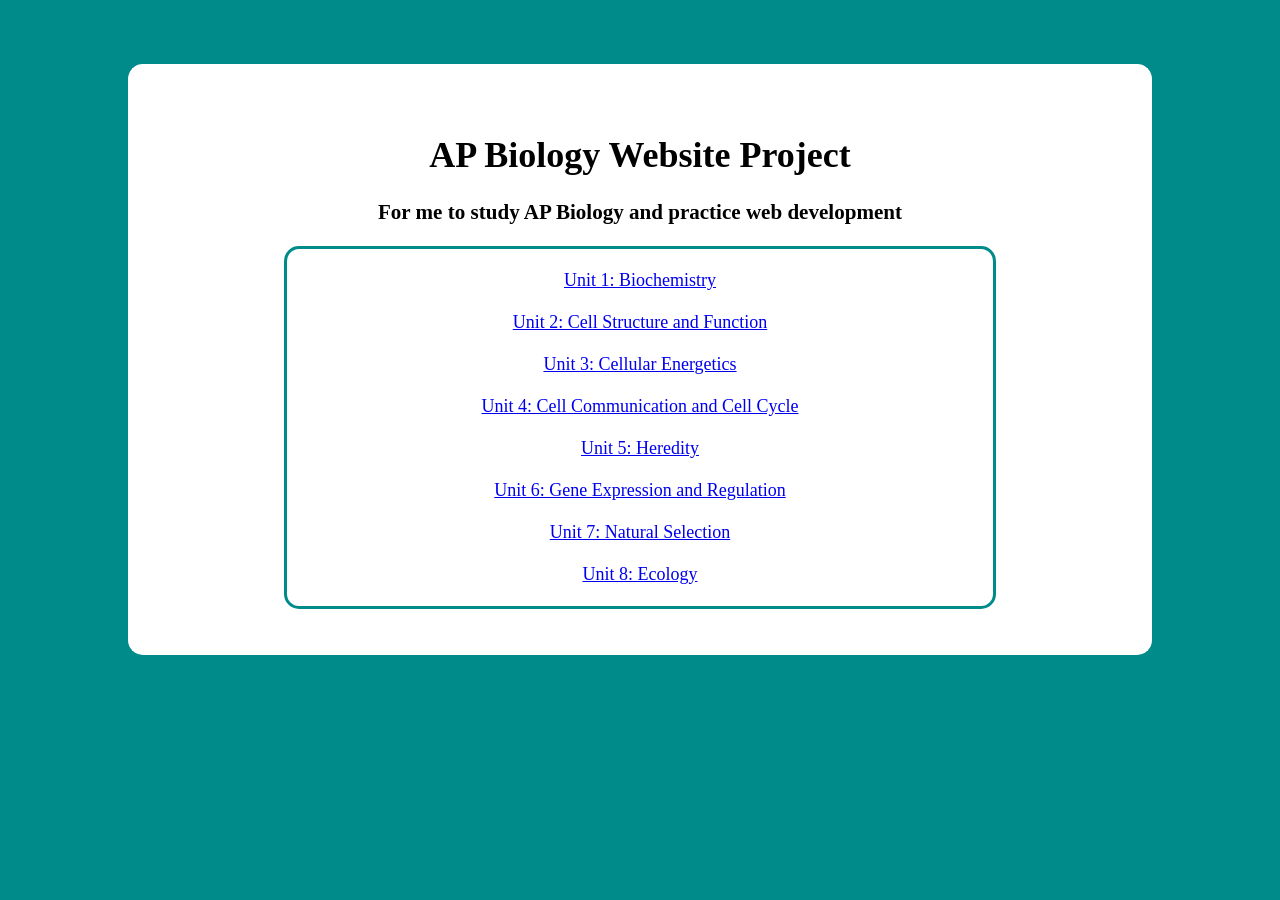
<file: APBioUnits/APBioMain.html>
<!DOCTYPE html>
<html>
    <head>
        <link rel="stylesheet" href="APBioMain.css">
        <title>
            AP Biology Website Project
        </title>
    </head>
    <body>
        <div class="container">
            <br>
            <br>
            <h1 id="Heading">
                 AP Biology Website Project
            </h1>
            <h3 id="Heading">
                For me to study AP Biology and practice web development
            </h3>
            <div class="topics" id="topics">
                <br>
                <a href="Unit1.html" target="_blank" title="Unit 1: Biochemistry Review" id="UnitTopics">
                    Unit 1: Biochemistry
                </a>
                <br>
                <br>
                <a href="Unit2.html" target="_blank" title="Unit 2: Cell Structure and Function Review" id="UnitTopics">
                    Unit 2: Cell Structure and Function
                </a>
                <br>
                <br>
                <a href="Unit3.html" target="_blank" title="Unit 3: Cellular Energetics Review" id="UnitTopics">
                    Unit 3: Cellular Energetics
                </a>
                <br>
                <br>
                <a href="Unit4.html" target="_blank" title="Unit 4: Cell Communication and Cell Cycle Review" id="UnitTopics">
                    Unit 4: Cell Communication and Cell Cycle
                </a>
                <br>
                <br>
                <a href="Unit5.html" target="_blank" title="Unit 5: Heredity Review" id="UnitTopics">
                    Unit 5: Heredity
                </a>
                <br>
                <br>
                <a href="Unit6.html" target="_blank" title="Unit 6: Gene Expression and Regulation Review" id="UnitTopics">
                    Unit 6: Gene Expression and Regulation
                </a>
                <br>
                <br>
                <a href="Unit7.html" target="_blank" title="Unit 7: Natural Selection Review" id="UnitTopics">
                    Unit 7: Natural Selection
                </a>
                <br>
                <br>
                <a href="Unit8.html" target="_blank" title="Unit 8: Ecology Review" id="UnitTopics">
                    Unit 8: Ecology
                </a>
                <br>
                <br>
            </div>
            <br>
            <br>
        </div>
    </body>
</html>
</file>
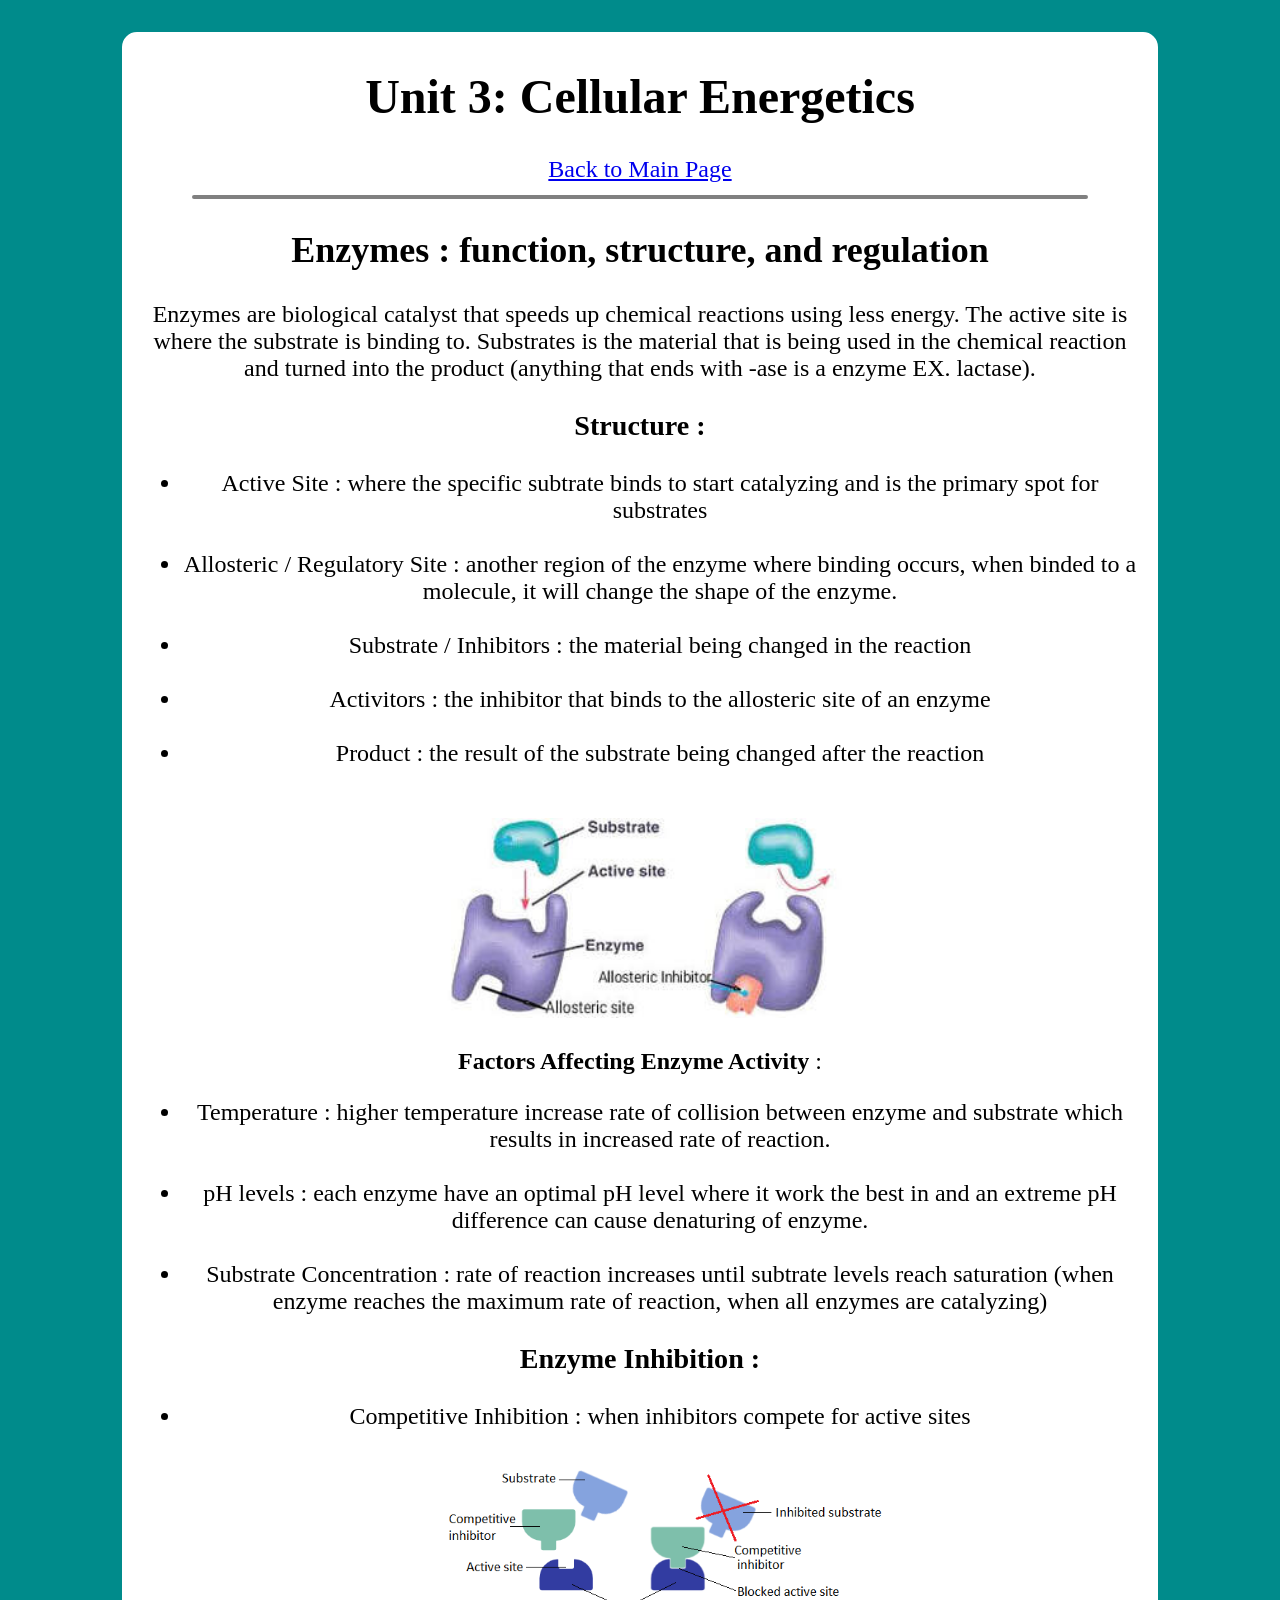
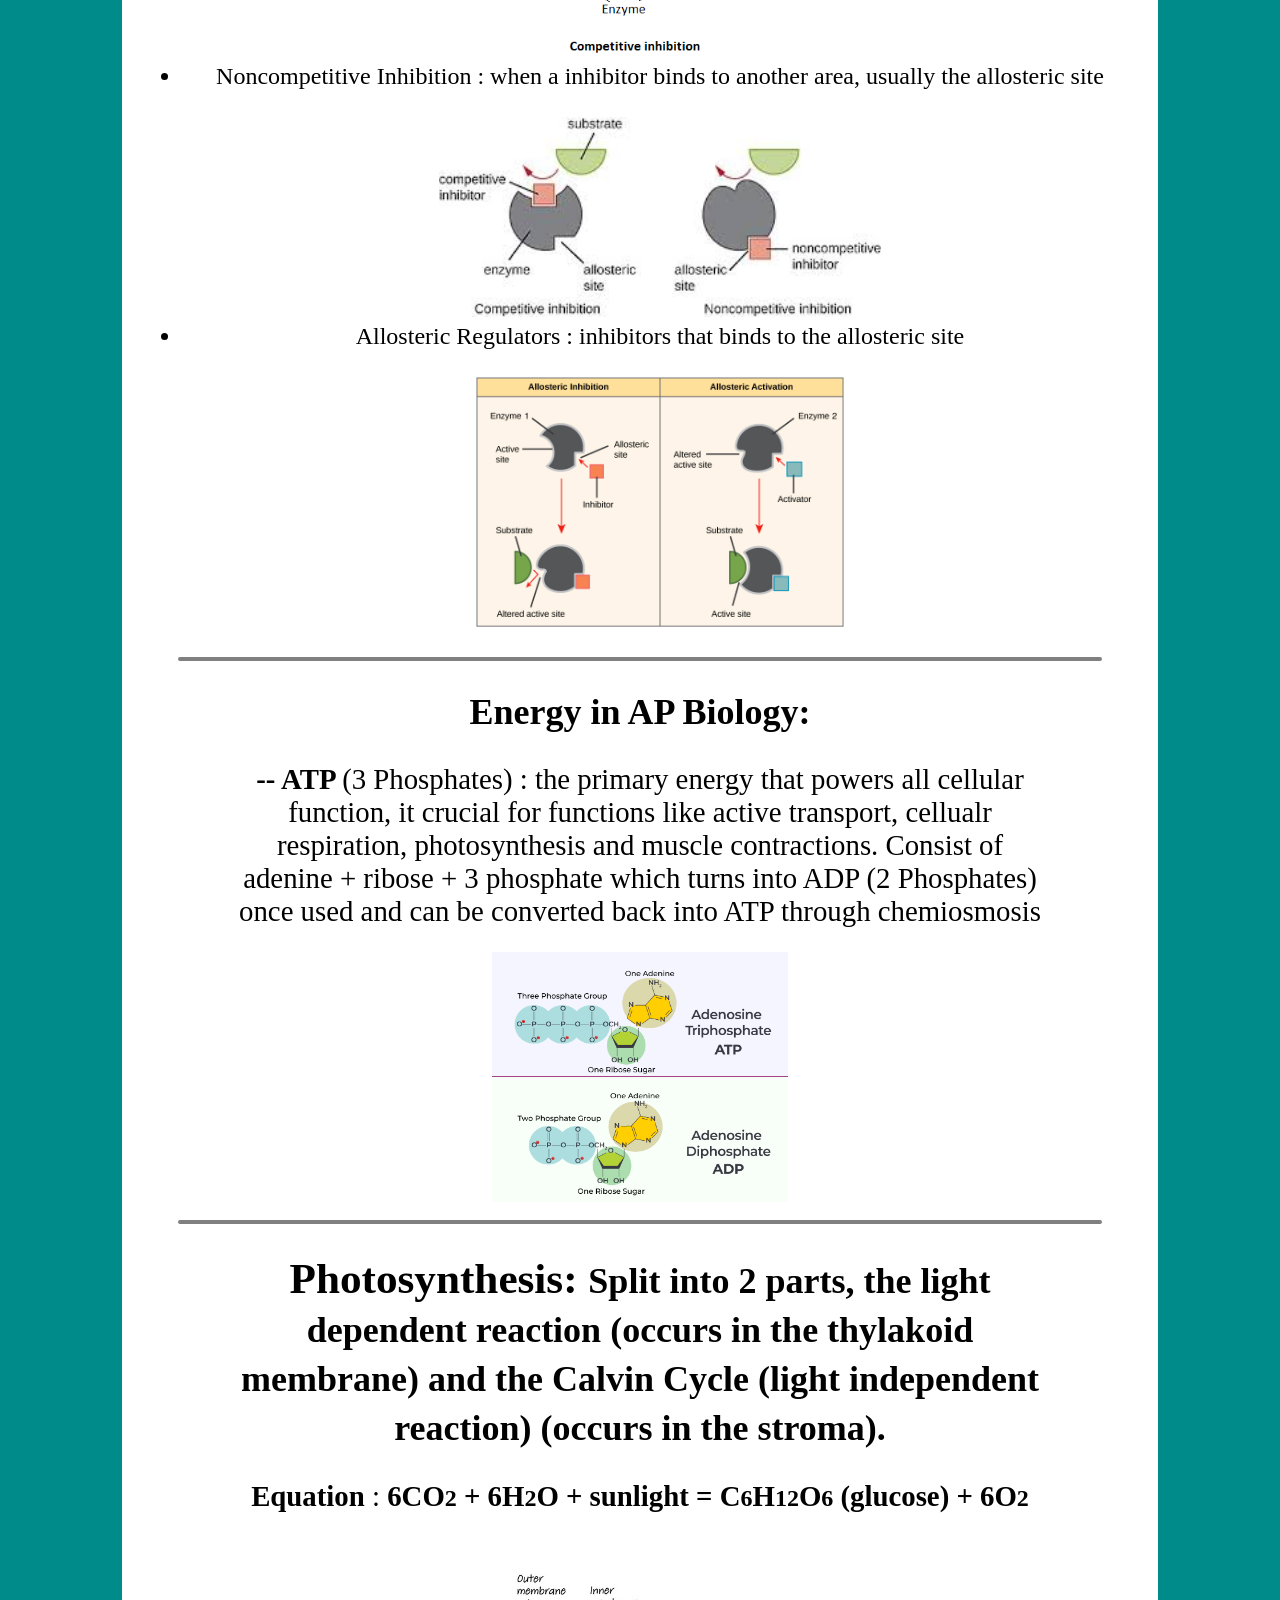
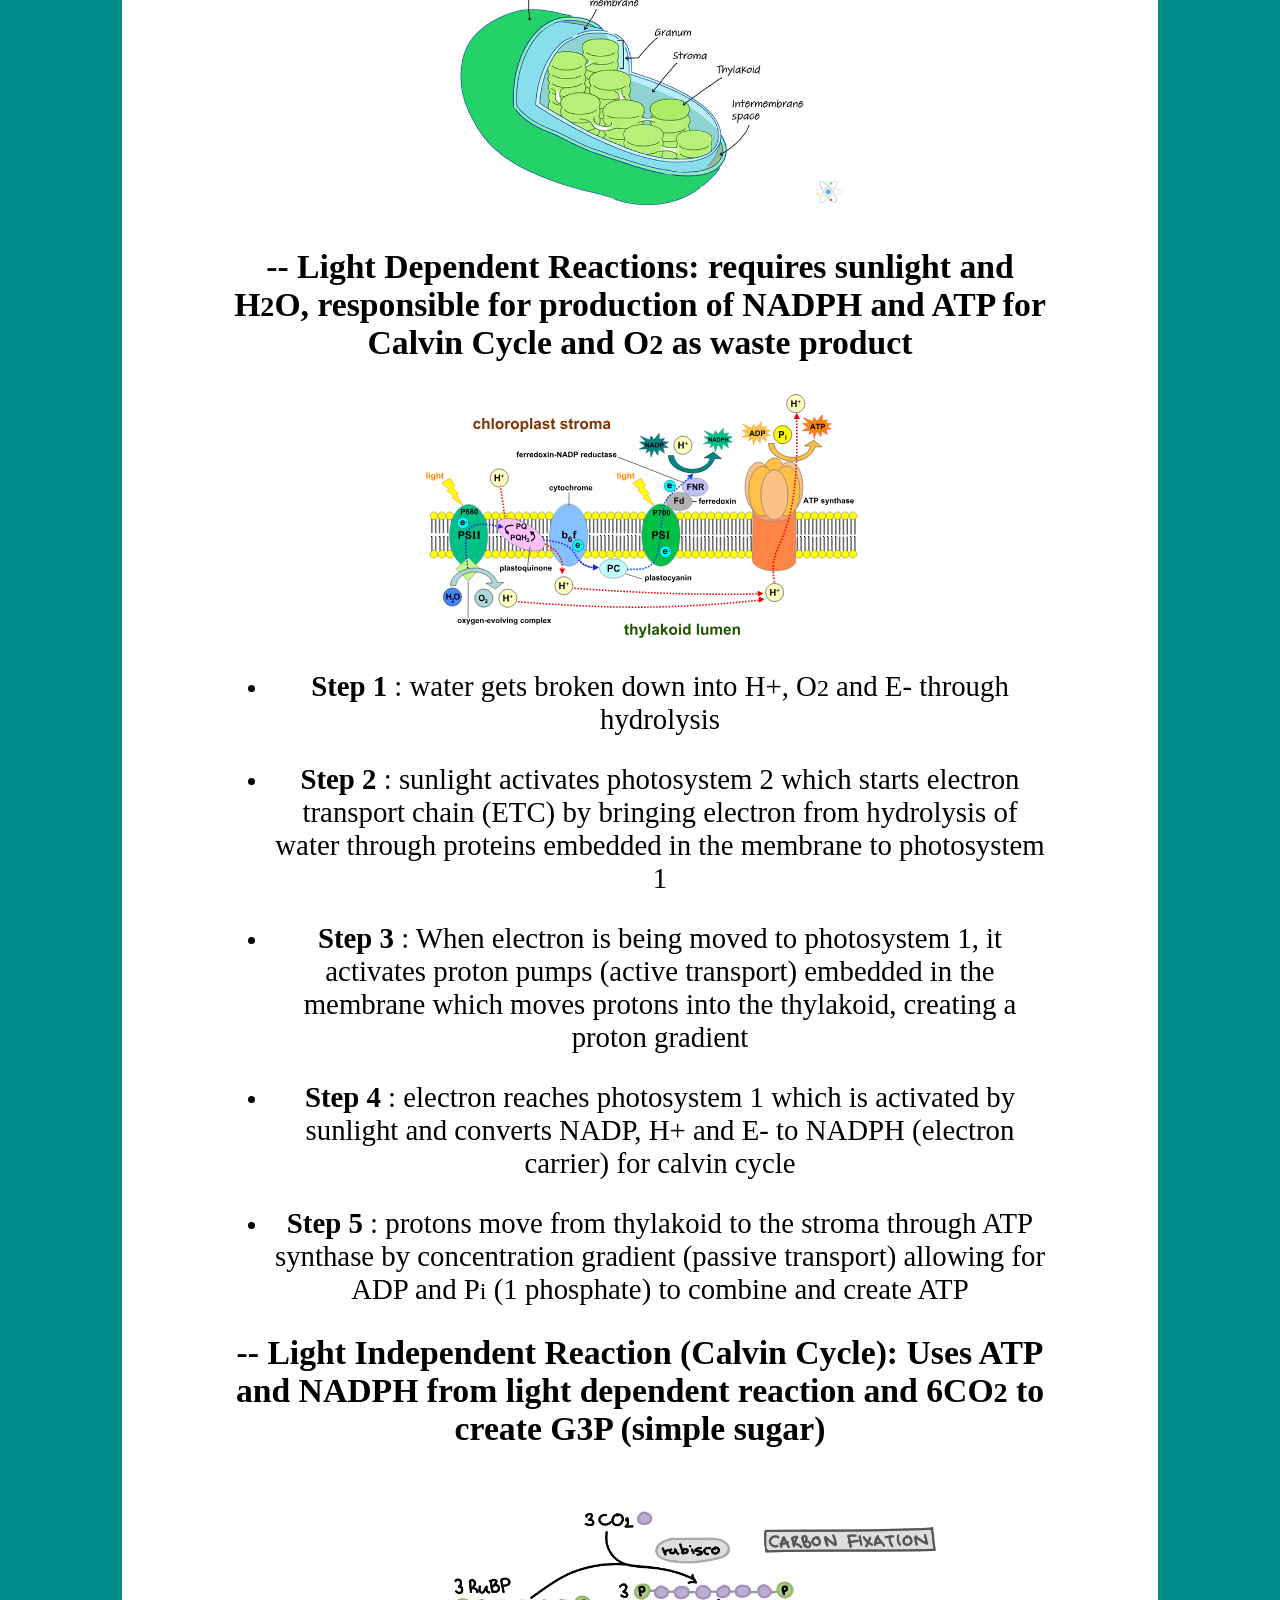
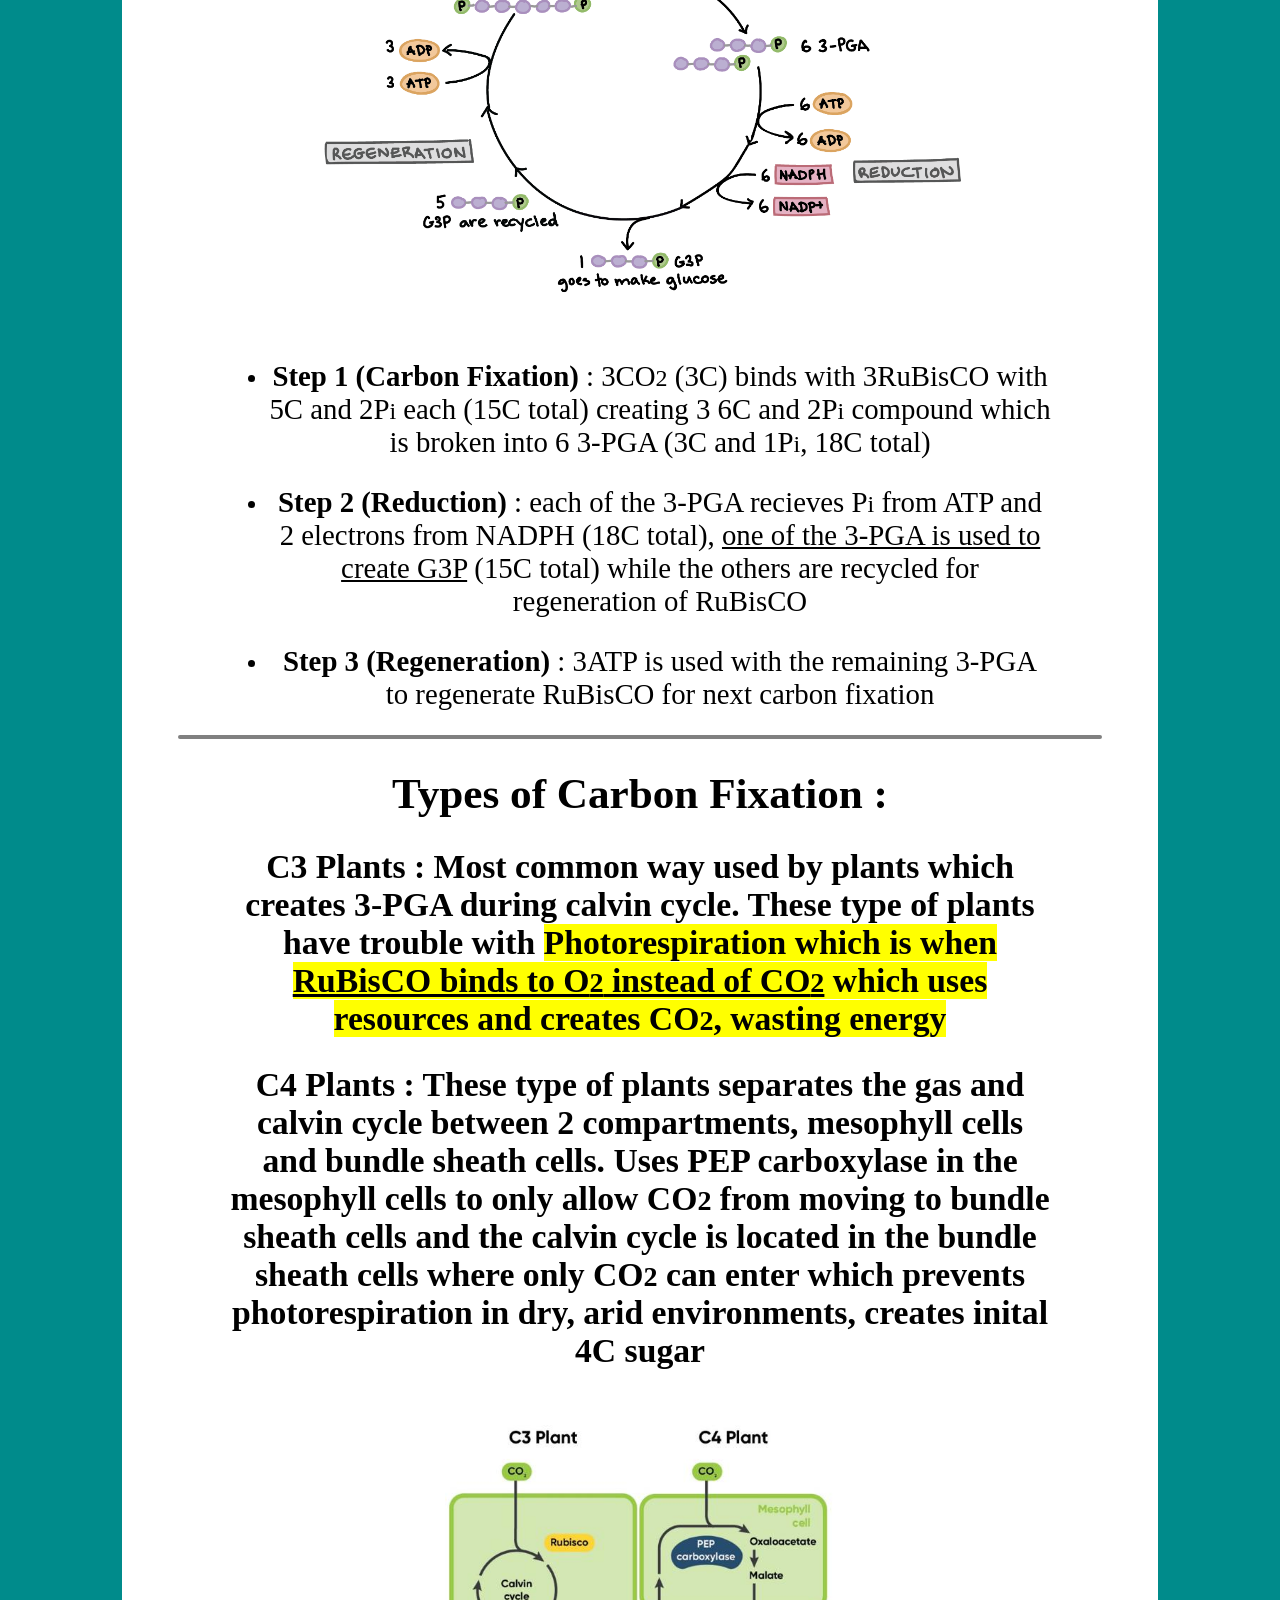
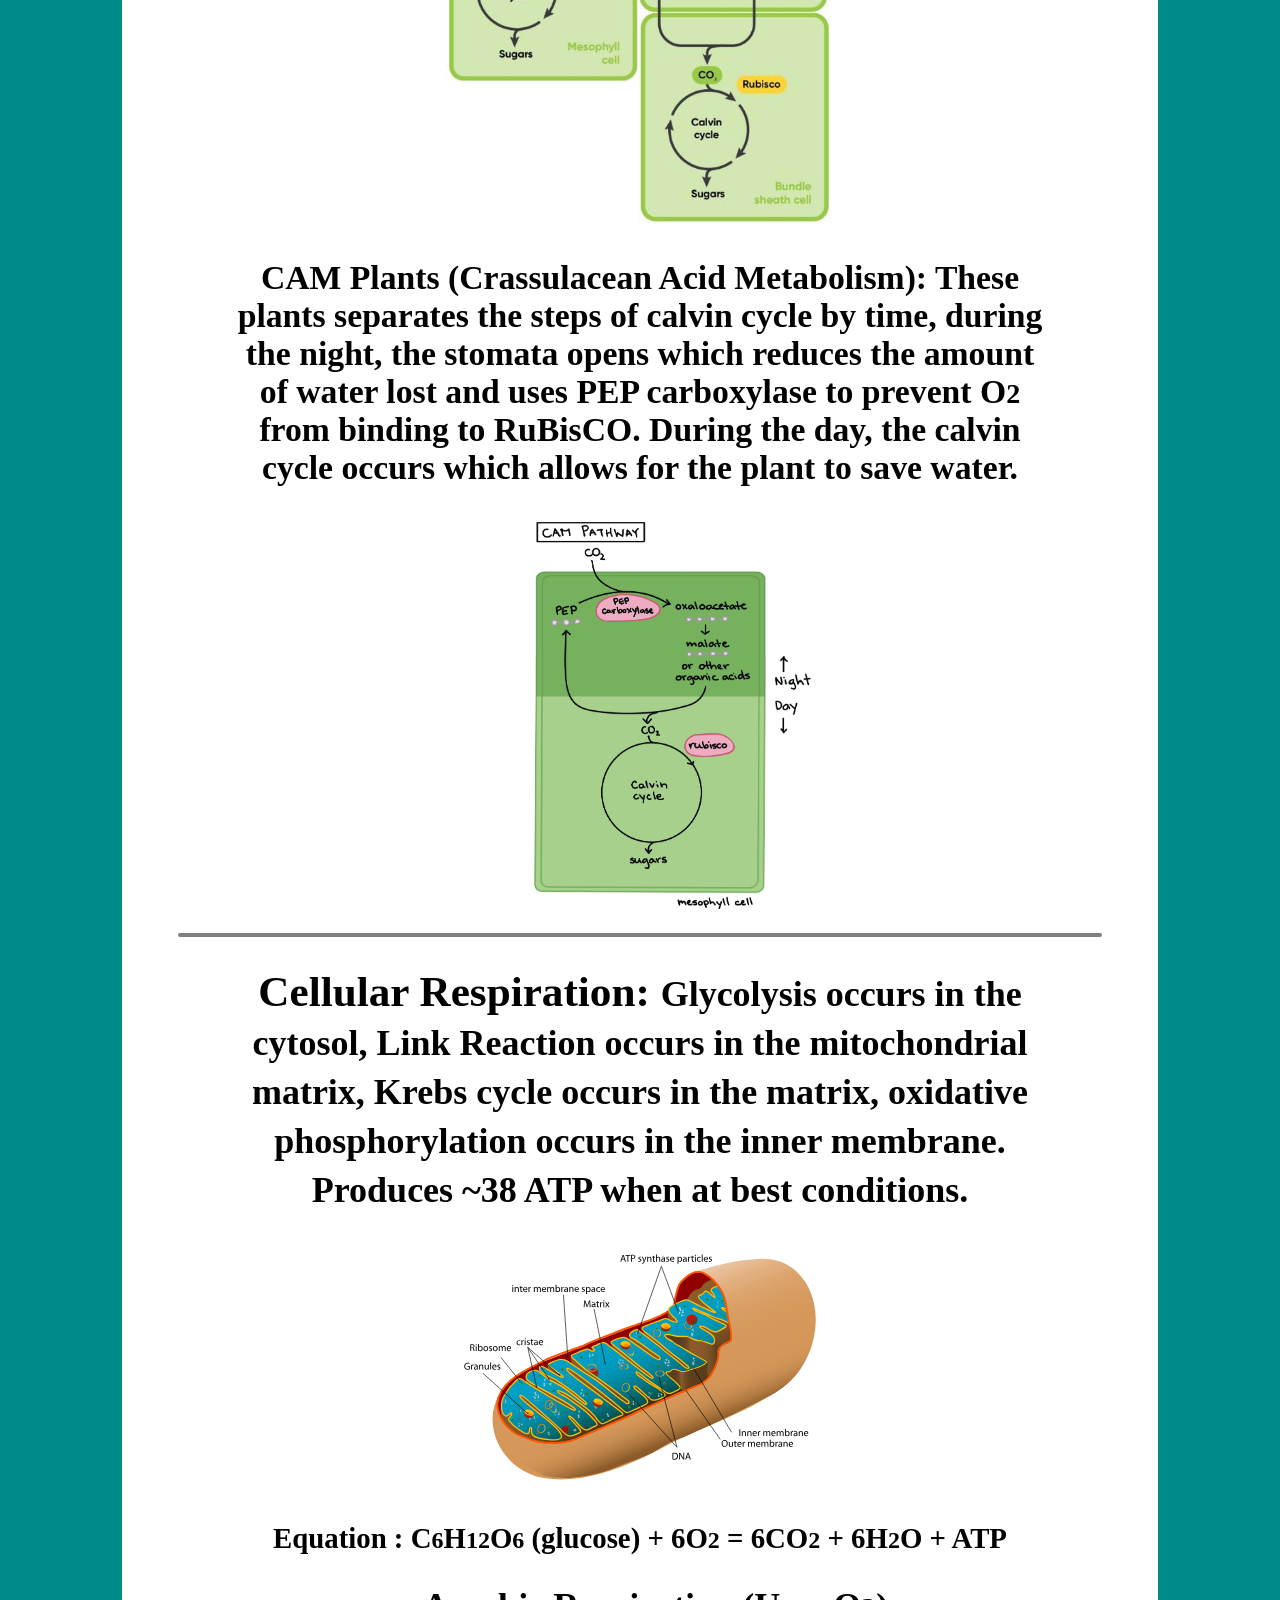
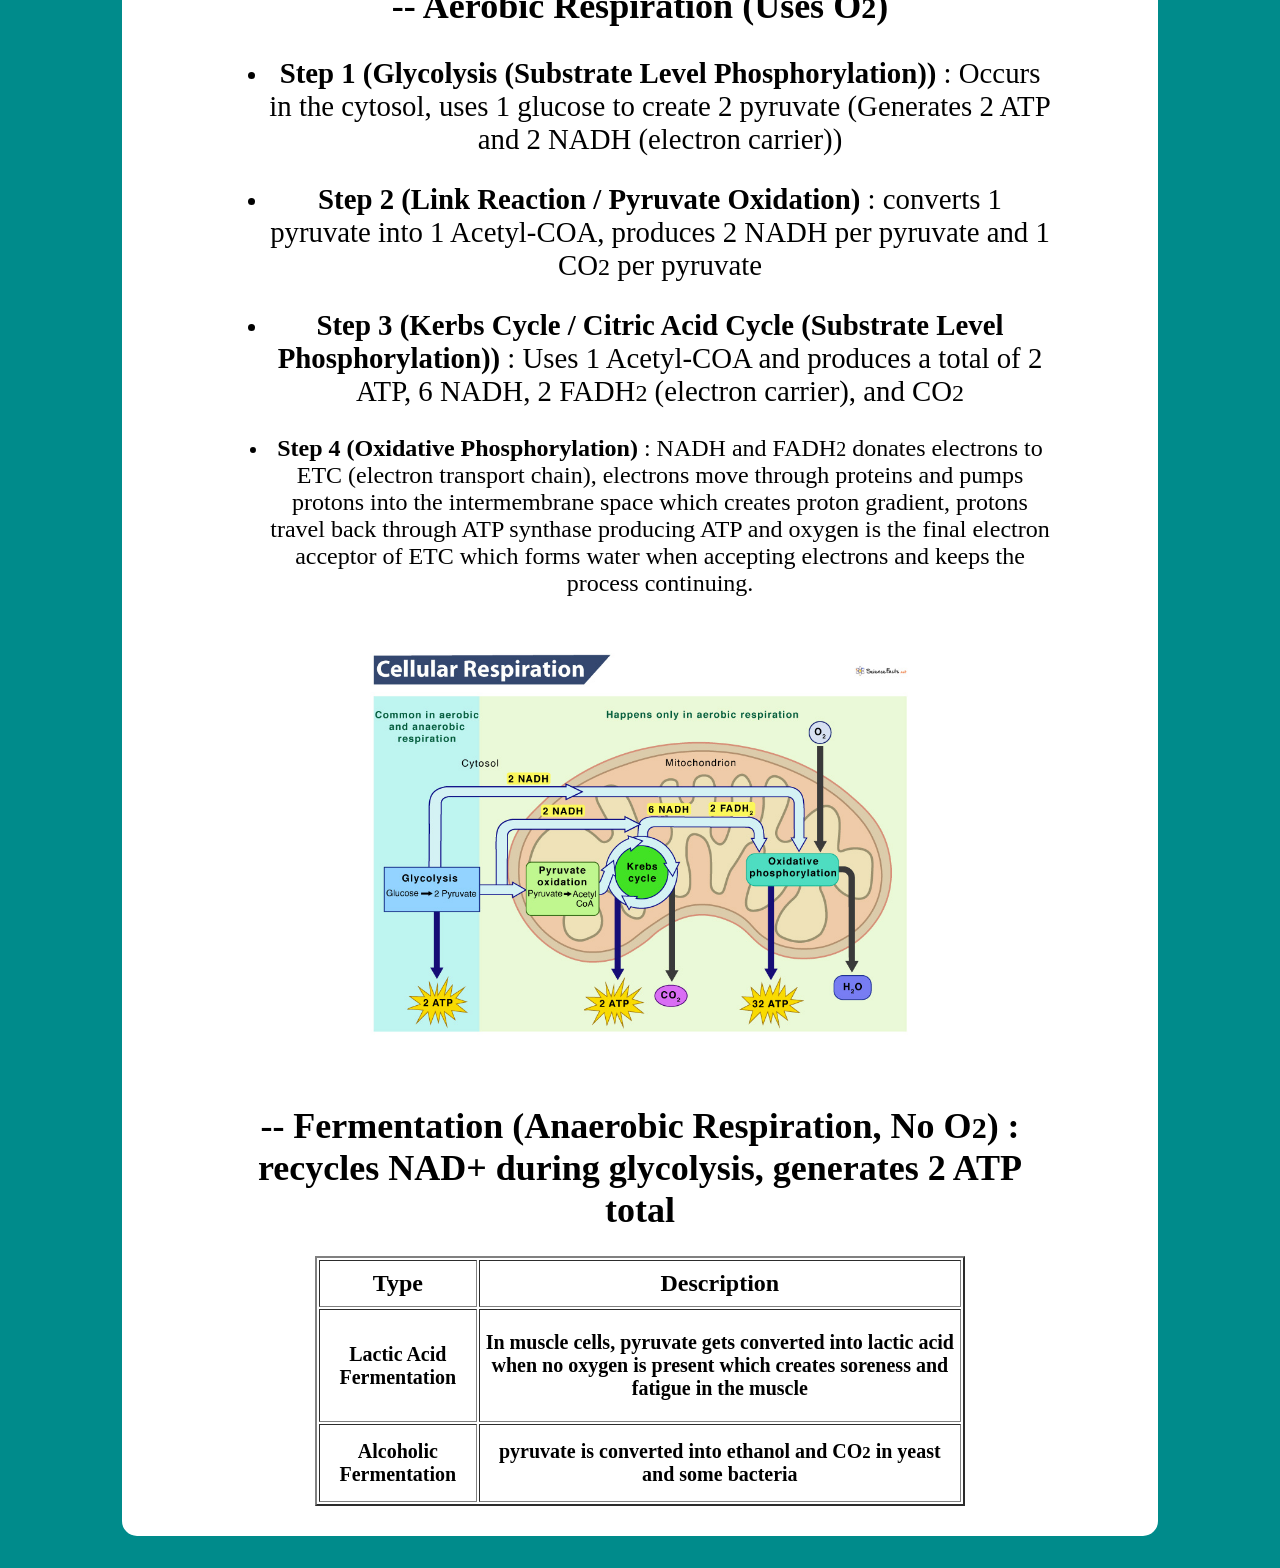
<file: APBioUnits/Unit3.html>
<!DOCTYPE html>

<html>
    <head>
        <link rel="stylesheet" href="Unit3.css">
        <title>
            Unit 3: Cellular Energetics
        </title>
    </head>
    <body>
        <div class="main">
            <div id="enzyme">
                <h1>
                    Unit 3: Cellular Energetics
                </h1>
                <a href="APBioMain.html" target="_blank" title="AP Biology Main Page">
                    Back to Main Page
                </a>
                <hr id="break">
                <h2>
                    Enzymes : function, structure, and regulation
                </h2>
                <p>
                    Enzymes are biological catalyst that speeds up chemical reactions using less energy. The active site is where the substrate is binding to. Substrates is the material that is being used in the chemical reaction and turned into the product (anything that ends with -ase is a enzyme EX. lactase). 
                </p>
                <h3>
                    Structure :
                </h3>
                <ul>
                    <li>
                        Active Site : where the specific subtrate binds to start catalyzing and is the primary spot for substrates
                    </li>
                    <br>
                    <li>
                        Allosteric / Regulatory Site : another region of the enzyme where binding occurs, when binded to a molecule, it will change the shape of the enzyme.
                    </li>
                    <br>
                    <li>
                        Substrate / Inhibitors : the material being changed in the reaction
                    </li>
                    <br>
                    <li>
                        Activitors : the inhibitor that binds to the allosteric site of an enzyme
                    </li>
                    <br>
                    <li>
                        Product : the result of the substrate being changed after the reaction
                    </li>
                </ul>
                <br>
                <img src="Images/Allosteric-Active-Site-Diagram.jpg" height="200">
                <p>
                    <b>Factors Affecting Enzyme Activity</b> : 
                    <ul>
                        <li>
                            Temperature : higher temperature increase rate of collision between enzyme and substrate which results in increased rate of reaction.
                        </li>
                        <br>
                        <li>
                            pH levels : each enzyme have an optimal pH level where it work the best in and an extreme pH difference can cause denaturing of enzyme.
                        </li>
                        <br>
                        <li>
                            Substrate Concentration : rate of reaction increases until subtrate levels reach saturation (when enzyme reaches the maximum rate of reaction, when all enzymes are catalyzing)
                        </li>
                    </ul>
                </p>
                <h3>
                    Enzyme Inhibition :
                </h3>
                <p>
                    <ul>
                        <li>
                            Competitive Inhibition : when inhibitors compete for active sites
                        </li>
                        <br>
                        <img src="Images/Competitive-Inhibition-Diagram.jpg" height="200">
                        <br>
                        <li>
                            Noncompetitive Inhibition : when a inhibitor binds to another area, usually the allosteric site
                        </li>
                        <br>
                        <img src="Images/Noncompetitive-Inhibitor-Diagram.jpg" height="200">
                        <br>
                        <li>
                            Allosteric Regulators : inhibitors that binds to the allosteric site
                        </li>
                        <br>
                        <img src="Images/Allosteric-Regulator-Diagram.png" height="250">
                    </ul>
                </p>
            </div>
            <hr id="break">
            <div id="energy">
                <h2>
                    Energy in AP Biology:
                </h2>
                <p>
                    <big><b> -- ATP </b> (3 Phosphates) : the primary energy that powers all cellular function, it crucial for functions like active transport, cellualr respiration, photosynthesis and muscle contractions. Consist of adenine + ribose + 3 phosphate which turns into ADP (2 Phosphates) once used and can be converted back into ATP through chemiosmosis</big>

                </p>
                <img src="Images/ATP-ADP-structure.png" height="250">
            </div>
            <hr id="break">
            <div id="photosynthesis">
                <h2>
                    <big><b>Photosynthesis: <small>Split into 2 parts, the light dependent reaction (occurs in the thylakoid membrane) and the Calvin Cycle (light independent reaction) (occurs in the stroma).</small></b></big>
                </h2>
                <p>
                    <big><b>Equation</b> : <b>6CO<small>2</small> + 6H<small>2</small>O + sunlight  =  C<small>6</small>H<small>12</small>O<small>6</small> (glucose) + 6O<small>2</small></b></big>
                </p>
                <br>
                <img src="Images/Chloroplast-Diagram.jpg" height="250">
                <br>
                <h3>
                    <big>-- Light Dependent Reactions: requires sunlight and H<small>2</small>O, responsible for production of NADPH and ATP for Calvin Cycle and O<small>2</small> as waste product</big>
                </h3>
                <img src="Images/Light-Dependent-Reactions-Diagram.svg" height="250">
                <p>
                    <ul>
                        <li>
                            <big><b>Step 1</b> : water gets broken down into H+, O<small>2</small> and E- through hydrolysis</big>
                        </li>
                        <br>
                        <li>
                            <big><b>Step 2</b> : sunlight activates photosystem 2 which starts electron transport chain (ETC) by bringing electron from hydrolysis of water through proteins embedded in the membrane to photosystem 1</big>
                        </li>
                        <br>
                        <li>
                            <big><b>Step 3</b> : When electron is being moved to photosystem 1, it activates proton pumps (active transport) embedded in the membrane which moves protons into the thylakoid, creating a proton gradient</big>
                        </li>
                        <br>
                        <li>
                            <big><b>Step 4</b> : electron reaches photosystem 1 which is activated by sunlight and converts NADP, H+ and E- to NADPH (electron carrier) for calvin cycle</big>
                        </li>
                        <br>
                        <li>
                            <big><b>Step 5</b> : protons move from thylakoid to the stroma through ATP synthase by concentration gradient (passive transport) allowing for ADP and P<small>i</small> (1 phosphate) to combine and create ATP</big>
                        </li>
                    </ul>
                </p>
                <h3>
                    <big>-- Light Independent Reaction (Calvin Cycle): Uses ATP and NADPH from light dependent reaction and 6CO<small>2</small> to create G3P (simple sugar)</big>
                </h3>
                <br>
                <div id="calvin">
                    <img src="Images/Calvin-Cycle-Diagram.png" height="400">
                </div>
                <br>
                <ul>
                    <li>
                        <big><b>Step 1 (Carbon Fixation)</b> : 3CO<small>2</small> (3C) binds with 3RuBisCO with 5C and 2P<small>i</small> each (15C total) creating 3 6C and 2P<small>i</small> compound which is broken into 6 3-PGA (3C and 1P<small>i</small>, 18C total) </big>
                    </li>
                    <br>
                    <li>
                        <big><b>Step 2 (Reduction)</b> : each of the 3-PGA recieves P<small>i</small> from ATP and 2 electrons from NADPH (18C total), <u>one of the 3-PGA is used to create G3P</u> (15C total) while the others are recycled for regeneration of RuBisCO</big>
                    </li>
                    <br>
                    <li>
                        <big><b>Step 3 (Regeneration)</b> : 3ATP is used with the remaining 3-PGA to regenerate RuBisCO for next carbon fixation</big>
                    </li>
                </ul>
            </div>
            <hr id="break">
            <div id="fixation">
                <h2><big><b>Types of Carbon Fixation :</b></big></h2>
                <h3>
                    <big><b>C3 Plants : Most common way used by plants which creates 3-PGA during calvin cycle. These type of plants have trouble with <mark>Photorespiration which is when <u>RuBisCO binds to O<small>2</small> instead of CO<small>2</small></u> which uses resources and creates CO<small>2</small>, wasting energy</mark></b></big>
                </h3>
                <h3>
                    <big><b>C4 Plants : These type of plants separates the gas and calvin cycle between 2 compartments, mesophyll cells and bundle sheath cells. Uses PEP carboxylase in the mesophyll cells to only allow CO<small>2</small> from moving to bundle sheath cells and the calvin cycle is located in the bundle sheath cells where only CO<small>2</small> can enter which prevents photorespiration in dry, arid environments, creates inital 4C sugar</b></big>
                </h3>
                <br>
                <img src="Images/C4-Plant-Diagram.jpg" height="400">
                <br>
                <h3>
                    <big><b>CAM Plants (Crassulacean Acid Metabolism): These plants separates the steps of calvin cycle by time, during the night, the stomata opens which reduces the amount of water lost and uses PEP carboxylase to prevent O<small>2</small> from binding to RuBisCO. During the day, the calvin cycle occurs which allows for the plant to save water.</b></big>
                </h3>
                <img src="Images/CAM-Plant-Diagram.png" height="400">
            </div>
            <hr id="break">
            <div id="respiration">
                <h2><big><b>Cellular Respiration: <small>Glycolysis occurs in the cytosol, Link Reaction occurs in the mitochondrial matrix, Krebs cycle occurs in the matrix, oxidative phosphorylation occurs in the inner membrane. Produces ~38 ATP when at best conditions.</small></b></big></h2>
                <img src="Images/Mitochondrion-Diagram.svg" height="250">
                <p>
                    <big><b>Equation : C<small>6</small>H<small>12</small>O<small>6</small> (glucose) + 6O<small>2</small> = 6CO<small>2</small> + 6H<small>2</small>O + ATP</b></big>
                </p>
                <h2>
                    -- Aerobic Respiration (Uses O<small>2</small>)
                </h2>
                <ul>
                    <li>
                        <big><b>Step 1 (Glycolysis (Substrate Level Phosphorylation))</b> : Occurs in the cytosol, uses 1 glucose to create 2 pyruvate (Generates 2 ATP and 2 NADH (electron carrier))</big>
                    </li>
                    <br>
                    <li>
                        <big><b>Step 2 (Link Reaction / Pyruvate Oxidation)</b> : converts 1 pyruvate into 1 Acetyl-COA, produces 2 NADH per pyruvate and 1 CO<small>2</small> per pyruvate</big>
                    </li>
                    <br>
                    <li>
                        <big><b>Step 3 (Kerbs Cycle / Citric Acid Cycle (Substrate Level Phosphorylation))</b> : Uses 1 Acetyl-COA and produces a total of 2 ATP, 6 NADH, 2 FADH<small>2</small> (electron carrier), and CO<small>2</big>
                    </li>
                    <br>
                    <li>
                        <big><b>Step 4 (Oxidative Phosphorylation)</b> : NADH and FADH<small>2</small> donates electrons to ETC (electron transport chain), electrons move through proteins and pumps protons into the intermembrane space which creates proton gradient, protons travel back through ATP synthase producing ATP and oxygen is the final electron acceptor of ETC which forms water when accepting electrons and keeps the process continuing.</big>
                    </li>
                </ul>
                <br>
                <div id="respirationimg">
                    <img src="Images/Cellular-Respiration-Diagram.jpg" height="400">
                </div>
                <br>
                <h2><big>-- Fermentation (Anaerobic Respiration, No O<small>2</small>) : recycles NAD+ during glycolysis, generates 2 ATP total</big></h2>
                <div id="fermentationtable">
                    <table border="2" height="250" width="650" align="center">
                        <tr align="center">
                            <td><b><big>Type</big></b></td>
                            <td><b><big>Description</big></b></td>
                        </tr>
                        <tr align="center">
                            <td><b>Lactic Acid Fermentation</b></td>
                            <td><b>In muscle cells, pyruvate gets converted into lactic acid when no oxygen is present which creates soreness and fatigue in the muscle</b></td>
                        </tr>
                        <tr align="center">
                            <td><b>Alcoholic Fermentation</b></td>
                            <td><b>pyruvate is converted into ethanol and CO<small>2</small> in yeast and some bacteria</b></td>
                        </tr>
                    </table>
                </div>
            </div>
        </div>
    </body>
</html>
</file>
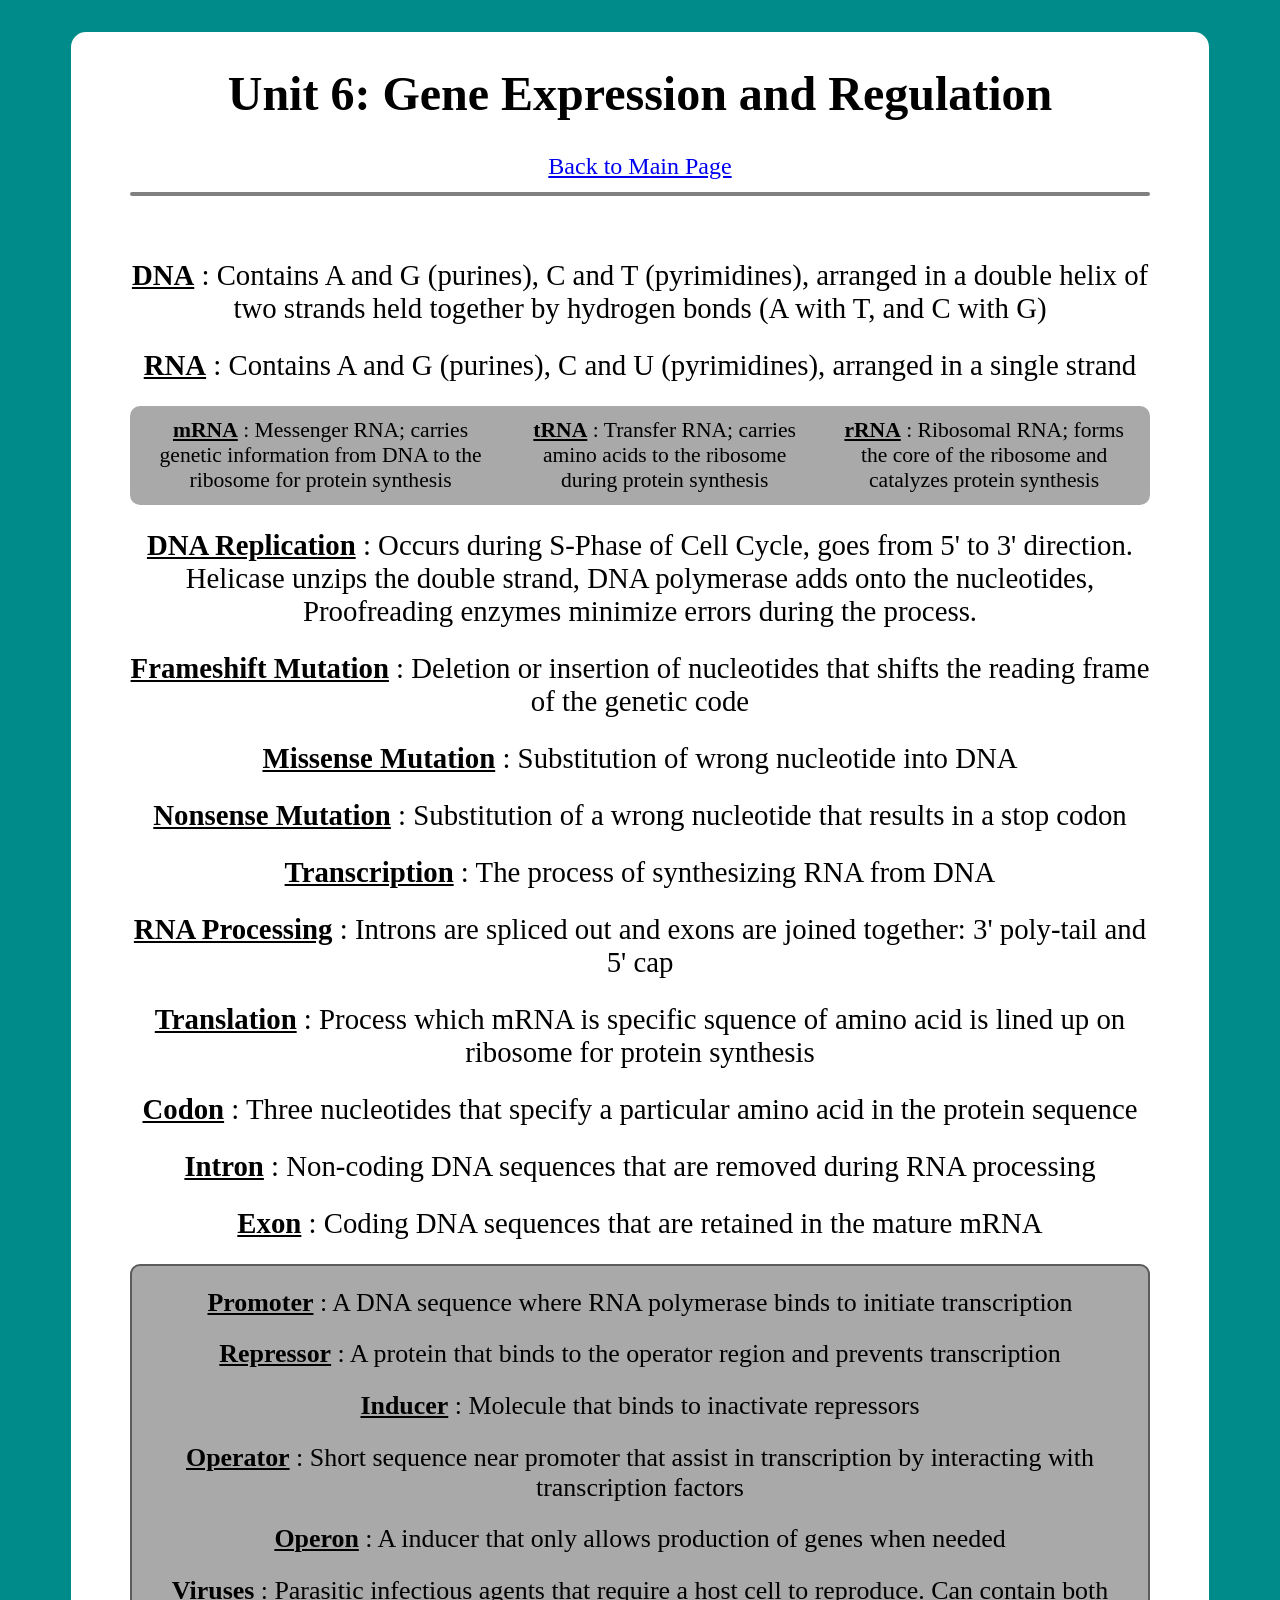
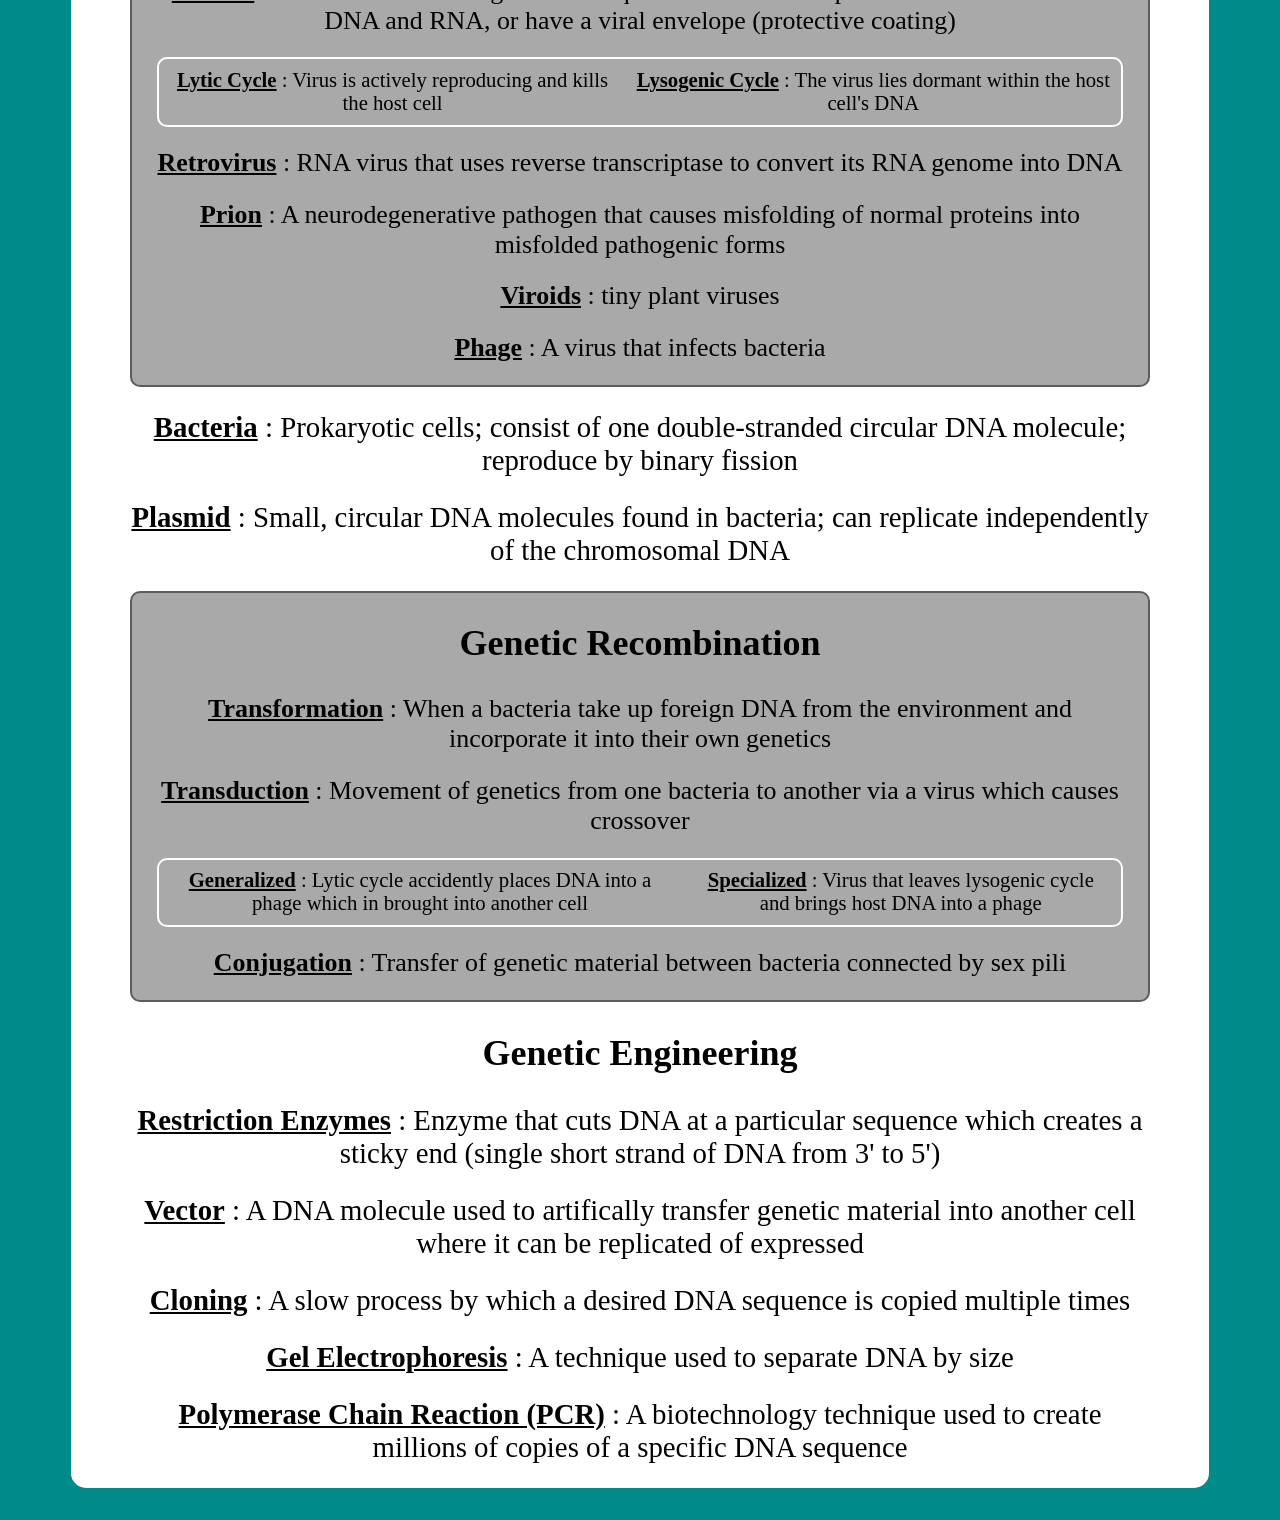
<file: APBioUnits/Unit6.html>
<!DOCTYPE html>

<html>
    <head>
        <title>
            Unit 6: Gene Expression and Regulation
        </title>
        <link rel="stylesheet" href="Unit6.css">
    </head>
    <body>
        <div class="main">
            <h1>
                Unit 6: Gene Expression and Regulation
            </h1>
            <a href="APBioMain.html" target="_blank" title="AP Biology Main Page">
                Back to Main Page
            </a>
            <hr id="break">
            <br>
            <div class="Part1">
                <p><big><b><u>DNA</u></b> : Contains A and G (purines), C and T (pyrimidines), arranged in a double helix of two strands held together by hydrogen bonds (A with T, and C with G)</big></p>
                <p><big><b><u>RNA</u></b> : Contains A and G (purines), C and U (pyrimidines), arranged in a single strand</big></p>
                <ul id="List1">
                    <li><big><b><u>mRNA</u></b> : Messenger RNA; carries genetic information from DNA to the ribosome for protein synthesis</big></li>
                    <li><big><b><u>tRNA</u></b> : Transfer RNA; carries amino acids to the ribosome during protein synthesis</big></li>
                    <li><big><b><u>rRNA</u></b> : Ribosomal RNA; forms the core of the ribosome and catalyzes protein synthesis</big></li>
                </ul>
                <p><big><b><u>DNA Replication</u></b> : Occurs during S-Phase of Cell Cycle, goes from 5' to 3' direction. Helicase unzips the double strand, DNA polymerase adds onto the nucleotides, Proofreading enzymes minimize errors during the process.</big></p>
                <p><big><b><u>Frameshift Mutation</u></b> : Deletion or insertion of nucleotides that shifts the reading frame of the genetic code</big></p>
                <p><big><b><u>Missense Mutation</u></b> : Substitution of wrong nucleotide into DNA</big></p>
                <p><big><b><u>Nonsense Mutation</u></b> : Substitution of a wrong nucleotide that results in a stop codon</big></p>
                <p><big><b><u>Transcription</u></b> : The process of synthesizing RNA from DNA</big></p>
                <p><big><b><u>RNA Processing</u></b> : Introns are spliced out and exons are joined together: 3' poly-tail and 5' cap</big></p>
                <p><big><b><u>Translation</u></b> : Process which mRNA is specific squence of amino acid is lined up on ribosome for protein synthesis</big></p>
                <p><big><b><u>Codon</u></b> : Three nucleotides that specify a particular amino acid in the protein sequence</big></p>
                <p><big><b><u>Intron</u></b> : Non-coding DNA sequences that are removed during RNA processing</big></p>
                <p><big><b><u>Exon</u></b> : Coding DNA sequences that are retained in the mature mRNA</big></p>
            </div>
            <div class="Part2">
                <div id="Part2-Text">
                    <p><big><b><u>Promoter</u></b> : A DNA sequence where RNA polymerase binds to initiate transcription</big></p>
                    <p><big><b><u>Repressor</u></b> : A protein that binds to the operator region and prevents transcription</big></p>
                    <p><big><b><u>Inducer</u></b> : Molecule that binds to inactivate repressors</big></p>
                    <p><big><b><u>Operator</u></b> : Short sequence near promoter that assist in transcription by interacting with transcription factors</big></p>
                    <p><big><b><u>Operon</u></b> : A inducer that only allows production of genes when needed</big></p>
                    <p><big><b><u>Viruses</u></b> : Parasitic infectious agents that require a host cell to reproduce. Can contain both DNA and RNA, or have a viral envelope (protective coating)</big></p>
                    <ul id="List2">
                        <li><big><b><u>Lytic Cycle</u></b> : Virus is actively reproducing and kills the host cell</big></li>
                        <li><big><b><u>Lysogenic Cycle</u></b> : The virus lies dormant within the host cell's DNA</big></li>
                    </ul>
                    <p><big><b><u>Retrovirus</u></b> : RNA virus that uses reverse transcriptase to convert its RNA genome into DNA</big></p>
                    <p><big><b><u>Prion</u></b> : A neurodegenerative pathogen that causes misfolding of normal proteins into misfolded pathogenic forms</big></p>
                    <p><big><b><u>Viroids</u></b> : tiny plant viruses</big></p>
                    <p><big><b><u>Phage</u></b> : A virus that infects bacteria</big></p>
                </div>
            </div>
            <div class="Bacteria">
                <p id="Bacteria"><big><b><u>Bacteria</u></b> : Prokaryotic cells; consist of one double-stranded circular DNA molecule; reproduce by binary fission</big></p>
                <p id="Bacteria-Plasmid"><big><b><u>Plasmid</u></b> : Small, circular DNA molecules found in bacteria; can replicate independently of the chromosomal DNA</big></p>
            </div>
            <div class="Part3">
                <h2>Genetic Recombination</h2>
                <div id="Part3-Text">
                    <p><big><b><u>Transformation</u></b> : When a bacteria take up foreign DNA from the environment and incorporate it into their own genetics</big></p>
                    <p><big><b><u>Transduction</u></b> : Movement of genetics from one bacteria to another via a virus which causes crossover</big></p>
                    <ul id="List3">
                        <li><big><b><u>Generalized</u></b> : Lytic cycle accidently places DNA into a phage which in brought into another cell</big></li>
                        <li><big><b><u>Specialized</u></b> : Virus that leaves lysogenic cycle and brings host DNA into a phage</big></li>
                    </ul>
                    <p><big><b><u>Conjugation</u></b> : Transfer of genetic material between bacteria connected by sex pili</big></p>
                </div>
            </div>
            <div class="Part4">
                <h2>Genetic Engineering</h2>
                <p><big><b><u>Restriction Enzymes</u></b> : Enzyme that cuts DNA at a particular sequence which creates a sticky end (single short strand of DNA from 3' to 5')</big></p>
                <p><big><b><u>Vector</u></b> : A DNA molecule used to artifically transfer genetic material into another cell where it can be replicated of expressed</big></p>
                <p><big><b><u>Cloning</u></b> : A slow process by which a desired DNA sequence is copied multiple times</big></p>
                <p><big><b><u>Gel Electrophoresis</u></b> : A technique used to separate DNA by size</big></p>
                <p><big><b><u>Polymerase Chain Reaction (PCR)</u></b> : A biotechnology technique used to create millions of copies of a specific DNA sequence</big></p>
            </div>
            <br>
        </div>
    </body>
</html>
</file>
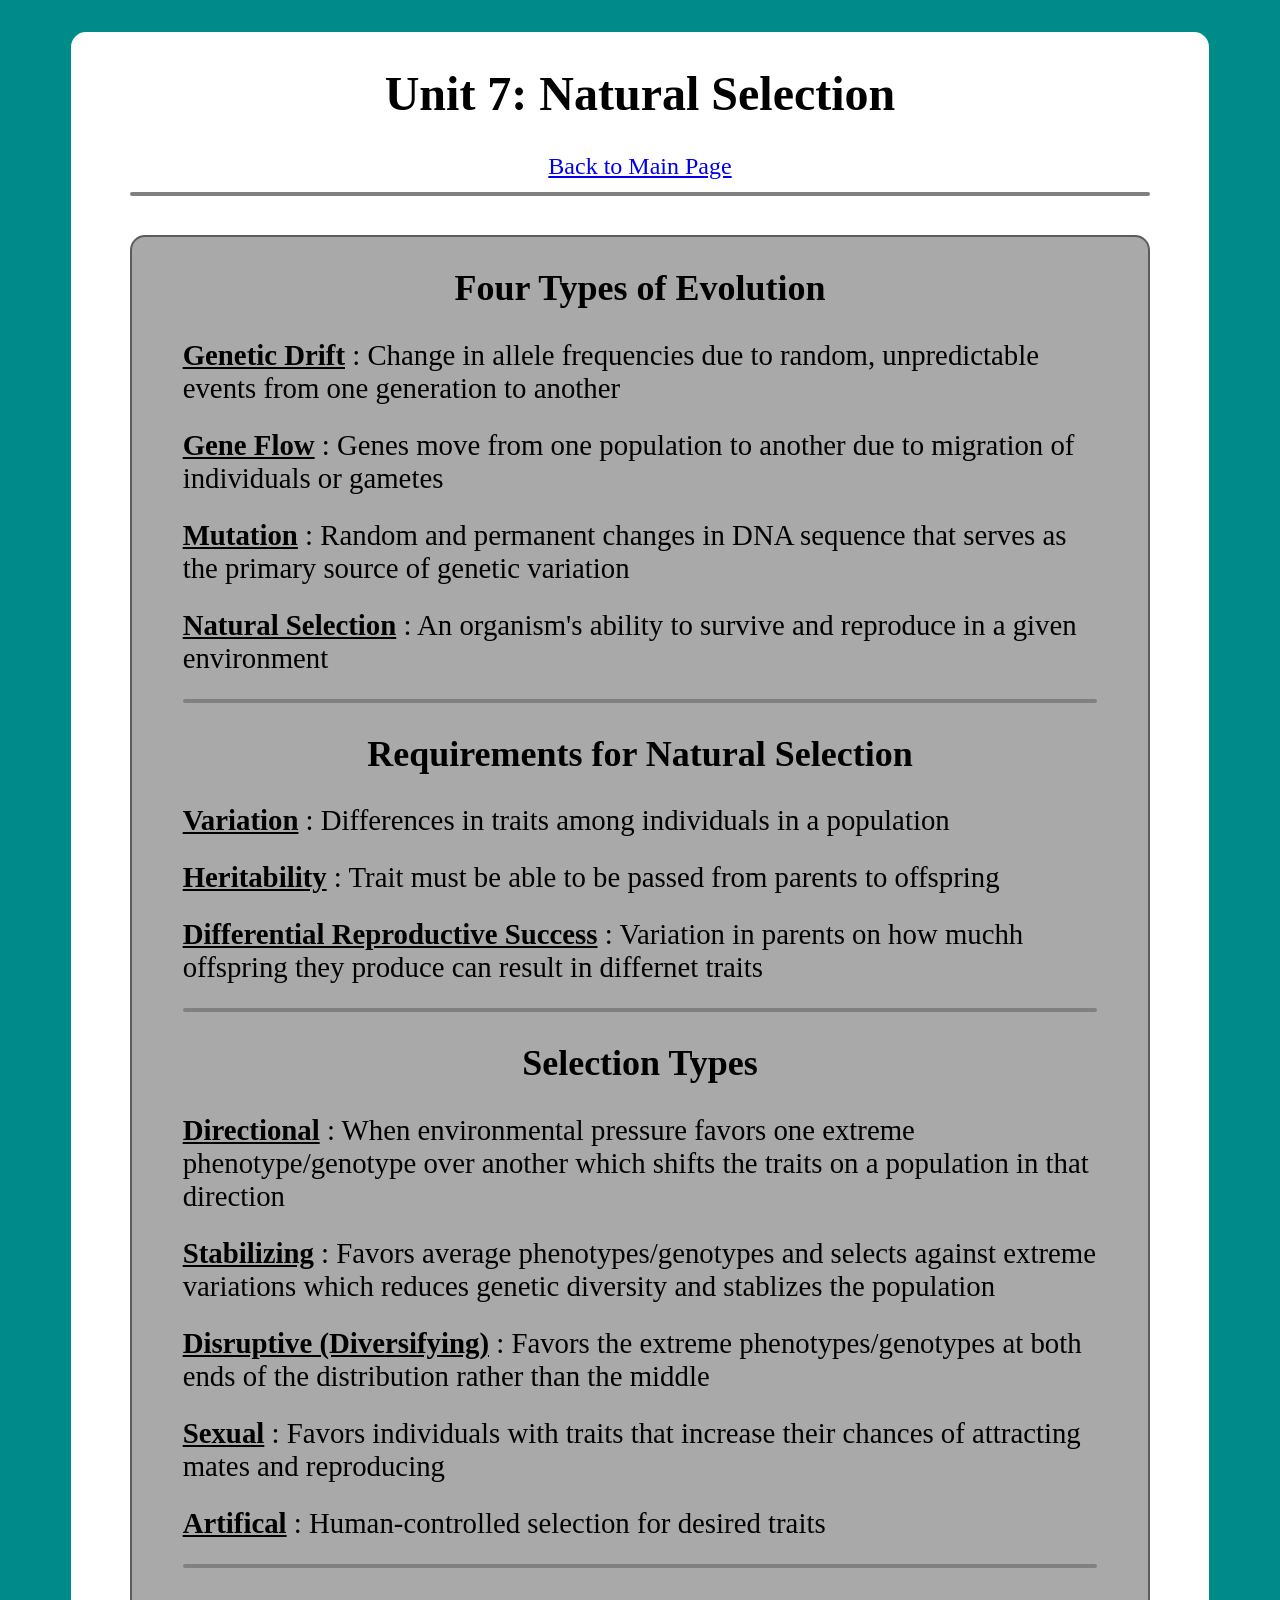
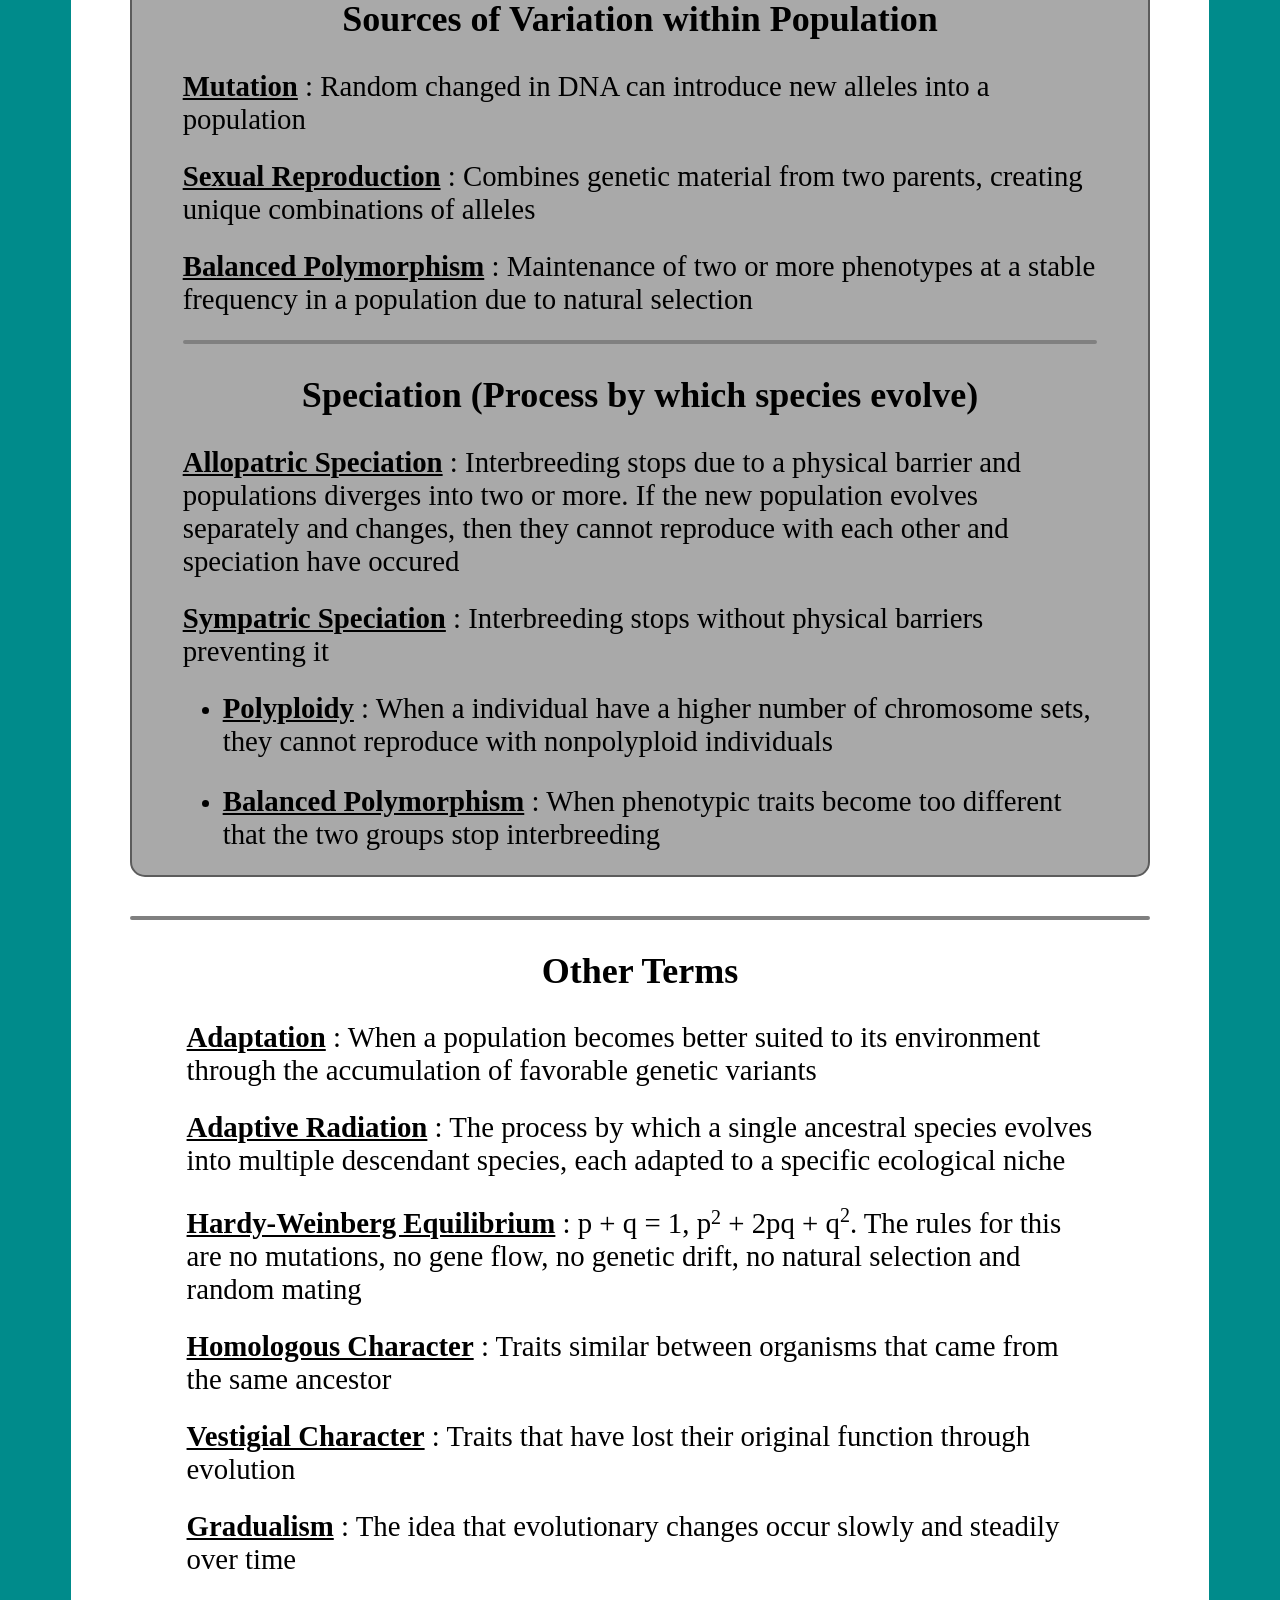
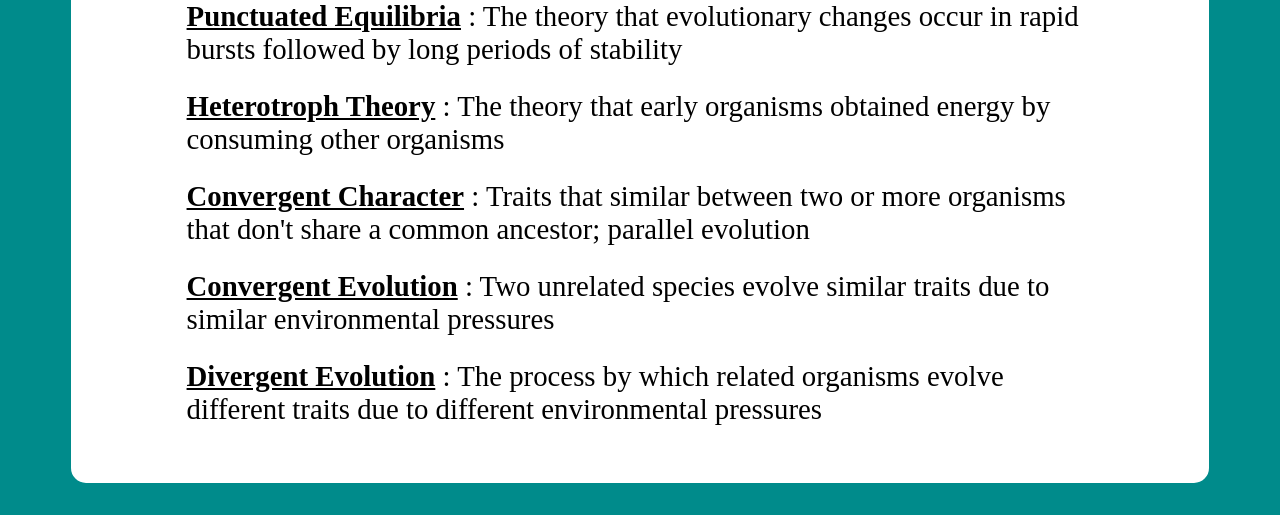
<file: APBioUnits/Unit7.html>
<!DOCTYPE html>

<html>
    <head>
        <title>
            Unit 7: Natural Selection
        </title>
        <link rel="stylesheet" href="Unit7.css">
    </head>
    <body>
        <div class="main">
            <h1>
                Unit 7: Natural Selection
            </h1>
            <a href="APBioMain.html" target="_blank" title="AP Biology Main Page">
                Back to Main Page
            </a>
            <hr id="break">
            <br>
            <div class="Part1">
                <h2>Four Types of Evolution</h2>
                <div class="Evo-Types">
                    <p><big><b><u>Genetic Drift</u></b> : Change in allele frequencies due to random, unpredictable events from one generation to another</big></p>
                    <p><big><b><u>Gene Flow</u></b> : Genes move from one population to another due to migration of individuals or gametes</big></p>
                    <p><big><b><u>Mutation</u></b> : Random and permanent changes in DNA sequence that serves as the primary source of genetic variation</big></p>
                    <p><big><b><u>Natural Selection</u></b> : An organism's ability to survive and reproduce in a given environment</big></p>
                </div>
                <hr id="break">
                <h2>Requirements for Natural Selection</h2>
                <div class="Evo-Types">
                    <p><big><b><u>Variation</u></b> : Differences in traits among individuals in a population</big></p>
                    <p><big><b><u>Heritability</u></b> : Trait must be able to be passed from parents to offspring</big></p>
                    <p><big><b><u>Differential Reproductive Success</u></b> : Variation in parents on how muchh offspring they produce can result in differnet traits</big></p>
                </div>
                <hr id="break">
                <h2>Selection Types</h2>
                <div class="Evo-Types">
                    <p><big><b><u>Directional</u></b> : When environmental pressure favors one extreme phenotype/genotype over another which shifts the traits on a population in that direction</big></p>
                    <p><big><b><u>Stabilizing</u></b> : Favors average phenotypes/genotypes and selects against extreme variations which reduces genetic diversity and stablizes the population</big></p>
                    <p><big><b><u>Disruptive (Diversifying)</u></b> : Favors the extreme phenotypes/genotypes at both ends of the distribution rather than the middle</big></p>
                    <p><big><b><u>Sexual</u></b> : Favors individuals with traits that increase their chances of attracting mates and reproducing</big></p>
                    <p><big><b><u>Artifical</u></b> : Human-controlled selection for desired traits</big></p>
                </div>
                <hr id="break">
                <h2>Sources of Variation within Population</h2>
                <div class="Evo-Types">
                    <p><big><b><u>Mutation</u></b> : Random changed in DNA can introduce new alleles into a population</big></p>
                    <p><big><b><u>Sexual Reproduction</u></b> : Combines genetic material from two parents, creating unique combinations of alleles</big></p>
                    <p><big><b><u>Balanced Polymorphism</u></b> : Maintenance of two or more phenotypes at a stable frequency in a population due to natural selection</big></p>
                </div>
                <hr id="break">
                <h2>Speciation (Process by which species evolve)</h2>
                <div class="Evo-Types">
                    <p><big><b><u>Allopatric Speciation</u></b> : Interbreeding stops due to a physical barrier and populations diverges into two or more. If the new population evolves separately and changes, then they cannot reproduce with each other and speciation have occured</big></p>
                    <p><big><b><u>Sympatric Speciation</u></b> : Interbreeding stops without physical barriers preventing it</big></p>
                    <ul id="Sympatric-Types">
                        <li><big><b><u>Polyploidy</u></b> : When a individual have a higher number of chromosome sets, they cannot reproduce with nonpolyploid individuals</big></li>
                        <br>
                        <li><big><b><u>Balanced Polymorphism</u></b> : When phenotypic traits become too different that the two groups stop interbreeding</big></li>
                    </ul>
                </div>
            </div>
            <br>
            <hr id="break">
            <div class="Part2">
                <h2>Other Terms</h2>
                <div class="Part2-Text">
                    <p><big><b><u>Adaptation</u></b> : When a population becomes better suited to its environment through the accumulation of favorable genetic variants</big></p>
                    <p><big><b><u>Adaptive Radiation</u></b> : The process by which a single ancestral species evolves into multiple descendant species, each adapted to a specific ecological niche</big></p>
                    <p><big><b><u>Hardy-Weinberg Equilibrium</u></b> : p + q = 1, p<small><sup>2</sup></small> + 2pq + q<sup><small>2</small></sup>. The rules for this are no mutations, no gene flow, no genetic drift, no natural selection and random mating</big></p>
                    <p><big><b><u>Homologous Character</u></b> : Traits similar between organisms that came from the same ancestor</big></p>
                    <p><big><b><u>Vestigial Character</u></b> : Traits that have lost their original function through evolution</big></p>
                    <p><big><b><u>Gradualism</u></b> : The idea that evolutionary changes occur slowly and steadily over time</big></p>
                    <p><big><b><u>Punctuated Equilibria</u></b> : The theory that evolutionary changes occur in rapid bursts followed by long periods of stability</big></p>
                    <p><big><b><u>Heterotroph Theory</u></b> : The theory that early organisms obtained energy by consuming other organisms</big></p>
                    <p><big><b><u>Convergent Character</u></b> : Traits that similar between two or more organisms that don't share a common ancestor; parallel evolution</big></p>
                    <p><big><b><u>Convergent Evolution</u></b> : Two unrelated species evolve similar traits due to similar environmental pressures</big></p>
                    <p><big><b><u>Divergent Evolution</u></b> : The process by which related organisms evolve different traits due to different environmental pressures</big></p>
                </div>
            </div>
            <br>
        </div>
    </body>
</html>
</file>
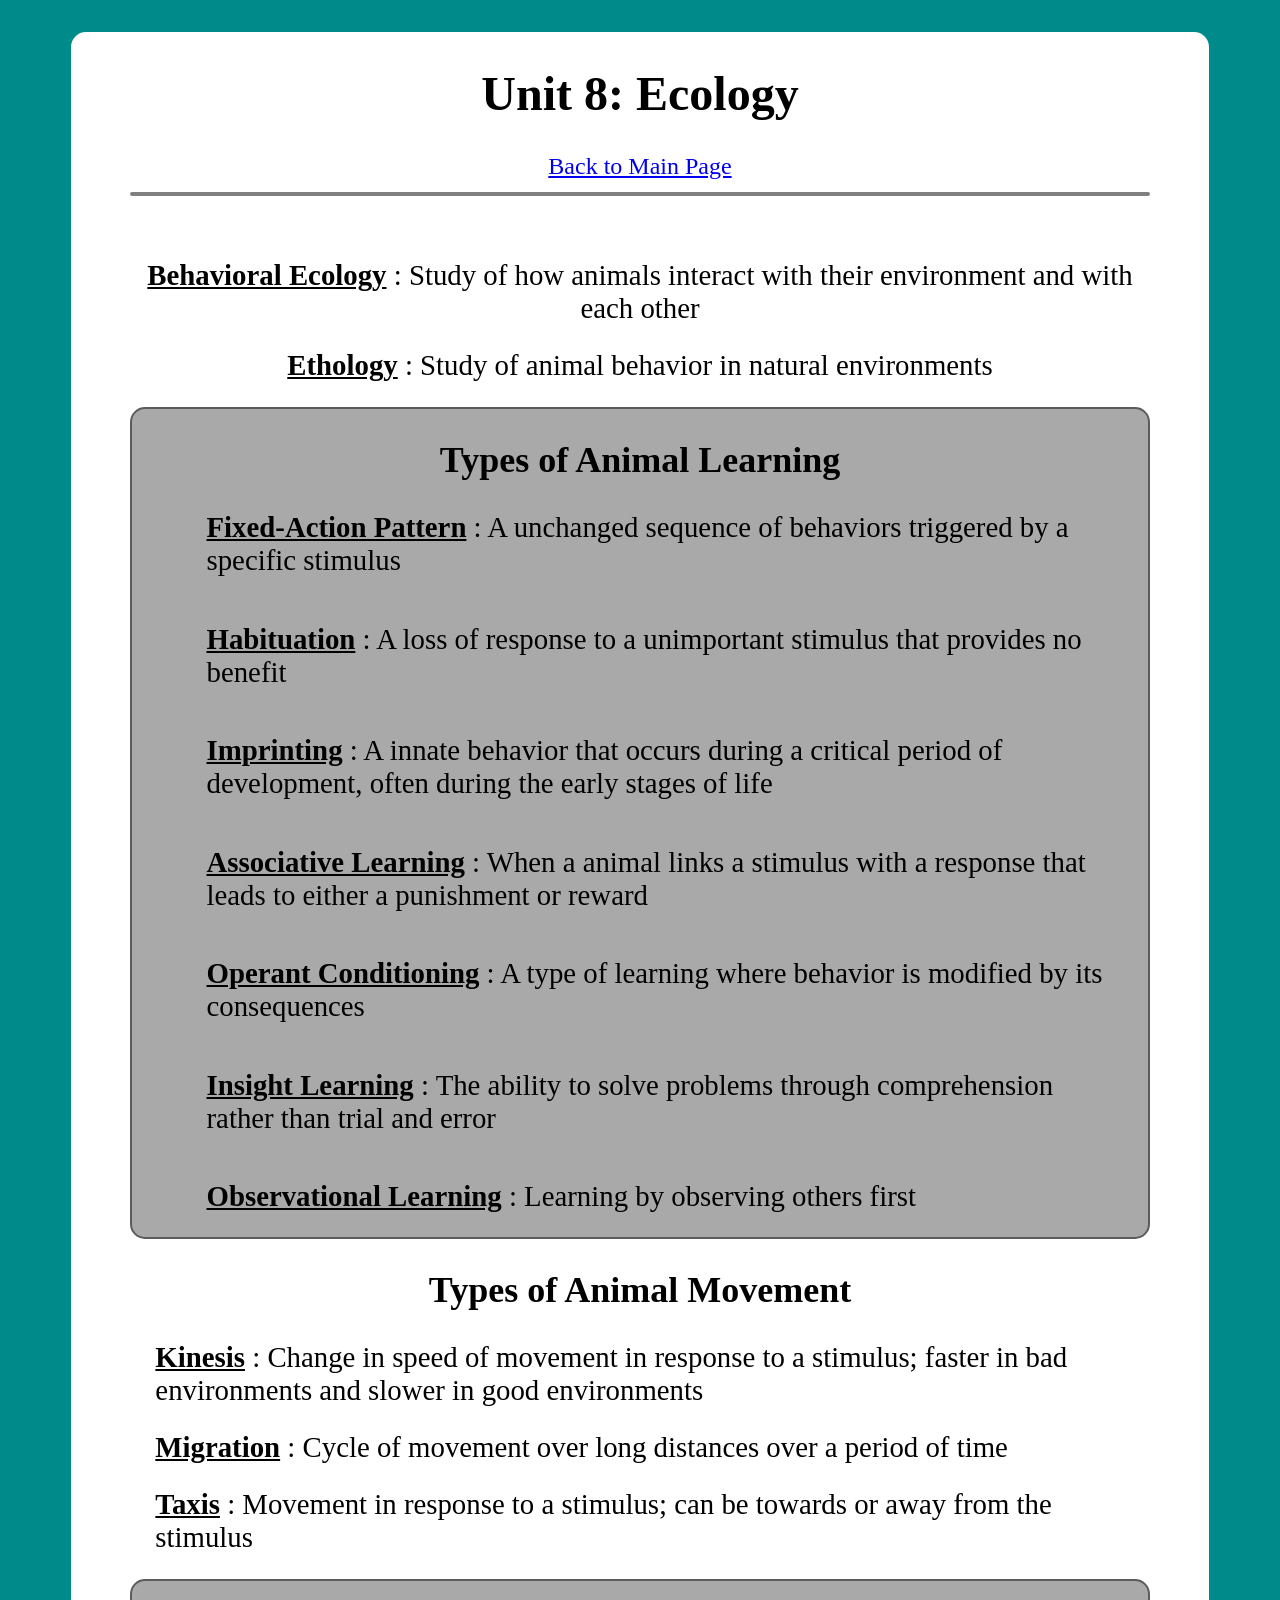
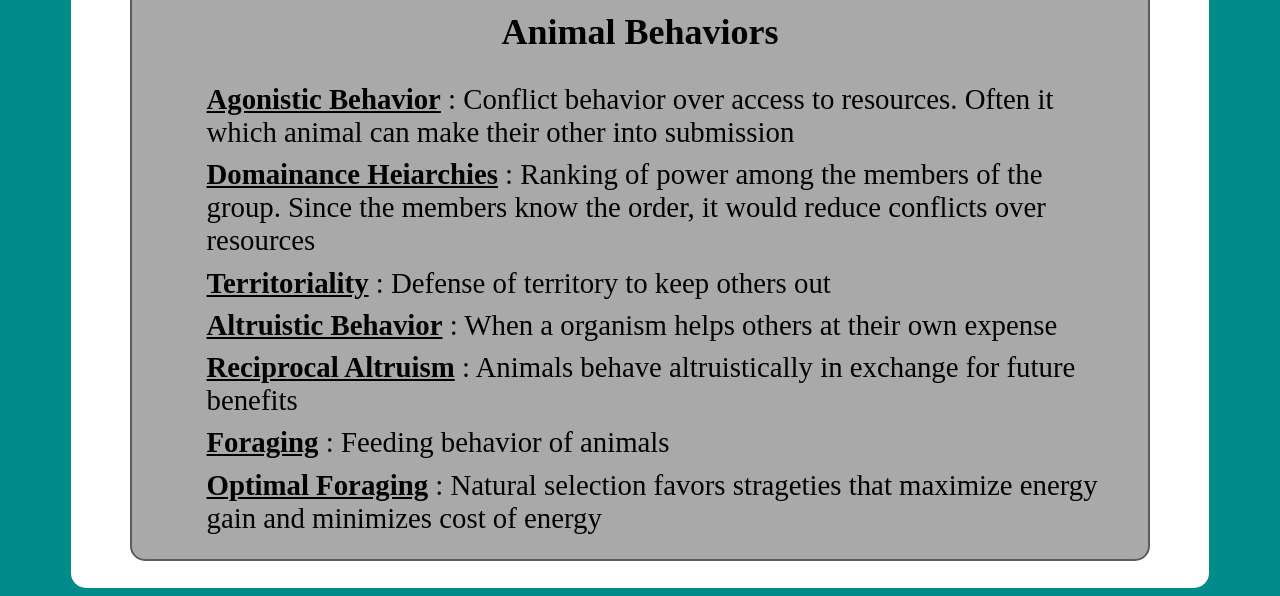
<file: APBioUnits/Unit8.html>
<!DOCTYPE html>

<html>
    <head>
        <title>
            Unit 8: Ecology
        </title>
        <link rel="stylesheet" href="Unit8.css">
    </head>
    <body>
        <div class="main">
            <h1>
                Unit 8: Ecology
            </h1>
            <a href="APBioMain.html" target="_blank" title="AP Biology Main Page">
                Back to Main Page
            </a>
            <hr id="break">
            <br>
            <div class="Part1">
                <p><big><b><u>Behavioral Ecology</u></b> : Study of how animals interact with their environment and with each other</big></p>
                <p><big><b><u>Ethology</u></b> : Study of animal behavior in natural environments</big></p>
                <div class="Part1-Box1">
                    <h2>Types of Animal Learning</h2>
                    <div class="Part1-Box1-p">
                        <ul class="List1">
                            <li><big><b><u>Fixed-Action Pattern</u></b> : A unchanged sequence of behaviors triggered by a specific stimulus</big></li>
                            <br>
                            <li><big><b><u>Habituation</u></b> : A loss of response to a unimportant stimulus that provides no benefit</big></li>
                            <br>
                            <li><big><b><u>Imprinting</u></b> : A innate behavior that occurs during a critical period of development, often during the early stages of life</big></li>
                            <br>
                            <li><big><b><u>Associative Learning</u></b> : When a animal links a stimulus with a response that leads to either a punishment or reward</big></li>
                            <br>
                            <li><big><b><u>Operant Conditioning</u></b> : A type of learning where behavior is modified by its consequences</big></li>
                            <br>
                            <li><big><b><u>Insight Learning</u></b> : The ability to solve problems through comprehension rather than trial and error</big></li>
                            <br>
                            <li><big><b><u>Observational Learning</u></b> : Learning by observing others first</big></li>
                        </ul>
                    </div>
                </div>
                <h2>Types of Animal Movement</h2>
                <div class="Part1-p2">
                    <p><big><b><u>Kinesis</u></b> : Change in speed of movement in response to a stimulus; faster in bad environments and slower in good environments</big></p>
                    <p><big><b><u>Migration</u></b> : Cycle of movement over long distances over a period of time</big></p>
                    <p><big><b><u>Taxis</u></b> : Movement in response to a stimulus; can be towards or away from the stimulus</big></p>
                </div>
                <div class="Part1-Box2">
                    <h2>Animal Behaviors</h2>
                    <div class="Part1-Box2-p">
                        <ul class="List2">
                            <li><big><b><u>Agonistic Behavior</u></b> : Conflict behavior over access to resources. Often it which animal can make their other into submission</big></li>
                            <li><big><b><u>Domainance Heiarchies</u></b> : Ranking of power among the members of the group. Since the members know the order, it would reduce conflicts over resources</big></li>
                            <li><big><b><u>Territoriality</u></b> : Defense of territory to keep others out</big></li>
                            <li><big><b><u>Altruistic Behavior</u></b> : When a organism helps others at their own expense</big></li>
                            <li><big><b><u>Reciprocal Altruism</u></b> : Animals behave altruistically in exchange for future benefits</big></li>
                            <li><big><b><u>Foraging</u></b> : Feeding behavior of animals</big></li>
                            <li><big><b><u>Optimal Foraging</u></b> : Natural selection favors strageties that maximize energy gain and minimizes cost of energy</big></li>
                        </ul>
                    </div>
                </div>
            </div>
        </div>
    </body>
</html>
</file>
<file: index.css>
body{
    text-align: center;
    font-size: 150%;
}
#Topic{
    text-shadow: -5px -5px lightgrey;
}
#alberto{
    text-shadow: 3px 3px red, -3px -3px blue;
}
#Bio{
    font-size: x-large;
    text-shadow: -3px -3px lightgrey;
}
#Claude{
    font-size: x-large;
    text-shadow: -3px -3px lightgrey;
}
</file>
<file: APBioUnits/APBioMain.css>
@import url('https://fonts.googleapis.com/css2?family=Montserrat:ital,wght@0,100..900;1,100..900&family=Roboto:ital,wght@0,100..900;1,100..900&display=swap');

body{
    border: 4px solid white;
    border-radius: 15px;
    margin-left: 10%;
    margin-right: 10%;
    margin-top: 5%;
    margin-bottom: 5%;
    text-align: center;
    font-size: large;
    overflow: hidden;
    background-color: darkcyan;
}

.container{
    background-color: white;
}

.topics{
    margin-left: 15%;
    margin-right: 15%;
}

#topics{
    background-color: white;
    border: 3px solid darkcyan;
    border-radius: 15px;
}
</file>
<file: APBioUnits/Unit3.css>
body{
    font-size: 150%;
    text-align: center;
    margin-left: 5%;
    margin-right: 5%;
    margin-top: 2.5%;
    margin-bottom: 2.5%;
    background-color: darkcyan;
}

.main{
    border: 5px solid white;
    border-radius: 15px;
    background-color: white;
    margin-left: 5%;
    margin-right: 5%;
}

#break{
    border: 2px solid grey;
    border-radius: 15px;
    margin-right: 5%;
    margin-left: 5%;
}

#enzyme{
    margin-left: 1.5%;
    margin-right: 1.5%;
}

#energy{
    margin-left: 10%;
    margin-right: 10%;
}

#photosynthesis{
    margin-left: 10%;
    margin-right: 10%;
}

#fixation{
    margin-left: 10%;
    margin-right: 10%;
}

#respiration{
    margin-left: 10%;
    margin-right: 10%;
    margin-bottom: 2.5%;
}

#fermentationtable{
    overflow: auto;
}

#calvin{
    overflow: auto;
}

#respirationimg{
    overflow: auto;
}
</file>
<file: APBioUnits/Unit6.css>
body{
    font-size: 150%;
    text-align: center;
    background-color: darkcyan;
}

.main{
    border: 2px solid white;
    border-radius: 15px;
    background-color: white;
    margin-top: 2.5%;
    margin-right: 5%;
    margin-left: 5%;
    margin-bottom: 2.5%;
}

.Part1{
    margin-left: 5%;
    margin-right: 5%;
}

.Part2{
    border: 2px solid #5c5c5c;
    border-radius: 10px;
    background-color: darkgray;
    margin-left: 5%;
    margin-right: 5%;
}

#Part2-Text{
    font-size: 90%;
    margin-right: 2.5%;
    margin-left: 2.5%;
}

.Part3{
    border: 2px solid #5c5c5c;
    border-radius: 10px;
    background-color: darkgray;
    margin-left: 5%;
    margin-right: 5%;
}

#Part3-Text{
    font-size: 90%;
    margin-right: 2.5%;
    margin-left: 2.5%;
}

.Part4{
    margin-left: 5%;
    margin-right: 5%;
    margin-bottom: -2.5%;
}

.Bacteria{
    margin-left: 5%;
    margin-right: 5%;
}

#List1{
    border: 2px solid darkgray;
    border-radius: 10px;
    background-color: darkgray;
    list-style-type: none;
    display: flex;
    justify-content: flex-start;
    padding: 0;
    font-size: 75%;
}

#List2{
    border: 2px solid white;
    border-radius: 10px;
    list-style-type: none;
    display: flex;
    justify-content: flex-start;
    padding: 0;
    font-size: 80%;
}

#List3{
    border: 2px solid white;
    border-radius: 10px;
    list-style-type: none;
    display: flex;
    justify-content: flex-start;
    padding: 0;
    font-size: 80%;
}

li{
    margin: 1%;
}

#break{
    border: 2px solid grey;
    border-radius: 15px;
    margin-left: 5%;
    margin-right: 5%;
}
</file>
<file: APBioUnits/Unit7.css>
body{
	font-size: 150%;
	text-align: center;
	background-color: darkcyan;
}

.main{
	border: 2px solid white;
	border-radius: 15px;
	background-color: white;
	margin-top: 2.5%;
	margin-right: 5%;
	margin-left: 5%;
	margin-bottom: 2.5%;
}

.Part1{
	border: 2px solid #5c5c5c;
	background-color: darkgrey;
	border-radius: 15px;
	margin-left: 5%;
	margin-right: 5%;
}

.Part2{
	margin-left: 10%;
	margin-right: 10%;
	margin-bottom: 2.5%;
}

.Part2-Text{
	text-align: left;
}

.Evo-Types{
	text-align: left;
	margin-left: 5%;
	margin-right: 5%;
}

#break{
	border: 2px solid grey;
	border-radius: 15px;
	margin-left: 5%;
	margin-right: 5%;
}
</file>
<file: APBioUnits/Unit8.css>
body{
    font-size: 150%;
    text-align: center;
    background-color: darkcyan;
}

.main{
    border: 2px solid white;
    border-radius: 15px;
    background-color: white;
    margin-top: 2.5%;
    margin-right: 5%;
    margin-left: 5%;
}

.Part1{
    margin-right: 5%;
    margin-left: 5%;
}

.Part1-Box1{
    border: 2px solid #5c5c5c;
    background-color: darkgrey;
    border-radius: 15px;
    margin-top: 2.5%;
    margin-bottom: 2.5%;
}

.Part1-Box1-p{
    text-align: left;
    margin-left: 2.5%;
    margin-right: 2.5%;
}

.Part1-Box2{
    border: 2px solid #5c5c5c;
    background-color: darkgrey;
    border-radius: 15px;
    margin-top: 2.5%;
    margin-bottom: 2.5%;
}

.Part1-Box2-p{
    text-align: left;
    margin-left: 2.5%;
    margin-right: 2.5%;
}

.Part1-p2{
    text-align: left;
    margin-left: 2.5%;
    margin-right: 2.5%;
}

.List1{
    text-align: left;
    list-style-type: none;
}

.List2{
    text-align: left;
    list-style-type: none;
}

li{
    margin: 1%;
}

#break{
	border: 2px solid grey;
	border-radius: 15px;
	margin-left: 5%;
	margin-right: 5%;
}
</file>
